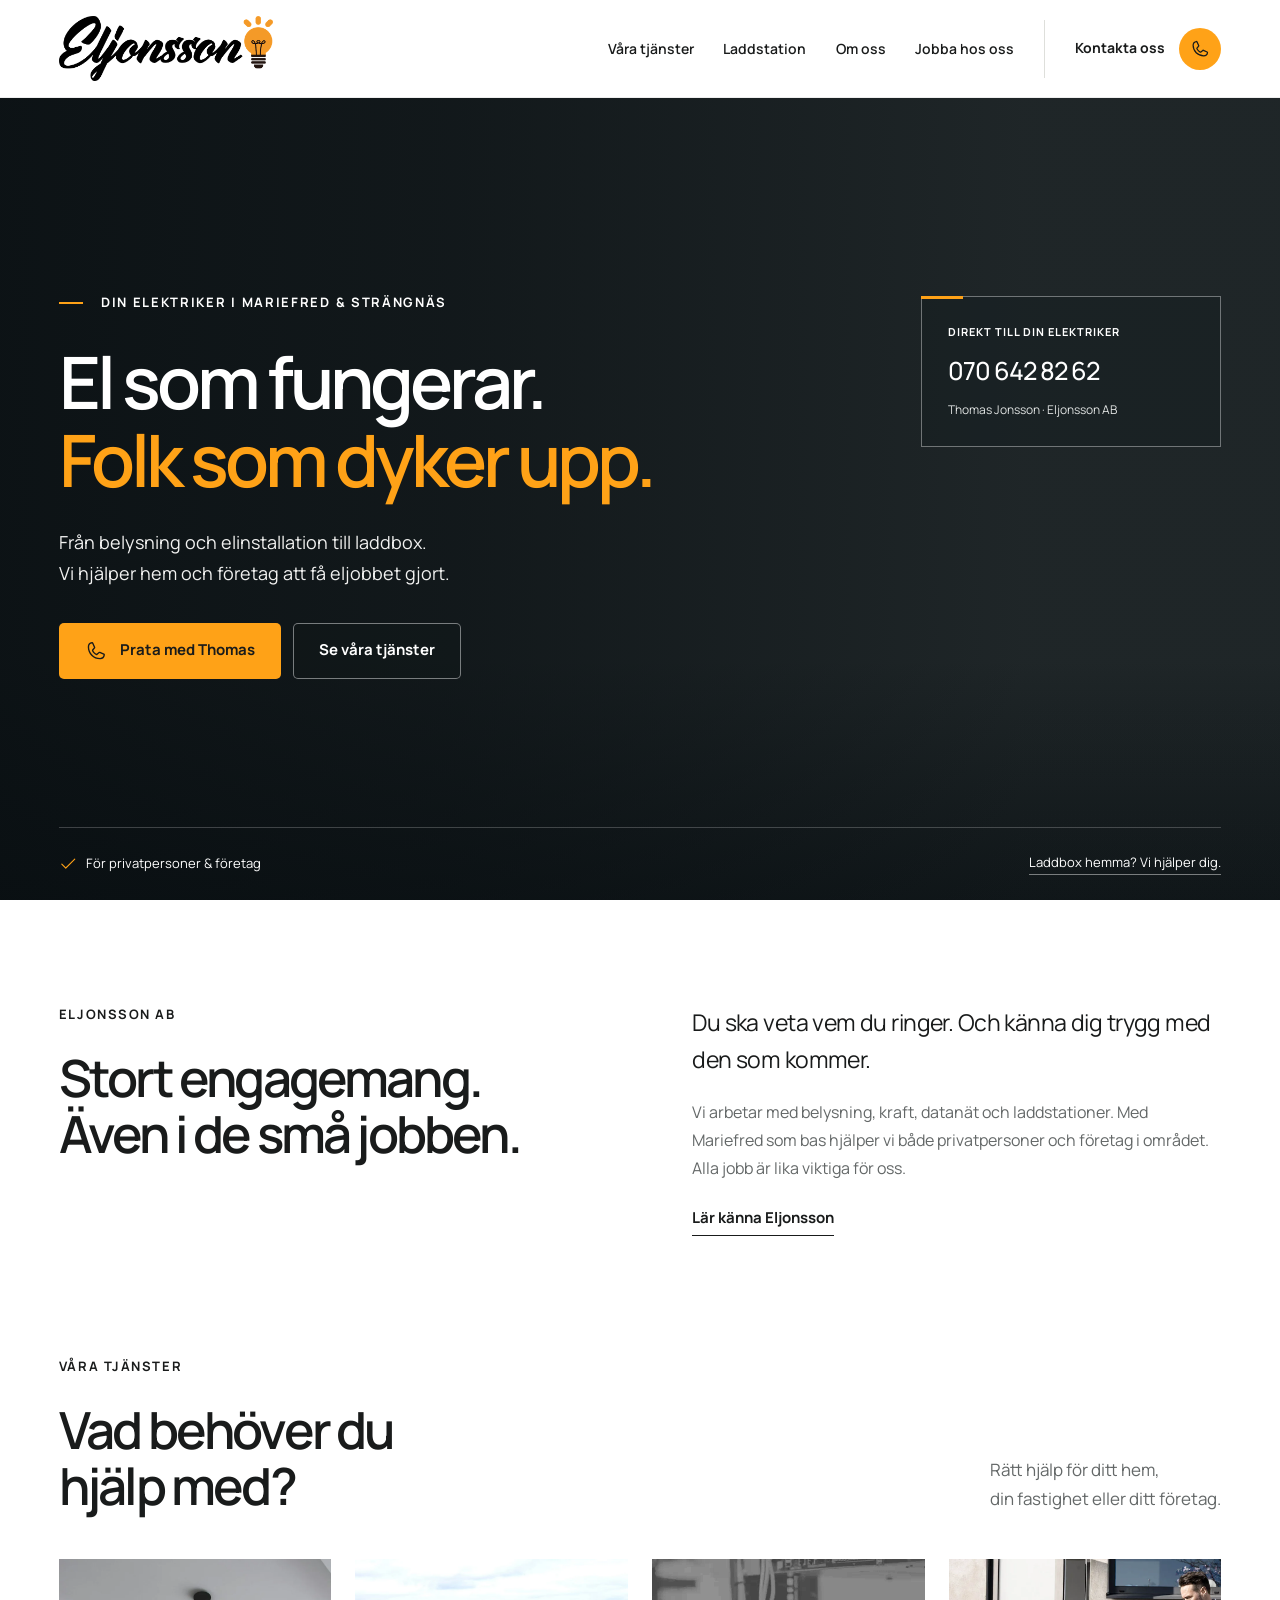
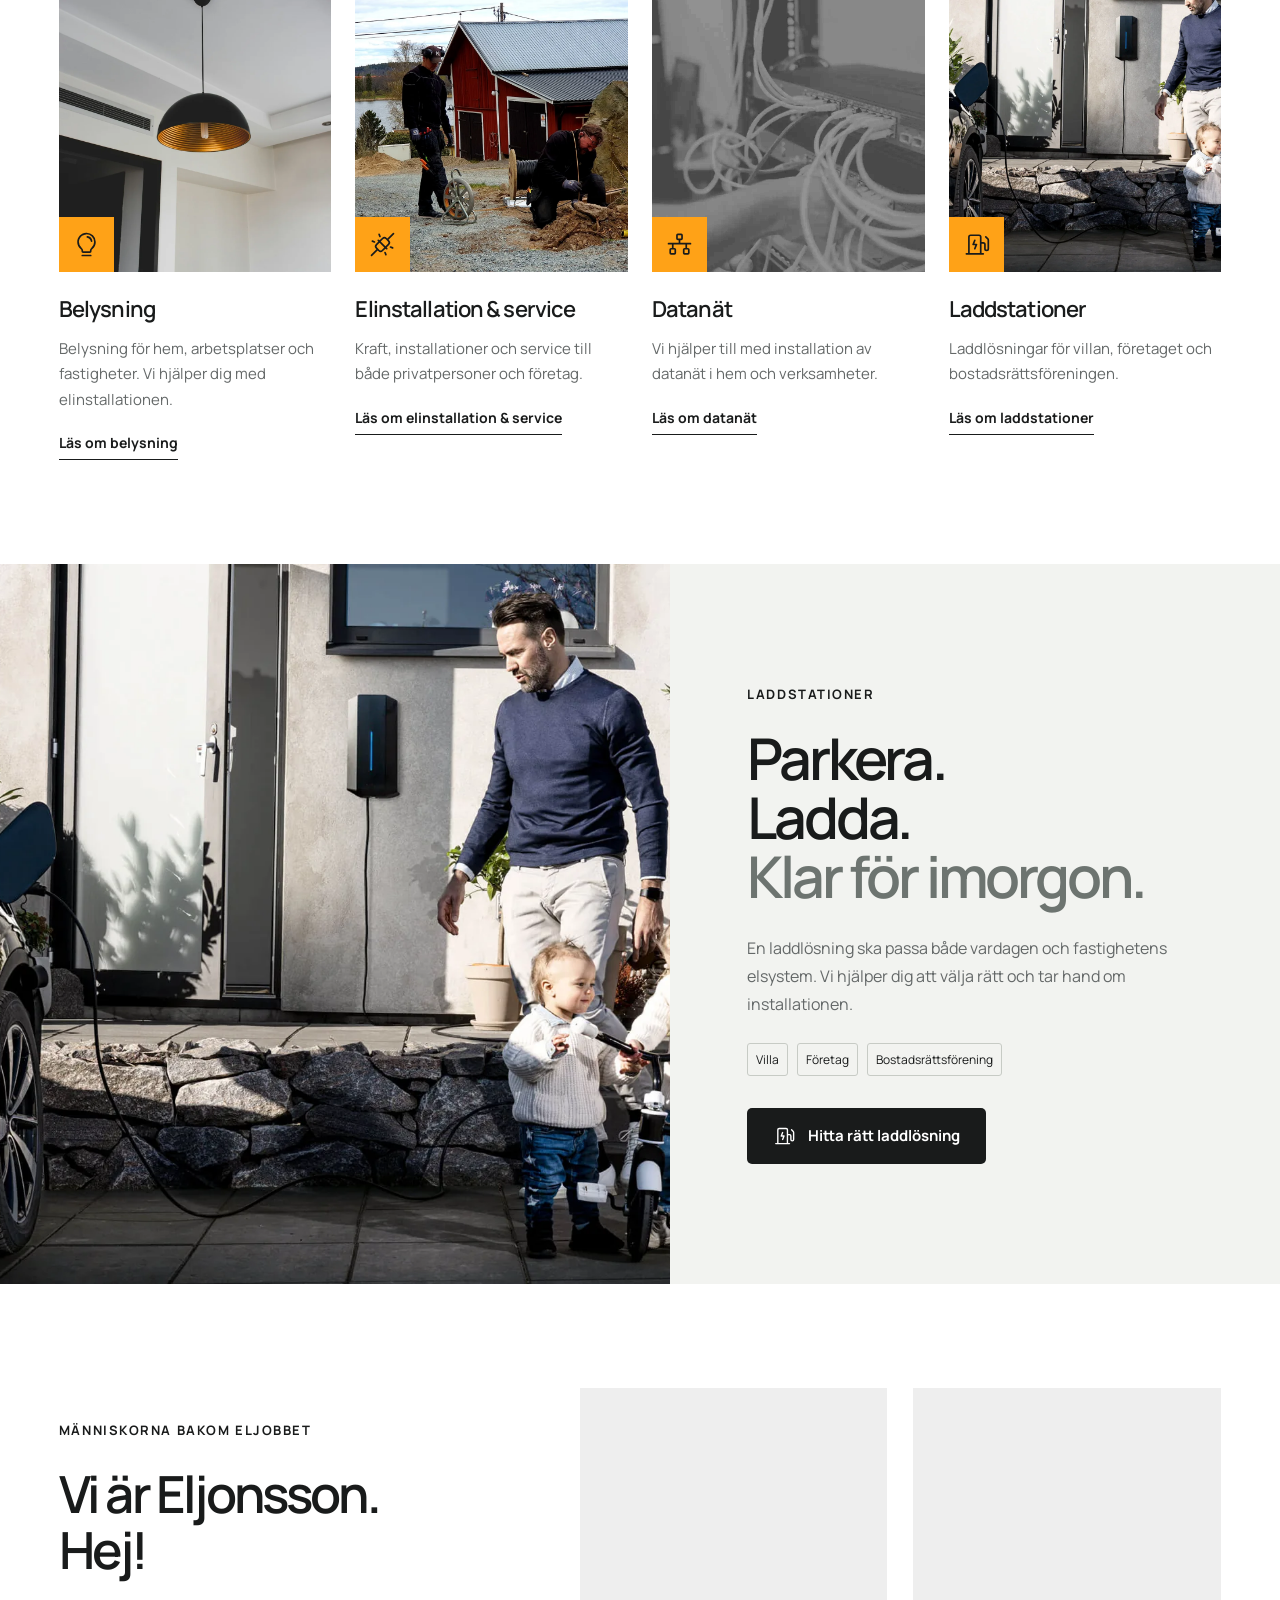
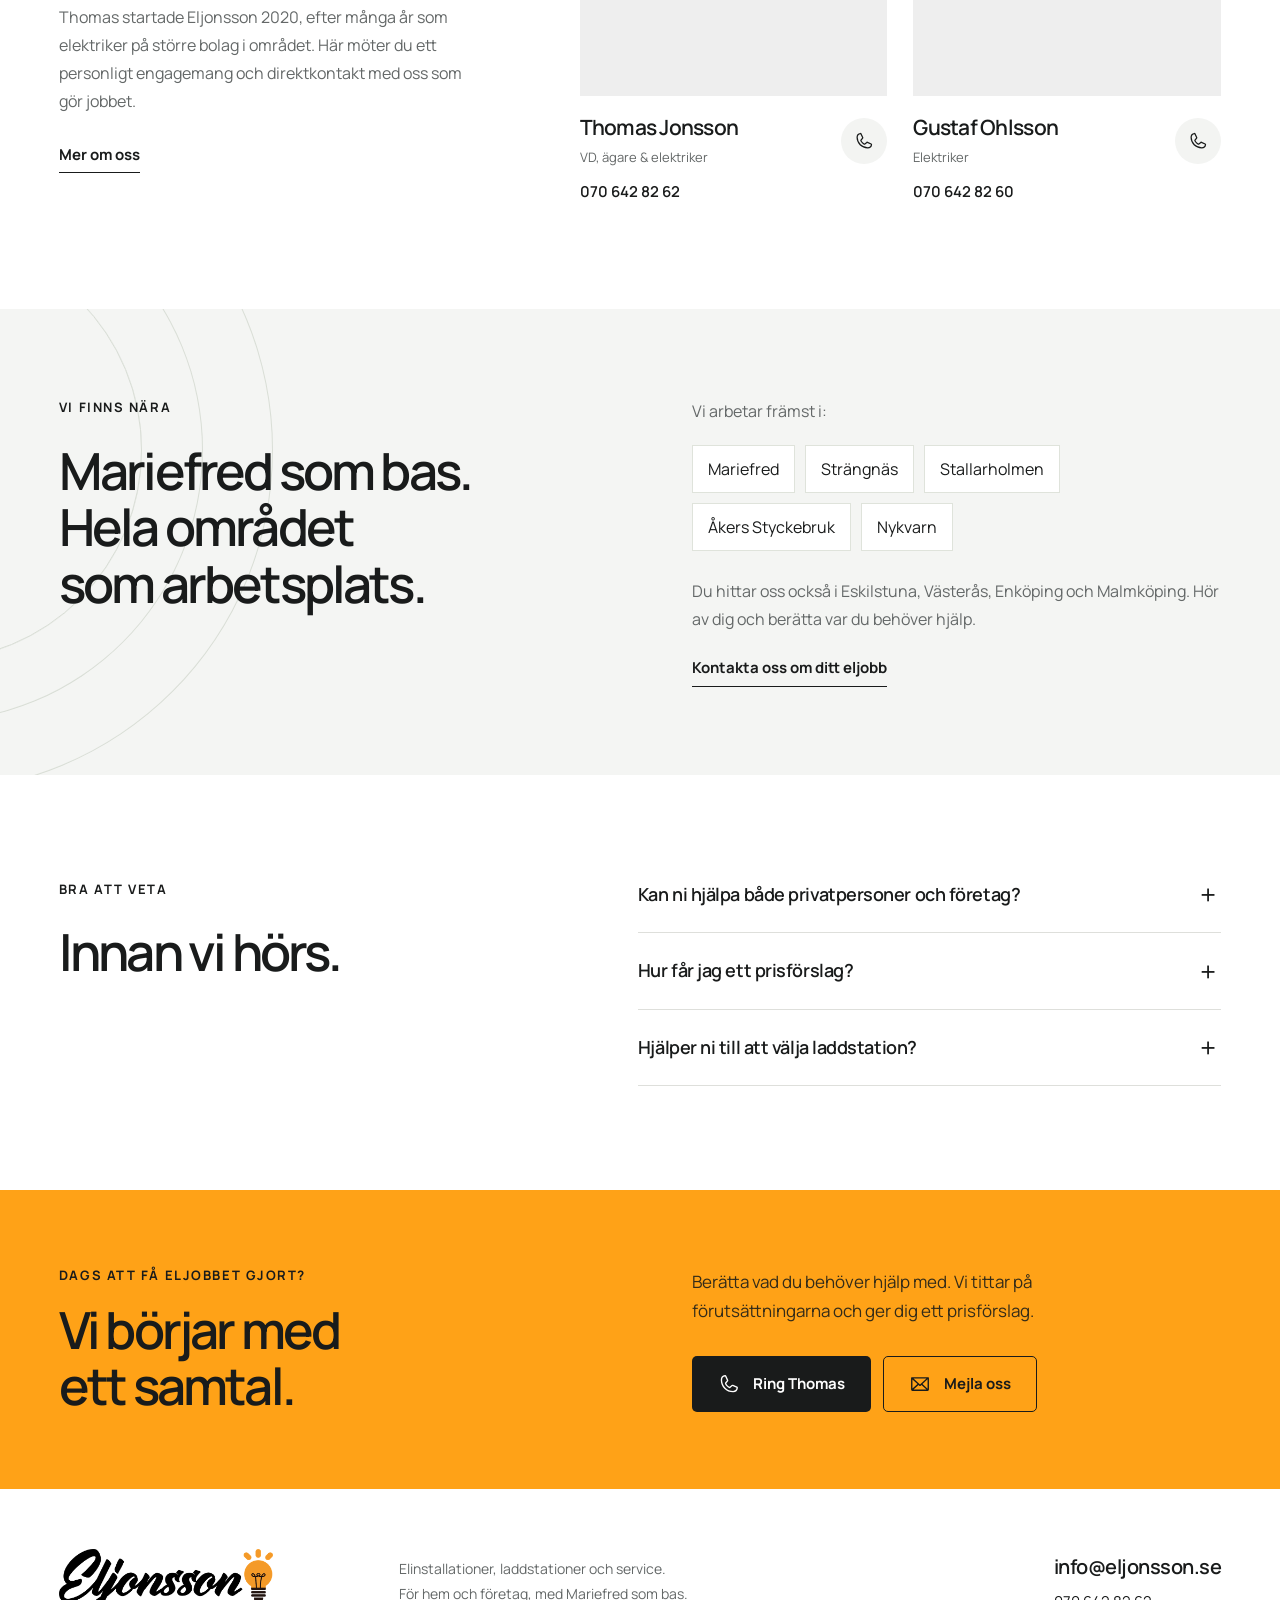
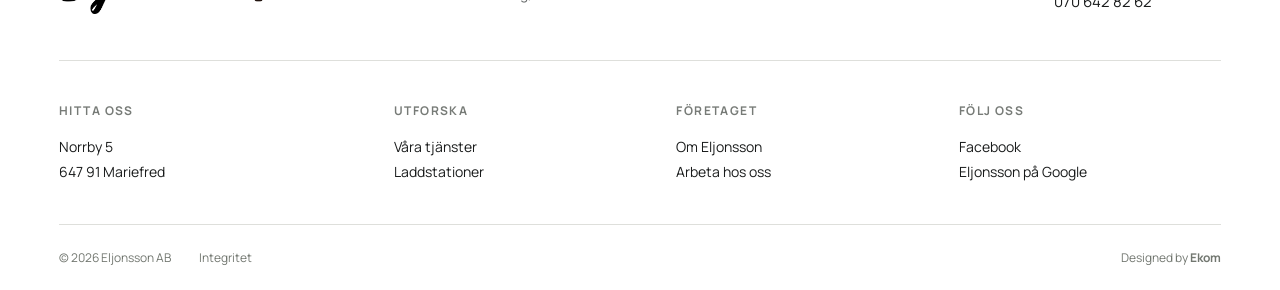
<file: index.html>
<!doctype html><html lang="sv"><head><meta charset="utf-8"><meta name="viewport" content="width=device-width, initial-scale=1"><title>Elektriker i Mariefred & Strängnäs | Eljonsson AB</title><meta name="description" content="Eljonsson hjälper privatpersoner och företag med elinstallationer, belysning, datanät och laddstationer i Mariefred, Strängnäs med omnejd."><meta name="theme-color" content="#ffa217"><link rel="canonical" href="https://eljonsson-design.carlzzon121.chatgpt.site/"><meta property="og:type" content="website"><meta property="og:locale" content="sv_SE"><meta property="og:title" content="Elektriker i Mariefred & Strängnäs | Eljonsson AB"><meta property="og:description" content="Eljonsson hjälper privatpersoner och företag med elinstallationer, belysning, datanät och laddstationer i Mariefred, Strängnäs med omnejd."><meta property="og:url" content="https://eljonsson-design.carlzzon121.chatgpt.site/"><meta property="og:image" content="https://eljonsson-design.carlzzon121.chatgpt.site/assets/hero.webp"><link rel="icon" href="assets/favicon.png"><link rel="preload" href="assets/manrope.woff2" as="font" type="font/woff2" crossorigin><link rel="stylesheet" href="styles.css"><script type="application/ld+json">{"@context": "https://schema.org", "@type": "Electrician", "name": "Eljonsson AB", "url": "https://eljonsson-design.carlzzon121.chatgpt.site", "image": "https://eljonsson-design.carlzzon121.chatgpt.site/assets/hero.webp", "email": "info@eljonsson.se", "telephone": "+46706428262", "foundingDate": "2020", "address": {"@type": "PostalAddress", "streetAddress": "Norrby 5", "postalCode": "647 91", "addressLocality": "Mariefred", "addressCountry": "SE"}, "areaServed": ["Mariefred", "Strängnäs", "Stallarholmen", "Åkers Styckebruk", "Nykvarn", "Eskilstuna", "Västerås", "Enköping", "Malmköping"], "sameAs": ["https://www.facebook.com/profile.php?id=100057179241290", "https://maps.app.goo.gl/cDeoaxo41SnonrHq8"]}</script><script src="script.js" defer></script></head><body class="home"><a class="skip" href="#main">Hoppa till innehåll</a><header class="header"><a class="brand" href="index.html" aria-label="Eljonsson – startsida"><img src="assets/logo.png" width="235" height="72" alt="Eljonsson AB"></a><nav class="desktop-nav" aria-label="Huvudmeny"><a href="tjanster.html">Våra tjänster</a><a href="laddstation.html">Laddstation</a><a href="om-oss.html">Om oss</a><a href="arbeta-hos-oss.html">Jobba hos oss</a></nav><a class="header-contact" href="kontakt.html">Kontakta oss <svg class="icon" viewBox="0 0 256 256" fill="currentColor" aria-hidden="true"><path d="M222.37,158.46l-47.11-21.11-.13-.06a16,16,0,0,0-15.17,1.4,8.12,8.12,0,0,0-.75.56L134.87,160c-15.42-7.49-31.34-23.29-38.83-38.51l20.78-24.71c.2-.25.39-.5.57-.77a16,16,0,0,0,1.32-15.06l0-.12L97.54,33.64a16,16,0,0,0-16.62-9.52A56.26,56.26,0,0,0,32,80c0,79.4,64.6,144,144,144a56.26,56.26,0,0,0,55.88-48.92A16,16,0,0,0,222.37,158.46ZM176,208A128.14,128.14,0,0,1,48,80,40.2,40.2,0,0,1,82.87,40a.61.61,0,0,0,0,.12l21,47L83.2,111.86a6.13,6.13,0,0,0-.57.77,16,16,0,0,0-1,15.7c9.06,18.53,27.73,37.06,46.46,46.11a16,16,0,0,0,15.75-1.14,8.44,8.44,0,0,0,.74-.56L168.89,152l47,21.05h0s.08,0,.11,0A40.21,40.21,0,0,1,176,208Z"/></svg></a><button class="menu-toggle" aria-expanded="false" aria-controls="mobile-menu"><svg class="icon" viewBox="0 0 256 256" fill="currentColor" aria-hidden="true"><path d="M224,128a8,8,0,0,1-8,8H40a8,8,0,0,1,0-16H216A8,8,0,0,1,224,128ZM40,72H216a8,8,0,0,0,0-16H40a8,8,0,0,0,0,16ZM216,184H40a8,8,0,0,0,0,16H216a8,8,0,0,0,0-16Z"/></svg><span>Meny</span></button></header><nav id="mobile-menu" class="mobile-menu" aria-label="Mobilmeny" hidden><a href="tjanster.html">Våra tjänster</a><a href="laddstation.html">Laddstation</a><a href="om-oss.html">Om oss</a><a href="arbeta-hos-oss.html">Jobba hos oss</a><a href="kontakt.html">Kontakt</a><a class="mobile-phone" href="tel:+46706428262"><svg class="icon" viewBox="0 0 256 256" fill="currentColor" aria-hidden="true"><path d="M222.37,158.46l-47.11-21.11-.13-.06a16,16,0,0,0-15.17,1.4,8.12,8.12,0,0,0-.75.56L134.87,160c-15.42-7.49-31.34-23.29-38.83-38.51l20.78-24.71c.2-.25.39-.5.57-.77a16,16,0,0,0,1.32-15.06l0-.12L97.54,33.64a16,16,0,0,0-16.62-9.52A56.26,56.26,0,0,0,32,80c0,79.4,64.6,144,144,144a56.26,56.26,0,0,0,55.88-48.92A16,16,0,0,0,222.37,158.46ZM176,208A128.14,128.14,0,0,1,48,80,40.2,40.2,0,0,1,82.87,40a.61.61,0,0,0,0,.12l21,47L83.2,111.86a6.13,6.13,0,0,0-.57.77,16,16,0,0,0-1,15.7c9.06,18.53,27.73,37.06,46.46,46.11a16,16,0,0,0,15.75-1.14,8.44,8.44,0,0,0,.74-.56L168.89,152l47,21.05h0s.08,0,.11,0A40.21,40.21,0,0,1,176,208Z"/></svg>070 642 82 62</a><a class="mobile-email" href="mailto:info@eljonsson.se">info@eljonsson.se</a></nav><main id="main"><section class="hero"><picture><source media="(max-width: 640px)" srcset="assets/hero-mobile.webp"><img class="hero-image" src="assets/hero.webp" alt="Elektriker i arbete med en elinstallation" loading="eager" decoding="async" fetchpriority="high" width="1200" height="800"></picture><div class="hero-shade"></div><div class="hero-content wrap"><div class="hero-copy"><span class="eyebrow hero-eyebrow">Din elektriker i Mariefred & Strängnäs</span><h1>El som fungerar.<br><span>Folk som<br class="mobile-break"> dyker upp.</span></h1><p>Från belysning och elinstallation till laddbox.<br class="desktop-break"> Vi hjälper hem och företag att få eljobbet gjort.</p><div class="actions"><a class="button primary" href="tel:+46706428262"><svg class="icon" viewBox="0 0 256 256" fill="currentColor" aria-hidden="true"><path d="M222.37,158.46l-47.11-21.11-.13-.06a16,16,0,0,0-15.17,1.4,8.12,8.12,0,0,0-.75.56L134.87,160c-15.42-7.49-31.34-23.29-38.83-38.51l20.78-24.71c.2-.25.39-.5.57-.77a16,16,0,0,0,1.32-15.06l0-.12L97.54,33.64a16,16,0,0,0-16.62-9.52A56.26,56.26,0,0,0,32,80c0,79.4,64.6,144,144,144a56.26,56.26,0,0,0,55.88-48.92A16,16,0,0,0,222.37,158.46ZM176,208A128.14,128.14,0,0,1,48,80,40.2,40.2,0,0,1,82.87,40a.61.61,0,0,0,0,.12l21,47L83.2,111.86a6.13,6.13,0,0,0-.57.77,16,16,0,0,0-1,15.7c9.06,18.53,27.73,37.06,46.46,46.11a16,16,0,0,0,15.75-1.14,8.44,8.44,0,0,0,.74-.56L168.89,152l47,21.05h0s.08,0,.11,0A40.21,40.21,0,0,1,176,208Z"/></svg>Prata med Thomas</a><a class="button outline" href="tjanster.html">Se våra tjänster</a></div></div><div class="hero-contact"><span class="eyebrow">Direkt till din elektriker</span><a href="tel:+46706428262">070 642 82 62</a><span>Thomas Jonsson · Eljonsson AB</span></div></div><div class="hero-base wrap"><span><svg class="icon" viewBox="0 0 256 256" fill="currentColor" aria-hidden="true"><path d="M229.66,77.66l-128,128a8,8,0,0,1-11.32,0l-56-56a8,8,0,0,1,11.32-11.32L96,188.69,218.34,66.34a8,8,0,0,1,11.32,11.32Z"/></svg>För privatpersoner & företag</span><a href="laddstation.html">Laddbox hemma? Vi hjälper dig.</a></div></section>
<section class="intro-section section wrap"><div><span class="eyebrow">Eljonsson AB</span><h2>Stort engagemang.<br>Även i de små jobben.</h2></div><div class="intro-copy"><p class="lead">Du ska veta vem du ringer. Och känna dig trygg med den som kommer.</p><p>Vi arbetar med belysning, kraft, datanät och laddstationer. Med Mariefred som bas hjälper vi både privatpersoner och företag i området. Alla jobb är lika viktiga för oss.</p><a class="text-link" href="om-oss.html">Lär känna Eljonsson</a></div></section>
<section class="services section wrap" id="tjanster"><div class="section-head"><div><span class="eyebrow">Våra tjänster</span><h2>Vad behöver du<br>hjälp med?</h2></div><p>Rätt hjälp för ditt hem,<br>din fastighet eller ditt företag.</p></div><div class="service-grid"><a class="service-card" href="belysning.html"><div class="service-photo"><img class="" src="assets/belysning.webp" alt="Belysning" loading="lazy" decoding="async" width="1200" height="800"><span class="service-icon"><svg class="icon" viewBox="0 0 256 256" fill="currentColor" aria-hidden="true"><path d="M176,232a8,8,0,0,1-8,8H88a8,8,0,0,1,0-16h80A8,8,0,0,1,176,232Zm40-128a87.55,87.55,0,0,1-33.64,69.21A16.24,16.24,0,0,0,176,186v6a16,16,0,0,1-16,16H96a16,16,0,0,1-16-16v-6a16,16,0,0,0-6.23-12.66A87.59,87.59,0,0,1,40,104.49C39.74,56.83,78.26,17.14,125.88,16A88,88,0,0,1,216,104Zm-16,0a72,72,0,0,0-73.74-72c-39,.92-70.47,33.39-70.26,72.39a71.65,71.65,0,0,0,27.64,56.3A32,32,0,0,1,96,186v6h64v-6a32.15,32.15,0,0,1,12.47-25.35A71.65,71.65,0,0,0,200,104Zm-16.11-9.34a57.6,57.6,0,0,0-46.56-46.55,8,8,0,0,0-2.66,15.78c16.57,2.79,30.63,16.85,33.44,33.45A8,8,0,0,0,176,104a9,9,0,0,0,1.35-.11A8,8,0,0,0,183.89,94.66Z"/></svg></span></div><h3>Belysning</h3><p>Belysning för hem, arbetsplatser och fastigheter. Vi hjälper dig med elinstallationen.</p><span class="text-link">Läs om belysning</span></a><a class="service-card" href="elinstallation.html"><div class="service-photo"><img class="" src="assets/elinstallation.webp" alt="Elinstallation &amp; service" loading="lazy" decoding="async" width="1200" height="800"><span class="service-icon"><svg class="icon" viewBox="0 0 256 256" fill="currentColor" aria-hidden="true"><path d="M237.66,18.34a8,8,0,0,0-11.32,0l-52.4,52.41-5.37-5.38a32.05,32.05,0,0,0-45.26,0L100,88.69l-6.34-6.35A8,8,0,0,0,82.34,93.66L88.69,100,65.37,123.31a32,32,0,0,0,0,45.26l5.38,5.37-52.41,52.4a8,8,0,0,0,11.32,11.32l52.4-52.41,5.37,5.38a32,32,0,0,0,45.26,0L156,167.31l6.34,6.35a8,8,0,0,0,11.32-11.32L167.31,156l23.32-23.31a32,32,0,0,0,0-45.26l-5.38-5.37,52.41-52.4A8,8,0,0,0,237.66,18.34Zm-116.29,161a16,16,0,0,1-22.62,0L76.69,157.25a16,16,0,0,1,0-22.62L100,111.31,144.69,156Zm57.94-57.94L156,144.69,111.31,100l23.32-23.31a16,16,0,0,1,22.62,0l22.06,22A16,16,0,0,1,179.31,121.37ZM88.57,35A8,8,0,0,1,103.43,29l8,20A8,8,0,0,1,96.57,55ZM24.57,93A8,8,0,0,1,35,88.57l20,8A8,8,0,0,1,49,111.43l-20-8A8,8,0,0,1,24.57,93ZM231.43,163a8,8,0,0,1-10.4,4.46l-20-8A8,8,0,1,1,207,144.57l20,8A8,8,0,0,1,231.43,163Zm-64,58.06A8,8,0,0,1,152.57,227l-8-20A8,8,0,0,1,159.43,201Z"/></svg></span></div><h3>Elinstallation & service</h3><p>Kraft, installationer och service till både privatpersoner och företag.</p><span class="text-link">Läs om elinstallation & service</span></a><a class="service-card" href="datanat.html"><div class="service-photo"><img class="" src="assets/datanat.webp" alt="Datanät" loading="lazy" decoding="async" width="1200" height="800"><span class="service-icon"><svg class="icon" viewBox="0 0 256 256" fill="currentColor" aria-hidden="true"><path d="M232,112H136V88h8a16,16,0,0,0,16-16V40a16,16,0,0,0-16-16H112A16,16,0,0,0,96,40V72a16,16,0,0,0,16,16h8v24H24a8,8,0,0,0,0,16H56v32H48a16,16,0,0,0-16,16v32a16,16,0,0,0,16,16H80a16,16,0,0,0,16-16V176a16,16,0,0,0-16-16H72V128H184v32h-8a16,16,0,0,0-16,16v32a16,16,0,0,0,16,16h32a16,16,0,0,0,16-16V176a16,16,0,0,0-16-16h-8V128h32a8,8,0,0,0,0-16ZM112,40h32V72H112ZM80,208H48V176H80Zm128,0H176V176h32Z"/></svg></span></div><h3>Datanät</h3><p>Vi hjälper till med installation av datanät i hem och verksamheter.</p><span class="text-link">Läs om datanät</span></a><a class="service-card" href="laddstation.html"><div class="service-photo"><img class="" src="assets/laddstation.webp" alt="Laddstationer" loading="lazy" decoding="async" width="1200" height="800"><span class="service-icon"><svg class="icon" viewBox="0 0 256 256" fill="currentColor" aria-hidden="true"><path d="M134.62,123.51a8,8,0,0,1,.81,7.46l-16,40A8,8,0,0,1,104.57,165l11.61-29H96a8,8,0,0,1-7.43-11l16-40A8,8,0,1,1,119.43,91l-11.61,29H128A8,8,0,0,1,134.62,123.51ZM248,86.63V168a24,24,0,0,1-48,0V128a8,8,0,0,0-8-8H176v88h16a8,8,0,0,1,0,16H32a8,8,0,0,1,0-16H48V56A24,24,0,0,1,72,32h80a24,24,0,0,1,24,24v48h16a24,24,0,0,1,24,24v40a8,8,0,0,0,16,0V86.63A8,8,0,0,0,229.66,81L210.34,61.66a8,8,0,0,1,11.32-11.32L241,69.66A23.85,23.85,0,0,1,248,86.63ZM160,208V56a8,8,0,0,0-8-8H72a8,8,0,0,0-8,8V208Z"/></svg></span></div><h3>Laddstationer</h3><p>Laddlösningar för villan, företaget och bostadsrättsföreningen.</p><span class="text-link">Läs om laddstationer</span></a></div></section>
<section class="charging-feature"><div class="charging-image"><img class="" src="assets/laddstation.webp" alt="Laddstation för elbil vid en bostad" loading="lazy" decoding="async" width="1200" height="800"></div><div class="charging-copy"><span class="eyebrow">Laddstationer</span><h2>Parkera.<br>Ladda.<br><span>Klar för imorgon.</span></h2><p>En laddlösning ska passa både vardagen och fastighetens elsystem. Vi hjälper dig att välja rätt och tar hand om installationen.</p><div class="audience"><span>Villa</span><span>Företag</span><span>Bostadsrättsförening</span></div><a class="button dark" href="laddstation.html"><svg class="icon" viewBox="0 0 256 256" fill="currentColor" aria-hidden="true"><path d="M134.62,123.51a8,8,0,0,1,.81,7.46l-16,40A8,8,0,0,1,104.57,165l11.61-29H96a8,8,0,0,1-7.43-11l16-40A8,8,0,1,1,119.43,91l-11.61,29H128A8,8,0,0,1,134.62,123.51ZM248,86.63V168a24,24,0,0,1-48,0V128a8,8,0,0,0-8-8H176v88h16a8,8,0,0,1,0,16H32a8,8,0,0,1,0-16H48V56A24,24,0,0,1,72,32h80a24,24,0,0,1,24,24v48h16a24,24,0,0,1,24,24v40a8,8,0,0,0,16,0V86.63A8,8,0,0,0,229.66,81L210.34,61.66a8,8,0,0,1,11.32-11.32L241,69.66A23.85,23.85,0,0,1,248,86.63ZM160,208V56a8,8,0,0,0-8-8H72a8,8,0,0,0-8,8V208Z"/></svg>Hitta rätt laddlösning</a></div></section>
<section class="section wrap people-section"><div class="people-intro"><span class="eyebrow">Människorna bakom eljobbet</span><h2>Vi är Eljonsson.<br>Hej!</h2><p>Thomas startade Eljonsson 2020, efter många år som elektriker på större bolag i området. Här möter du ett personligt engagemang och direktkontakt med oss som gör jobbet.</p><a class="text-link" href="om-oss.html">Mer om oss</a></div><div class="team-grid"><article class="person"><img class="" src="assets/thomas.webp" alt="Thomas Jonsson, ägare och elektriker på Eljonsson" loading="lazy" decoding="async" width="1200" height="800"><div class="person-caption"><div><h3>Thomas Jonsson</h3><p>VD, ägare & elektriker</p></div><a href="tel:+46706428262" aria-label="Ring Thomas Jonsson"><svg class="icon" viewBox="0 0 256 256" fill="currentColor" aria-hidden="true"><path d="M222.37,158.46l-47.11-21.11-.13-.06a16,16,0,0,0-15.17,1.4,8.12,8.12,0,0,0-.75.56L134.87,160c-15.42-7.49-31.34-23.29-38.83-38.51l20.78-24.71c.2-.25.39-.5.57-.77a16,16,0,0,0,1.32-15.06l0-.12L97.54,33.64a16,16,0,0,0-16.62-9.52A56.26,56.26,0,0,0,32,80c0,79.4,64.6,144,144,144a56.26,56.26,0,0,0,55.88-48.92A16,16,0,0,0,222.37,158.46ZM176,208A128.14,128.14,0,0,1,48,80,40.2,40.2,0,0,1,82.87,40a.61.61,0,0,0,0,.12l21,47L83.2,111.86a6.13,6.13,0,0,0-.57.77,16,16,0,0,0-1,15.7c9.06,18.53,27.73,37.06,46.46,46.11a16,16,0,0,0,15.75-1.14,8.44,8.44,0,0,0,.74-.56L168.89,152l47,21.05h0s.08,0,.11,0A40.21,40.21,0,0,1,176,208Z"/></svg></a></div><a class="person-number" href="tel:+46706428262">070 642 82 62</a></article><article class="person"><img class="" src="assets/gustaf.webp" alt="Gustaf Ohlsson, elektriker på Eljonsson" loading="lazy" decoding="async" width="1200" height="800"><div class="person-caption"><div><h3>Gustaf Ohlsson</h3><p>Elektriker</p></div><a href="tel:+46706428260" aria-label="Ring Gustaf Ohlsson"><svg class="icon" viewBox="0 0 256 256" fill="currentColor" aria-hidden="true"><path d="M222.37,158.46l-47.11-21.11-.13-.06a16,16,0,0,0-15.17,1.4,8.12,8.12,0,0,0-.75.56L134.87,160c-15.42-7.49-31.34-23.29-38.83-38.51l20.78-24.71c.2-.25.39-.5.57-.77a16,16,0,0,0,1.32-15.06l0-.12L97.54,33.64a16,16,0,0,0-16.62-9.52A56.26,56.26,0,0,0,32,80c0,79.4,64.6,144,144,144a56.26,56.26,0,0,0,55.88-48.92A16,16,0,0,0,222.37,158.46ZM176,208A128.14,128.14,0,0,1,48,80,40.2,40.2,0,0,1,82.87,40a.61.61,0,0,0,0,.12l21,47L83.2,111.86a6.13,6.13,0,0,0-.57.77,16,16,0,0,0-1,15.7c9.06,18.53,27.73,37.06,46.46,46.11a16,16,0,0,0,15.75-1.14,8.44,8.44,0,0,0,.74-.56L168.89,152l47,21.05h0s.08,0,.11,0A40.21,40.21,0,0,1,176,208Z"/></svg></a></div><a class="person-number" href="tel:+46706428260">070 642 82 60</a></article></div></section>
<section class="area-section"><div class="wrap area-inner"><div><span class="eyebrow">Vi finns nära</span><h2>Mariefred som bas.<br>Hela området<br>som arbetsplats.</h2></div><div><p>Vi arbetar främst i:</p><div class="area-tags"><span>Mariefred</span><span>Strängnäs</span><span>Stallarholmen</span><span>Åkers Styckebruk</span><span>Nykvarn</span></div><p>Du hittar oss också i Eskilstuna, Västerås, Enköping och Malmköping. Hör av dig och berätta var du behöver hjälp.</p><a class="text-link" href="kontakt.html">Kontakta oss om ditt eljobb</a></div></div></section>
<section class="section wrap faq-section"><div><span class="eyebrow">Bra att veta</span><h2>Innan vi hörs.</h2></div><div class="faq-list"><details><summary>Kan ni hjälpa både privatpersoner och företag?</summary><p>Ja. Vi gör elinstallationer, installerar laddstationer och arbetar med data och service för både privatpersoner och företag.</p></details><details><summary>Hur får jag ett prisförslag?</summary><p>Ring Thomas eller Gustaf, eller mejla info@eljonsson.se. Berätta vad du behöver hjälp med och var jobbet ska göras. Vi tittar på förutsättningarna och ger dig ett prisförslag.</p></details><details><summary>Hjälper ni till att välja laddstation?</summary><p>Ja. Vi hjälper dig genom processen, från val av laddstation som passar behovet och fastighetens elsystem till installation.</p></details></div></section><section class="contact-band"><div class="wrap contact-band-inner"><div><span class="eyebrow">Dags att få eljobbet gjort?</span><h2>Vi börjar med<br>ett samtal.</h2></div><div><p>Berätta vad du behöver hjälp med. Vi tittar på förutsättningarna och ger dig ett prisförslag.</p><div class="actions"><a class="button dark" href="tel:+46706428262"><svg class="icon" viewBox="0 0 256 256" fill="currentColor" aria-hidden="true"><path d="M222.37,158.46l-47.11-21.11-.13-.06a16,16,0,0,0-15.17,1.4,8.12,8.12,0,0,0-.75.56L134.87,160c-15.42-7.49-31.34-23.29-38.83-38.51l20.78-24.71c.2-.25.39-.5.57-.77a16,16,0,0,0,1.32-15.06l0-.12L97.54,33.64a16,16,0,0,0-16.62-9.52A56.26,56.26,0,0,0,32,80c0,79.4,64.6,144,144,144a56.26,56.26,0,0,0,55.88-48.92A16,16,0,0,0,222.37,158.46ZM176,208A128.14,128.14,0,0,1,48,80,40.2,40.2,0,0,1,82.87,40a.61.61,0,0,0,0,.12l21,47L83.2,111.86a6.13,6.13,0,0,0-.57.77,16,16,0,0,0-1,15.7c9.06,18.53,27.73,37.06,46.46,46.11a16,16,0,0,0,15.75-1.14,8.44,8.44,0,0,0,.74-.56L168.89,152l47,21.05h0s.08,0,.11,0A40.21,40.21,0,0,1,176,208Z"/></svg>Ring Thomas</a><a class="button outline-dark" href="mailto:info@eljonsson.se"><svg class="icon" viewBox="0 0 256 256" fill="currentColor" aria-hidden="true"><path d="M224,48H32a8,8,0,0,0-8,8V192a16,16,0,0,0,16,16H216a16,16,0,0,0,16-16V56A8,8,0,0,0,224,48Zm-96,85.15L52.57,64H203.43ZM98.71,128,40,181.81V74.19Zm11.84,10.85,12,11.05a8,8,0,0,0,10.82,0l12-11.05,58,53.15H52.57ZM157.29,128,216,74.18V181.82Z"/></svg>Mejla oss</a></div></div></div></section></main><footer class="footer"><div class="footer-top wrap"><a href="index.html" class="brand"><img src="assets/logo.png" width="235" height="72" alt="Eljonsson AB"></a><p>Elinstallationer, laddstationer och service.<br>För hem och företag, med Mariefred som bas.</p><div class="footer-contact"><a href="mailto:info@eljonsson.se">info@eljonsson.se</a><a href="tel:+46706428262">070 642 82 62</a></div></div><div class="footer-mid wrap"><div><span class="eyebrow">Hitta oss</span><a href="https://maps.app.goo.gl/cDeoaxo41SnonrHq8" target="_blank" rel="noopener">Norrby 5<br>647 91 Mariefred</a></div><div><span class="eyebrow">Utforska</span><a href="tjanster.html">Våra tjänster</a><a href="laddstation.html">Laddstationer</a></div><div><span class="eyebrow">Företaget</span><a href="om-oss.html">Om Eljonsson</a><a href="arbeta-hos-oss.html">Arbeta hos oss</a></div><div><span class="eyebrow">Följ oss</span><a href="https://www.facebook.com/profile.php?id=100057179241290" target="_blank" rel="noopener">Facebook</a><a href="https://maps.app.goo.gl/cDeoaxo41SnonrHq8" target="_blank" rel="noopener">Eljonsson på Google</a></div></div><div class="footer-bottom wrap"><span>© 2026 Eljonsson AB</span><a href="integritet.html">Integritet</a><span class="credit">Designed by <a href="https://ekom.se" target="_blank" rel="noopener">Ekom</a></span></div></footer><div class="mobile-dock"><a href="tel:+46706428262"><svg class="icon" viewBox="0 0 256 256" fill="currentColor" aria-hidden="true"><path d="M222.37,158.46l-47.11-21.11-.13-.06a16,16,0,0,0-15.17,1.4,8.12,8.12,0,0,0-.75.56L134.87,160c-15.42-7.49-31.34-23.29-38.83-38.51l20.78-24.71c.2-.25.39-.5.57-.77a16,16,0,0,0,1.32-15.06l0-.12L97.54,33.64a16,16,0,0,0-16.62-9.52A56.26,56.26,0,0,0,32,80c0,79.4,64.6,144,144,144a56.26,56.26,0,0,0,55.88-48.92A16,16,0,0,0,222.37,158.46ZM176,208A128.14,128.14,0,0,1,48,80,40.2,40.2,0,0,1,82.87,40a.61.61,0,0,0,0,.12l21,47L83.2,111.86a6.13,6.13,0,0,0-.57.77,16,16,0,0,0-1,15.7c9.06,18.53,27.73,37.06,46.46,46.11a16,16,0,0,0,15.75-1.14,8.44,8.44,0,0,0,.74-.56L168.89,152l47,21.05h0s.08,0,.11,0A40.21,40.21,0,0,1,176,208Z"/></svg>Ring Thomas</a><a href="mailto:info@eljonsson.se"><svg class="icon" viewBox="0 0 256 256" fill="currentColor" aria-hidden="true"><path d="M224,48H32a8,8,0,0,0-8,8V192a16,16,0,0,0,16,16H216a16,16,0,0,0,16-16V56A8,8,0,0,0,224,48Zm-96,85.15L52.57,64H203.43ZM98.71,128,40,181.81V74.19Zm11.84,10.85,12,11.05a8,8,0,0,0,10.82,0l12-11.05,58,53.15H52.57ZM157.29,128,216,74.18V181.82Z"/></svg>Mejla oss</a></div></body></html>
</file>
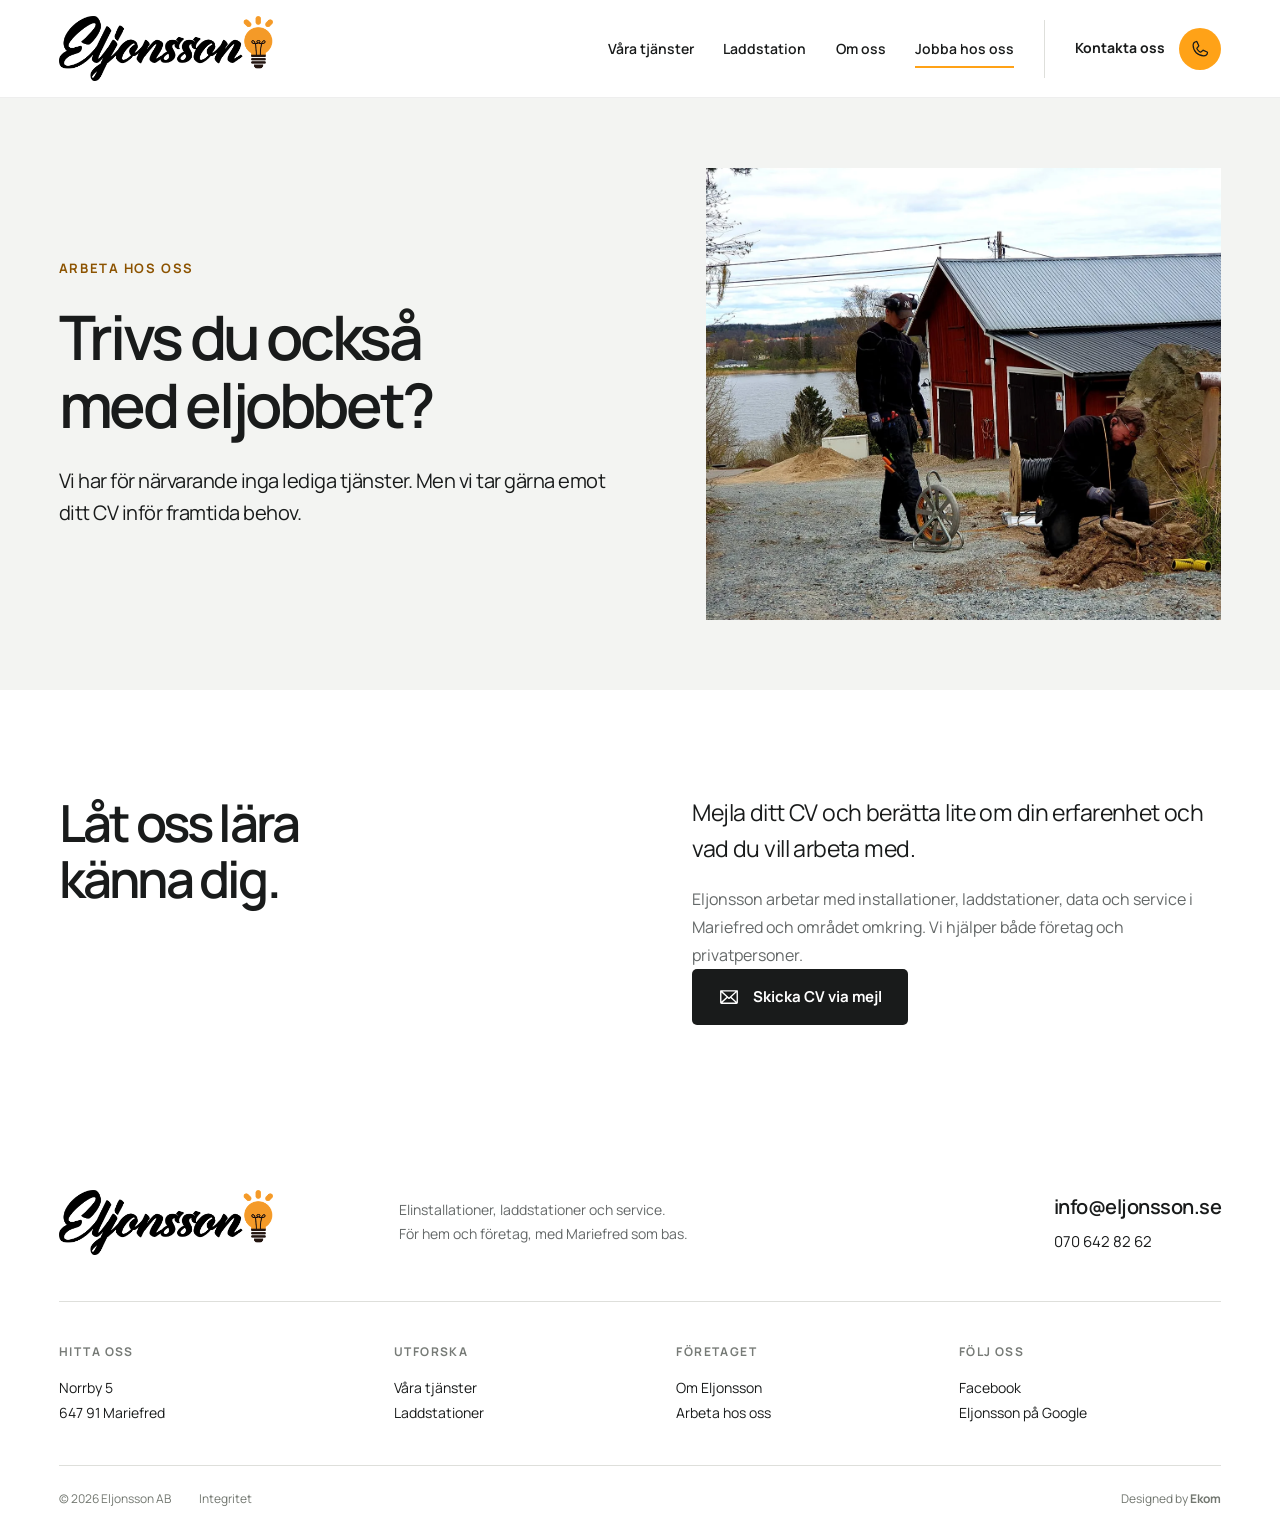
<file: arbeta-hos-oss.html>
<!doctype html><html lang="sv"><head><meta charset="utf-8"><meta name="viewport" content="width=device-width, initial-scale=1"><title>Arbeta hos Eljonsson | Eljonsson AB</title><meta name="description" content="Vill du arbeta som elektriker på Eljonsson? Alla tjänster är för närvarande tillsatta, men skicka gärna ditt CV inför framtida behov."><meta name="theme-color" content="#ffa217"><link rel="canonical" href="https://eljonsson-design.carlzzon121.chatgpt.site/arbeta-hos-oss.html"><meta property="og:type" content="website"><meta property="og:locale" content="sv_SE"><meta property="og:title" content="Arbeta hos Eljonsson | Eljonsson AB"><meta property="og:description" content="Vill du arbeta som elektriker på Eljonsson? Alla tjänster är för närvarande tillsatta, men skicka gärna ditt CV inför framtida behov."><meta property="og:url" content="https://eljonsson-design.carlzzon121.chatgpt.site/arbeta-hos-oss.html"><meta property="og:image" content="https://eljonsson-design.carlzzon121.chatgpt.site/assets/hero.webp"><link rel="icon" href="assets/favicon.png"><link rel="preload" href="assets/manrope.woff2" as="font" type="font/woff2" crossorigin><link rel="stylesheet" href="styles.css"><script type="application/ld+json">{"@context": "https://schema.org", "@type": "Electrician", "name": "Eljonsson AB", "url": "https://eljonsson-design.carlzzon121.chatgpt.site", "image": "https://eljonsson-design.carlzzon121.chatgpt.site/assets/hero.webp", "email": "info@eljonsson.se", "telephone": "+46706428262", "foundingDate": "2020", "address": {"@type": "PostalAddress", "streetAddress": "Norrby 5", "postalCode": "647 91", "addressLocality": "Mariefred", "addressCountry": "SE"}, "areaServed": ["Mariefred", "Strängnäs", "Stallarholmen", "Åkers Styckebruk", "Nykvarn", "Eskilstuna", "Västerås", "Enköping", "Malmköping"], "sameAs": ["https://www.facebook.com/profile.php?id=100057179241290", "https://maps.app.goo.gl/cDeoaxo41SnonrHq8"]}</script><script src="script.js" defer></script></head><body class="subpage"><a class="skip" href="#main">Hoppa till innehåll</a><header class="header"><a class="brand" href="index.html" aria-label="Eljonsson – startsida"><img src="assets/logo.png" width="235" height="72" alt="Eljonsson AB"></a><nav class="desktop-nav" aria-label="Huvudmeny"><a href="tjanster.html">Våra tjänster</a><a href="laddstation.html">Laddstation</a><a href="om-oss.html">Om oss</a><a href="arbeta-hos-oss.html" aria-current="page">Jobba hos oss</a></nav><a class="header-contact" href="kontakt.html">Kontakta oss <svg class="icon" viewBox="0 0 256 256" fill="currentColor" aria-hidden="true"><path d="M222.37,158.46l-47.11-21.11-.13-.06a16,16,0,0,0-15.17,1.4,8.12,8.12,0,0,0-.75.56L134.87,160c-15.42-7.49-31.34-23.29-38.83-38.51l20.78-24.71c.2-.25.39-.5.57-.77a16,16,0,0,0,1.32-15.06l0-.12L97.54,33.64a16,16,0,0,0-16.62-9.52A56.26,56.26,0,0,0,32,80c0,79.4,64.6,144,144,144a56.26,56.26,0,0,0,55.88-48.92A16,16,0,0,0,222.37,158.46ZM176,208A128.14,128.14,0,0,1,48,80,40.2,40.2,0,0,1,82.87,40a.61.61,0,0,0,0,.12l21,47L83.2,111.86a6.13,6.13,0,0,0-.57.77,16,16,0,0,0-1,15.7c9.06,18.53,27.73,37.06,46.46,46.11a16,16,0,0,0,15.75-1.14,8.44,8.44,0,0,0,.74-.56L168.89,152l47,21.05h0s.08,0,.11,0A40.21,40.21,0,0,1,176,208Z"/></svg></a><button class="menu-toggle" aria-expanded="false" aria-controls="mobile-menu"><svg class="icon" viewBox="0 0 256 256" fill="currentColor" aria-hidden="true"><path d="M224,128a8,8,0,0,1-8,8H40a8,8,0,0,1,0-16H216A8,8,0,0,1,224,128ZM40,72H216a8,8,0,0,0,0-16H40a8,8,0,0,0,0,16ZM216,184H40a8,8,0,0,0,0,16H216a8,8,0,0,0,0-16Z"/></svg><span>Meny</span></button></header><nav id="mobile-menu" class="mobile-menu" aria-label="Mobilmeny" hidden><a href="tjanster.html">Våra tjänster</a><a href="laddstation.html">Laddstation</a><a href="om-oss.html">Om oss</a><a href="arbeta-hos-oss.html" aria-current="page">Jobba hos oss</a><a href="kontakt.html">Kontakt</a><a class="mobile-phone" href="tel:+46706428262"><svg class="icon" viewBox="0 0 256 256" fill="currentColor" aria-hidden="true"><path d="M222.37,158.46l-47.11-21.11-.13-.06a16,16,0,0,0-15.17,1.4,8.12,8.12,0,0,0-.75.56L134.87,160c-15.42-7.49-31.34-23.29-38.83-38.51l20.78-24.71c.2-.25.39-.5.57-.77a16,16,0,0,0,1.32-15.06l0-.12L97.54,33.64a16,16,0,0,0-16.62-9.52A56.26,56.26,0,0,0,32,80c0,79.4,64.6,144,144,144a56.26,56.26,0,0,0,55.88-48.92A16,16,0,0,0,222.37,158.46ZM176,208A128.14,128.14,0,0,1,48,80,40.2,40.2,0,0,1,82.87,40a.61.61,0,0,0,0,.12l21,47L83.2,111.86a6.13,6.13,0,0,0-.57.77,16,16,0,0,0-1,15.7c9.06,18.53,27.73,37.06,46.46,46.11a16,16,0,0,0,15.75-1.14,8.44,8.44,0,0,0,.74-.56L168.89,152l47,21.05h0s.08,0,.11,0A40.21,40.21,0,0,1,176,208Z"/></svg>070 642 82 62</a><a class="mobile-email" href="mailto:info@eljonsson.se">info@eljonsson.se</a></nav><main id="main"><section class="page-intro visual-intro"><div class="wrap"><div><span class="eyebrow">Arbeta hos oss</span><h1>Trivs du också<br>med eljobbet?</h1><p class="lead">Vi har för närvarande inga lediga tjänster. Men vi tar gärna emot ditt CV inför framtida behov.</p></div><img class="" src="assets/arbete.webp" alt="Arbeta hos oss" loading="eager" decoding="async" fetchpriority="high" width="1200" height="800"></div></section><section class="section wrap intro-section"><h2>Låt oss lära<br>känna dig.</h2><div><p class="lead">Mejla ditt CV och berätta lite om din erfarenhet och vad du vill arbeta med.</p><p>Eljonsson arbetar med installationer, laddstationer, data och service i Mariefred och området omkring. Vi hjälper både företag och privatpersoner.</p><a class="button dark" href="mailto:info@eljonsson.se?subject=Spontanans%C3%B6kan%20till%20Eljonsson"><svg class="icon" viewBox="0 0 256 256" fill="currentColor" aria-hidden="true"><path d="M224,48H32a8,8,0,0,0-8,8V192a16,16,0,0,0,16,16H216a16,16,0,0,0,16-16V56A8,8,0,0,0,224,48Zm-96,85.15L52.57,64H203.43ZM98.71,128,40,181.81V74.19Zm11.84,10.85,12,11.05a8,8,0,0,0,10.82,0l12-11.05,58,53.15H52.57ZM157.29,128,216,74.18V181.82Z"/></svg>Skicka CV via mejl</a></div></section></main><footer class="footer"><div class="footer-top wrap"><a href="index.html" class="brand"><img src="assets/logo.png" width="235" height="72" alt="Eljonsson AB"></a><p>Elinstallationer, laddstationer och service.<br>För hem och företag, med Mariefred som bas.</p><div class="footer-contact"><a href="mailto:info@eljonsson.se">info@eljonsson.se</a><a href="tel:+46706428262">070 642 82 62</a></div></div><div class="footer-mid wrap"><div><span class="eyebrow">Hitta oss</span><a href="https://maps.app.goo.gl/cDeoaxo41SnonrHq8" target="_blank" rel="noopener">Norrby 5<br>647 91 Mariefred</a></div><div><span class="eyebrow">Utforska</span><a href="tjanster.html">Våra tjänster</a><a href="laddstation.html">Laddstationer</a></div><div><span class="eyebrow">Företaget</span><a href="om-oss.html">Om Eljonsson</a><a href="arbeta-hos-oss.html">Arbeta hos oss</a></div><div><span class="eyebrow">Följ oss</span><a href="https://www.facebook.com/profile.php?id=100057179241290" target="_blank" rel="noopener">Facebook</a><a href="https://maps.app.goo.gl/cDeoaxo41SnonrHq8" target="_blank" rel="noopener">Eljonsson på Google</a></div></div><div class="footer-bottom wrap"><span>© 2026 Eljonsson AB</span><a href="integritet.html">Integritet</a><span class="credit">Designed by <a href="https://ekom.se" target="_blank" rel="noopener">Ekom</a></span></div></footer><div class="mobile-dock"><a href="tel:+46706428262"><svg class="icon" viewBox="0 0 256 256" fill="currentColor" aria-hidden="true"><path d="M222.37,158.46l-47.11-21.11-.13-.06a16,16,0,0,0-15.17,1.4,8.12,8.12,0,0,0-.75.56L134.87,160c-15.42-7.49-31.34-23.29-38.83-38.51l20.78-24.71c.2-.25.39-.5.57-.77a16,16,0,0,0,1.32-15.06l0-.12L97.54,33.64a16,16,0,0,0-16.62-9.52A56.26,56.26,0,0,0,32,80c0,79.4,64.6,144,144,144a56.26,56.26,0,0,0,55.88-48.92A16,16,0,0,0,222.37,158.46ZM176,208A128.14,128.14,0,0,1,48,80,40.2,40.2,0,0,1,82.87,40a.61.61,0,0,0,0,.12l21,47L83.2,111.86a6.13,6.13,0,0,0-.57.77,16,16,0,0,0-1,15.7c9.06,18.53,27.73,37.06,46.46,46.11a16,16,0,0,0,15.75-1.14,8.44,8.44,0,0,0,.74-.56L168.89,152l47,21.05h0s.08,0,.11,0A40.21,40.21,0,0,1,176,208Z"/></svg>Ring Thomas</a><a href="mailto:info@eljonsson.se"><svg class="icon" viewBox="0 0 256 256" fill="currentColor" aria-hidden="true"><path d="M224,48H32a8,8,0,0,0-8,8V192a16,16,0,0,0,16,16H216a16,16,0,0,0,16-16V56A8,8,0,0,0,224,48Zm-96,85.15L52.57,64H203.43ZM98.71,128,40,181.81V74.19Zm11.84,10.85,12,11.05a8,8,0,0,0,10.82,0l12-11.05,58,53.15H52.57ZM157.29,128,216,74.18V181.82Z"/></svg>Mejla oss</a></div></body></html>
</file>
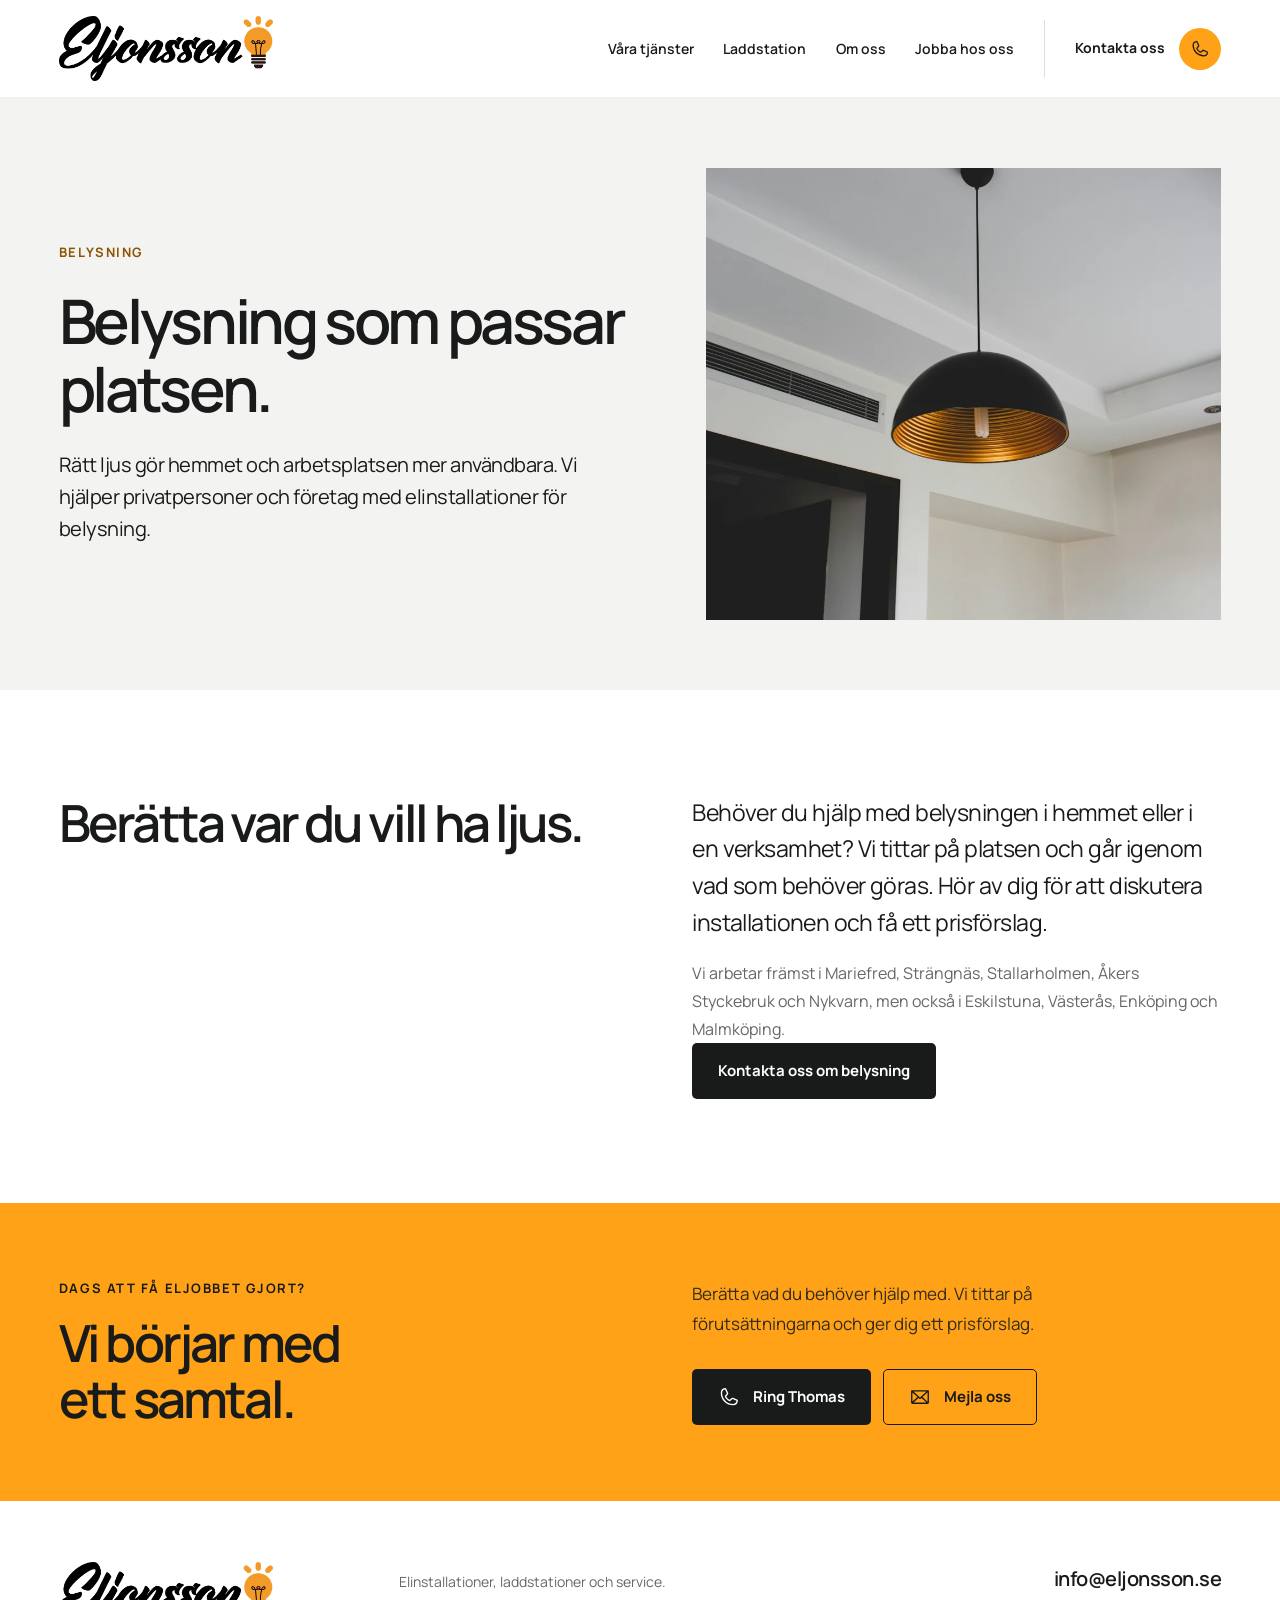
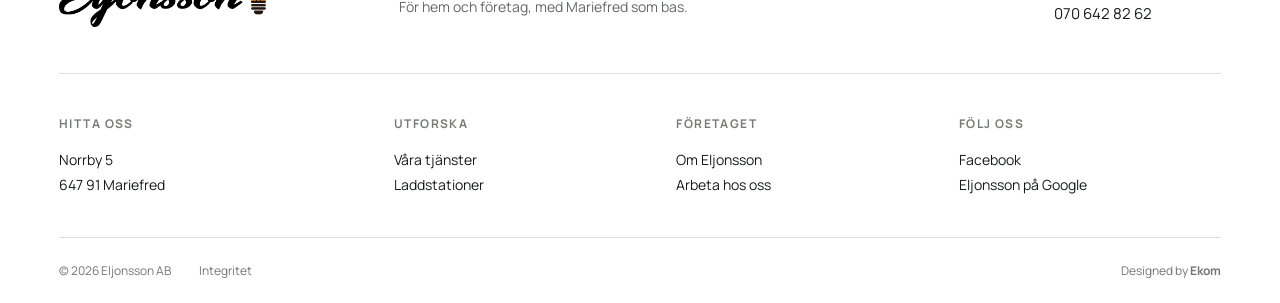
<file: belysning.html>
<!doctype html><html lang="sv"><head><meta charset="utf-8"><meta name="viewport" content="width=device-width, initial-scale=1"><title>Belysning i Mariefred & Strängnäs | Eljonsson AB</title><meta name="description" content="Rätt ljus gör hemmet och arbetsplatsen mer användbara. Vi hjälper privatpersoner och företag med elinstallationer för belysning."><meta name="theme-color" content="#ffa217"><link rel="canonical" href="https://eljonsson-design.carlzzon121.chatgpt.site/belysning.html"><meta property="og:type" content="website"><meta property="og:locale" content="sv_SE"><meta property="og:title" content="Belysning i Mariefred & Strängnäs | Eljonsson AB"><meta property="og:description" content="Rätt ljus gör hemmet och arbetsplatsen mer användbara. Vi hjälper privatpersoner och företag med elinstallationer för belysning."><meta property="og:url" content="https://eljonsson-design.carlzzon121.chatgpt.site/belysning.html"><meta property="og:image" content="https://eljonsson-design.carlzzon121.chatgpt.site/assets/hero.webp"><link rel="icon" href="assets/favicon.png"><link rel="preload" href="assets/manrope.woff2" as="font" type="font/woff2" crossorigin><link rel="stylesheet" href="styles.css"><script type="application/ld+json">{"@context": "https://schema.org", "@type": "Electrician", "name": "Eljonsson AB", "url": "https://eljonsson-design.carlzzon121.chatgpt.site", "image": "https://eljonsson-design.carlzzon121.chatgpt.site/assets/hero.webp", "email": "info@eljonsson.se", "telephone": "+46706428262", "foundingDate": "2020", "address": {"@type": "PostalAddress", "streetAddress": "Norrby 5", "postalCode": "647 91", "addressLocality": "Mariefred", "addressCountry": "SE"}, "areaServed": ["Mariefred", "Strängnäs", "Stallarholmen", "Åkers Styckebruk", "Nykvarn", "Eskilstuna", "Västerås", "Enköping", "Malmköping"], "sameAs": ["https://www.facebook.com/profile.php?id=100057179241290", "https://maps.app.goo.gl/cDeoaxo41SnonrHq8"]}</script><script src="script.js" defer></script></head><body class="subpage"><a class="skip" href="#main">Hoppa till innehåll</a><header class="header"><a class="brand" href="index.html" aria-label="Eljonsson – startsida"><img src="assets/logo.png" width="235" height="72" alt="Eljonsson AB"></a><nav class="desktop-nav" aria-label="Huvudmeny"><a href="tjanster.html">Våra tjänster</a><a href="laddstation.html">Laddstation</a><a href="om-oss.html">Om oss</a><a href="arbeta-hos-oss.html">Jobba hos oss</a></nav><a class="header-contact" href="kontakt.html">Kontakta oss <svg class="icon" viewBox="0 0 256 256" fill="currentColor" aria-hidden="true"><path d="M222.37,158.46l-47.11-21.11-.13-.06a16,16,0,0,0-15.17,1.4,8.12,8.12,0,0,0-.75.56L134.87,160c-15.42-7.49-31.34-23.29-38.83-38.51l20.78-24.71c.2-.25.39-.5.57-.77a16,16,0,0,0,1.32-15.06l0-.12L97.54,33.64a16,16,0,0,0-16.62-9.52A56.26,56.26,0,0,0,32,80c0,79.4,64.6,144,144,144a56.26,56.26,0,0,0,55.88-48.92A16,16,0,0,0,222.37,158.46ZM176,208A128.14,128.14,0,0,1,48,80,40.2,40.2,0,0,1,82.87,40a.61.61,0,0,0,0,.12l21,47L83.2,111.86a6.13,6.13,0,0,0-.57.77,16,16,0,0,0-1,15.7c9.06,18.53,27.73,37.06,46.46,46.11a16,16,0,0,0,15.75-1.14,8.44,8.44,0,0,0,.74-.56L168.89,152l47,21.05h0s.08,0,.11,0A40.21,40.21,0,0,1,176,208Z"/></svg></a><button class="menu-toggle" aria-expanded="false" aria-controls="mobile-menu"><svg class="icon" viewBox="0 0 256 256" fill="currentColor" aria-hidden="true"><path d="M224,128a8,8,0,0,1-8,8H40a8,8,0,0,1,0-16H216A8,8,0,0,1,224,128ZM40,72H216a8,8,0,0,0,0-16H40a8,8,0,0,0,0,16ZM216,184H40a8,8,0,0,0,0,16H216a8,8,0,0,0,0-16Z"/></svg><span>Meny</span></button></header><nav id="mobile-menu" class="mobile-menu" aria-label="Mobilmeny" hidden><a href="tjanster.html">Våra tjänster</a><a href="laddstation.html">Laddstation</a><a href="om-oss.html">Om oss</a><a href="arbeta-hos-oss.html">Jobba hos oss</a><a href="kontakt.html">Kontakt</a><a class="mobile-phone" href="tel:+46706428262"><svg class="icon" viewBox="0 0 256 256" fill="currentColor" aria-hidden="true"><path d="M222.37,158.46l-47.11-21.11-.13-.06a16,16,0,0,0-15.17,1.4,8.12,8.12,0,0,0-.75.56L134.87,160c-15.42-7.49-31.34-23.29-38.83-38.51l20.78-24.71c.2-.25.39-.5.57-.77a16,16,0,0,0,1.32-15.06l0-.12L97.54,33.64a16,16,0,0,0-16.62-9.52A56.26,56.26,0,0,0,32,80c0,79.4,64.6,144,144,144a56.26,56.26,0,0,0,55.88-48.92A16,16,0,0,0,222.37,158.46ZM176,208A128.14,128.14,0,0,1,48,80,40.2,40.2,0,0,1,82.87,40a.61.61,0,0,0,0,.12l21,47L83.2,111.86a6.13,6.13,0,0,0-.57.77,16,16,0,0,0-1,15.7c9.06,18.53,27.73,37.06,46.46,46.11a16,16,0,0,0,15.75-1.14,8.44,8.44,0,0,0,.74-.56L168.89,152l47,21.05h0s.08,0,.11,0A40.21,40.21,0,0,1,176,208Z"/></svg>070 642 82 62</a><a class="mobile-email" href="mailto:info@eljonsson.se">info@eljonsson.se</a></nav><main id="main"><section class="page-intro visual-intro"><div class="wrap"><div><span class="eyebrow">Belysning</span><h1>Belysning som passar platsen.</h1><p class="lead">Rätt ljus gör hemmet och arbetsplatsen mer användbara. Vi hjälper privatpersoner och företag med elinstallationer för belysning.</p></div><img class="" src="assets/belysning.webp" alt="Belysning" loading="eager" decoding="async" fetchpriority="high" width="1200" height="800"></div></section><section class="section wrap intro-section"><h2>Berätta var du vill ha ljus.</h2><div><p class="lead">Behöver du hjälp med belysningen i hemmet eller i en verksamhet? Vi tittar på platsen och går igenom vad som behöver göras. Hör av dig för att diskutera installationen och få ett prisförslag.</p><p>Vi arbetar främst i Mariefred, Strängnäs, Stallarholmen, Åkers Styckebruk och Nykvarn, men också i Eskilstuna, Västerås, Enköping och Malmköping.</p><a class="button dark" href="kontakt.html">Kontakta oss om belysning</a></div></section><section class="contact-band"><div class="wrap contact-band-inner"><div><span class="eyebrow">Dags att få eljobbet gjort?</span><h2>Vi börjar med<br>ett samtal.</h2></div><div><p>Berätta vad du behöver hjälp med. Vi tittar på förutsättningarna och ger dig ett prisförslag.</p><div class="actions"><a class="button dark" href="tel:+46706428262"><svg class="icon" viewBox="0 0 256 256" fill="currentColor" aria-hidden="true"><path d="M222.37,158.46l-47.11-21.11-.13-.06a16,16,0,0,0-15.17,1.4,8.12,8.12,0,0,0-.75.56L134.87,160c-15.42-7.49-31.34-23.29-38.83-38.51l20.78-24.71c.2-.25.39-.5.57-.77a16,16,0,0,0,1.32-15.06l0-.12L97.54,33.64a16,16,0,0,0-16.62-9.52A56.26,56.26,0,0,0,32,80c0,79.4,64.6,144,144,144a56.26,56.26,0,0,0,55.88-48.92A16,16,0,0,0,222.37,158.46ZM176,208A128.14,128.14,0,0,1,48,80,40.2,40.2,0,0,1,82.87,40a.61.61,0,0,0,0,.12l21,47L83.2,111.86a6.13,6.13,0,0,0-.57.77,16,16,0,0,0-1,15.7c9.06,18.53,27.73,37.06,46.46,46.11a16,16,0,0,0,15.75-1.14,8.44,8.44,0,0,0,.74-.56L168.89,152l47,21.05h0s.08,0,.11,0A40.21,40.21,0,0,1,176,208Z"/></svg>Ring Thomas</a><a class="button outline-dark" href="mailto:info@eljonsson.se"><svg class="icon" viewBox="0 0 256 256" fill="currentColor" aria-hidden="true"><path d="M224,48H32a8,8,0,0,0-8,8V192a16,16,0,0,0,16,16H216a16,16,0,0,0,16-16V56A8,8,0,0,0,224,48Zm-96,85.15L52.57,64H203.43ZM98.71,128,40,181.81V74.19Zm11.84,10.85,12,11.05a8,8,0,0,0,10.82,0l12-11.05,58,53.15H52.57ZM157.29,128,216,74.18V181.82Z"/></svg>Mejla oss</a></div></div></div></section></main><footer class="footer"><div class="footer-top wrap"><a href="index.html" class="brand"><img src="assets/logo.png" width="235" height="72" alt="Eljonsson AB"></a><p>Elinstallationer, laddstationer och service.<br>För hem och företag, med Mariefred som bas.</p><div class="footer-contact"><a href="mailto:info@eljonsson.se">info@eljonsson.se</a><a href="tel:+46706428262">070 642 82 62</a></div></div><div class="footer-mid wrap"><div><span class="eyebrow">Hitta oss</span><a href="https://maps.app.goo.gl/cDeoaxo41SnonrHq8" target="_blank" rel="noopener">Norrby 5<br>647 91 Mariefred</a></div><div><span class="eyebrow">Utforska</span><a href="tjanster.html">Våra tjänster</a><a href="laddstation.html">Laddstationer</a></div><div><span class="eyebrow">Företaget</span><a href="om-oss.html">Om Eljonsson</a><a href="arbeta-hos-oss.html">Arbeta hos oss</a></div><div><span class="eyebrow">Följ oss</span><a href="https://www.facebook.com/profile.php?id=100057179241290" target="_blank" rel="noopener">Facebook</a><a href="https://maps.app.goo.gl/cDeoaxo41SnonrHq8" target="_blank" rel="noopener">Eljonsson på Google</a></div></div><div class="footer-bottom wrap"><span>© 2026 Eljonsson AB</span><a href="integritet.html">Integritet</a><span class="credit">Designed by <a href="https://ekom.se" target="_blank" rel="noopener">Ekom</a></span></div></footer><div class="mobile-dock"><a href="tel:+46706428262"><svg class="icon" viewBox="0 0 256 256" fill="currentColor" aria-hidden="true"><path d="M222.37,158.46l-47.11-21.11-.13-.06a16,16,0,0,0-15.17,1.4,8.12,8.12,0,0,0-.75.56L134.87,160c-15.42-7.49-31.34-23.29-38.83-38.51l20.78-24.71c.2-.25.39-.5.57-.77a16,16,0,0,0,1.32-15.06l0-.12L97.54,33.64a16,16,0,0,0-16.62-9.52A56.26,56.26,0,0,0,32,80c0,79.4,64.6,144,144,144a56.26,56.26,0,0,0,55.88-48.92A16,16,0,0,0,222.37,158.46ZM176,208A128.14,128.14,0,0,1,48,80,40.2,40.2,0,0,1,82.87,40a.61.61,0,0,0,0,.12l21,47L83.2,111.86a6.13,6.13,0,0,0-.57.77,16,16,0,0,0-1,15.7c9.06,18.53,27.73,37.06,46.46,46.11a16,16,0,0,0,15.75-1.14,8.44,8.44,0,0,0,.74-.56L168.89,152l47,21.05h0s.08,0,.11,0A40.21,40.21,0,0,1,176,208Z"/></svg>Ring Thomas</a><a href="mailto:info@eljonsson.se"><svg class="icon" viewBox="0 0 256 256" fill="currentColor" aria-hidden="true"><path d="M224,48H32a8,8,0,0,0-8,8V192a16,16,0,0,0,16,16H216a16,16,0,0,0,16-16V56A8,8,0,0,0,224,48Zm-96,85.15L52.57,64H203.43ZM98.71,128,40,181.81V74.19Zm11.84,10.85,12,11.05a8,8,0,0,0,10.82,0l12-11.05,58,53.15H52.57ZM157.29,128,216,74.18V181.82Z"/></svg>Mejla oss</a></div></body></html>
</file>
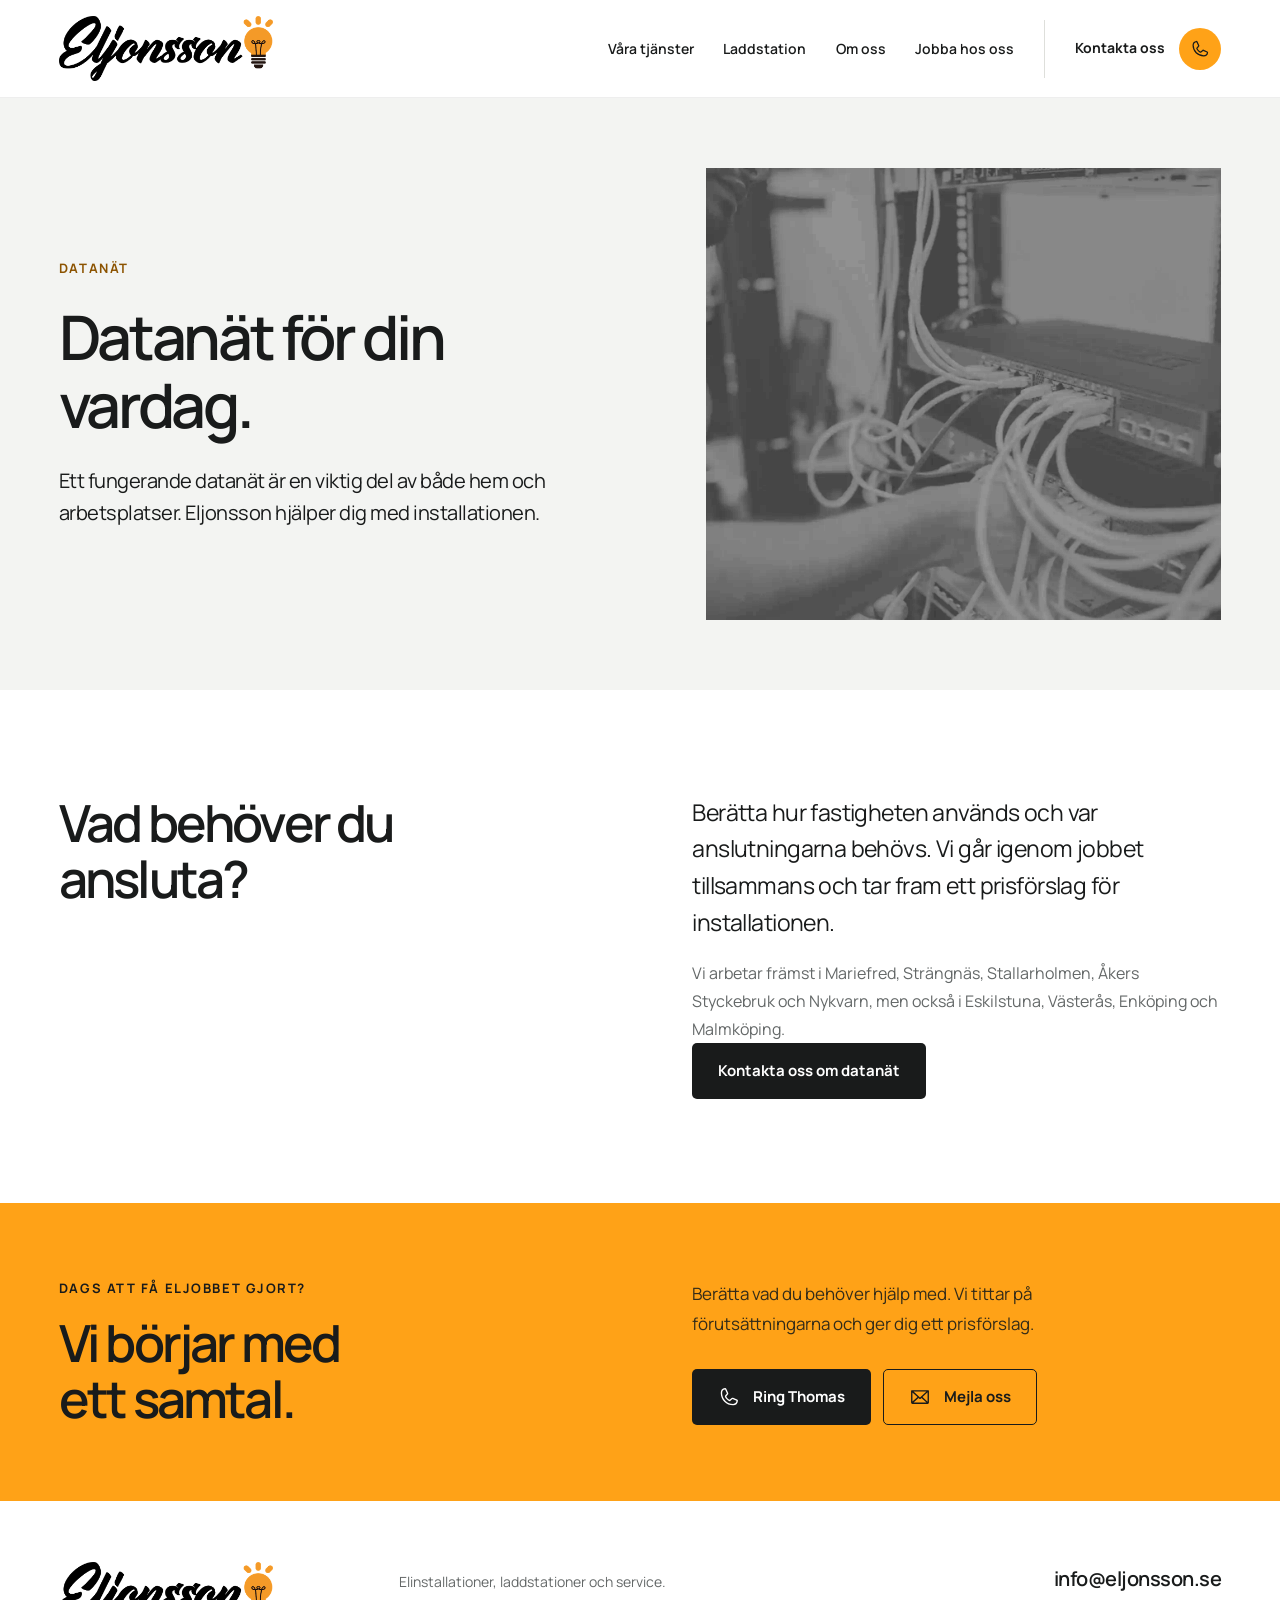
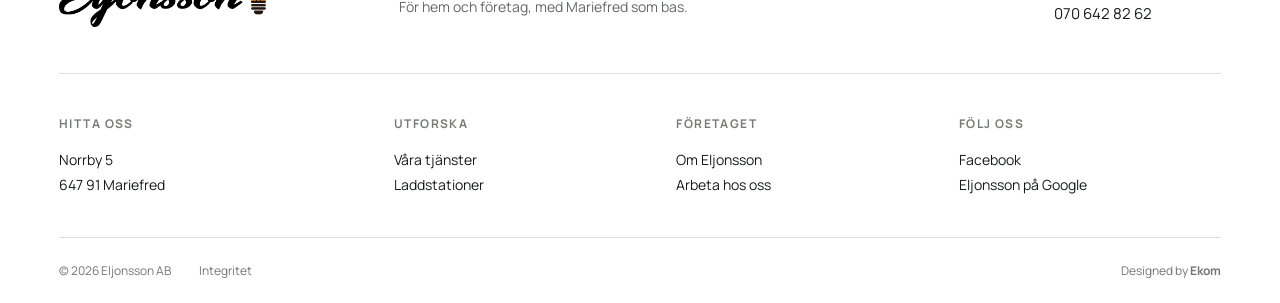
<file: datanat.html>
<!doctype html><html lang="sv"><head><meta charset="utf-8"><meta name="viewport" content="width=device-width, initial-scale=1"><title>Datanät i Mariefred & Strängnäs | Eljonsson AB</title><meta name="description" content="Ett fungerande datanät är en viktig del av både hem och arbetsplatser. Eljonsson hjälper dig med installationen."><meta name="theme-color" content="#ffa217"><link rel="canonical" href="https://eljonsson-design.carlzzon121.chatgpt.site/datanat.html"><meta property="og:type" content="website"><meta property="og:locale" content="sv_SE"><meta property="og:title" content="Datanät i Mariefred & Strängnäs | Eljonsson AB"><meta property="og:description" content="Ett fungerande datanät är en viktig del av både hem och arbetsplatser. Eljonsson hjälper dig med installationen."><meta property="og:url" content="https://eljonsson-design.carlzzon121.chatgpt.site/datanat.html"><meta property="og:image" content="https://eljonsson-design.carlzzon121.chatgpt.site/assets/hero.webp"><link rel="icon" href="assets/favicon.png"><link rel="preload" href="assets/manrope.woff2" as="font" type="font/woff2" crossorigin><link rel="stylesheet" href="styles.css"><script type="application/ld+json">{"@context": "https://schema.org", "@type": "Electrician", "name": "Eljonsson AB", "url": "https://eljonsson-design.carlzzon121.chatgpt.site", "image": "https://eljonsson-design.carlzzon121.chatgpt.site/assets/hero.webp", "email": "info@eljonsson.se", "telephone": "+46706428262", "foundingDate": "2020", "address": {"@type": "PostalAddress", "streetAddress": "Norrby 5", "postalCode": "647 91", "addressLocality": "Mariefred", "addressCountry": "SE"}, "areaServed": ["Mariefred", "Strängnäs", "Stallarholmen", "Åkers Styckebruk", "Nykvarn", "Eskilstuna", "Västerås", "Enköping", "Malmköping"], "sameAs": ["https://www.facebook.com/profile.php?id=100057179241290", "https://maps.app.goo.gl/cDeoaxo41SnonrHq8"]}</script><script src="script.js" defer></script></head><body class="subpage"><a class="skip" href="#main">Hoppa till innehåll</a><header class="header"><a class="brand" href="index.html" aria-label="Eljonsson – startsida"><img src="assets/logo.png" width="235" height="72" alt="Eljonsson AB"></a><nav class="desktop-nav" aria-label="Huvudmeny"><a href="tjanster.html">Våra tjänster</a><a href="laddstation.html">Laddstation</a><a href="om-oss.html">Om oss</a><a href="arbeta-hos-oss.html">Jobba hos oss</a></nav><a class="header-contact" href="kontakt.html">Kontakta oss <svg class="icon" viewBox="0 0 256 256" fill="currentColor" aria-hidden="true"><path d="M222.37,158.46l-47.11-21.11-.13-.06a16,16,0,0,0-15.17,1.4,8.12,8.12,0,0,0-.75.56L134.87,160c-15.42-7.49-31.34-23.29-38.83-38.51l20.78-24.71c.2-.25.39-.5.57-.77a16,16,0,0,0,1.32-15.06l0-.12L97.54,33.64a16,16,0,0,0-16.62-9.52A56.26,56.26,0,0,0,32,80c0,79.4,64.6,144,144,144a56.26,56.26,0,0,0,55.88-48.92A16,16,0,0,0,222.37,158.46ZM176,208A128.14,128.14,0,0,1,48,80,40.2,40.2,0,0,1,82.87,40a.61.61,0,0,0,0,.12l21,47L83.2,111.86a6.13,6.13,0,0,0-.57.77,16,16,0,0,0-1,15.7c9.06,18.53,27.73,37.06,46.46,46.11a16,16,0,0,0,15.75-1.14,8.44,8.44,0,0,0,.74-.56L168.89,152l47,21.05h0s.08,0,.11,0A40.21,40.21,0,0,1,176,208Z"/></svg></a><button class="menu-toggle" aria-expanded="false" aria-controls="mobile-menu"><svg class="icon" viewBox="0 0 256 256" fill="currentColor" aria-hidden="true"><path d="M224,128a8,8,0,0,1-8,8H40a8,8,0,0,1,0-16H216A8,8,0,0,1,224,128ZM40,72H216a8,8,0,0,0,0-16H40a8,8,0,0,0,0,16ZM216,184H40a8,8,0,0,0,0,16H216a8,8,0,0,0,0-16Z"/></svg><span>Meny</span></button></header><nav id="mobile-menu" class="mobile-menu" aria-label="Mobilmeny" hidden><a href="tjanster.html">Våra tjänster</a><a href="laddstation.html">Laddstation</a><a href="om-oss.html">Om oss</a><a href="arbeta-hos-oss.html">Jobba hos oss</a><a href="kontakt.html">Kontakt</a><a class="mobile-phone" href="tel:+46706428262"><svg class="icon" viewBox="0 0 256 256" fill="currentColor" aria-hidden="true"><path d="M222.37,158.46l-47.11-21.11-.13-.06a16,16,0,0,0-15.17,1.4,8.12,8.12,0,0,0-.75.56L134.87,160c-15.42-7.49-31.34-23.29-38.83-38.51l20.78-24.71c.2-.25.39-.5.57-.77a16,16,0,0,0,1.32-15.06l0-.12L97.54,33.64a16,16,0,0,0-16.62-9.52A56.26,56.26,0,0,0,32,80c0,79.4,64.6,144,144,144a56.26,56.26,0,0,0,55.88-48.92A16,16,0,0,0,222.37,158.46ZM176,208A128.14,128.14,0,0,1,48,80,40.2,40.2,0,0,1,82.87,40a.61.61,0,0,0,0,.12l21,47L83.2,111.86a6.13,6.13,0,0,0-.57.77,16,16,0,0,0-1,15.7c9.06,18.53,27.73,37.06,46.46,46.11a16,16,0,0,0,15.75-1.14,8.44,8.44,0,0,0,.74-.56L168.89,152l47,21.05h0s.08,0,.11,0A40.21,40.21,0,0,1,176,208Z"/></svg>070 642 82 62</a><a class="mobile-email" href="mailto:info@eljonsson.se">info@eljonsson.se</a></nav><main id="main"><section class="page-intro visual-intro"><div class="wrap"><div><span class="eyebrow">Datanät</span><h1>Datanät för din vardag.</h1><p class="lead">Ett fungerande datanät är en viktig del av både hem och arbetsplatser. Eljonsson hjälper dig med installationen.</p></div><img class="" src="assets/datanat.webp" alt="Datanät" loading="eager" decoding="async" fetchpriority="high" width="1200" height="800"></div></section><section class="section wrap intro-section"><h2>Vad behöver du ansluta?</h2><div><p class="lead">Berätta hur fastigheten används och var anslutningarna behövs. Vi går igenom jobbet tillsammans och tar fram ett prisförslag för installationen.</p><p>Vi arbetar främst i Mariefred, Strängnäs, Stallarholmen, Åkers Styckebruk och Nykvarn, men också i Eskilstuna, Västerås, Enköping och Malmköping.</p><a class="button dark" href="kontakt.html">Kontakta oss om datanät</a></div></section><section class="contact-band"><div class="wrap contact-band-inner"><div><span class="eyebrow">Dags att få eljobbet gjort?</span><h2>Vi börjar med<br>ett samtal.</h2></div><div><p>Berätta vad du behöver hjälp med. Vi tittar på förutsättningarna och ger dig ett prisförslag.</p><div class="actions"><a class="button dark" href="tel:+46706428262"><svg class="icon" viewBox="0 0 256 256" fill="currentColor" aria-hidden="true"><path d="M222.37,158.46l-47.11-21.11-.13-.06a16,16,0,0,0-15.17,1.4,8.12,8.12,0,0,0-.75.56L134.87,160c-15.42-7.49-31.34-23.29-38.83-38.51l20.78-24.71c.2-.25.39-.5.57-.77a16,16,0,0,0,1.32-15.06l0-.12L97.54,33.64a16,16,0,0,0-16.62-9.52A56.26,56.26,0,0,0,32,80c0,79.4,64.6,144,144,144a56.26,56.26,0,0,0,55.88-48.92A16,16,0,0,0,222.37,158.46ZM176,208A128.14,128.14,0,0,1,48,80,40.2,40.2,0,0,1,82.87,40a.61.61,0,0,0,0,.12l21,47L83.2,111.86a6.13,6.13,0,0,0-.57.77,16,16,0,0,0-1,15.7c9.06,18.53,27.73,37.06,46.46,46.11a16,16,0,0,0,15.75-1.14,8.44,8.44,0,0,0,.74-.56L168.89,152l47,21.05h0s.08,0,.11,0A40.21,40.21,0,0,1,176,208Z"/></svg>Ring Thomas</a><a class="button outline-dark" href="mailto:info@eljonsson.se"><svg class="icon" viewBox="0 0 256 256" fill="currentColor" aria-hidden="true"><path d="M224,48H32a8,8,0,0,0-8,8V192a16,16,0,0,0,16,16H216a16,16,0,0,0,16-16V56A8,8,0,0,0,224,48Zm-96,85.15L52.57,64H203.43ZM98.71,128,40,181.81V74.19Zm11.84,10.85,12,11.05a8,8,0,0,0,10.82,0l12-11.05,58,53.15H52.57ZM157.29,128,216,74.18V181.82Z"/></svg>Mejla oss</a></div></div></div></section></main><footer class="footer"><div class="footer-top wrap"><a href="index.html" class="brand"><img src="assets/logo.png" width="235" height="72" alt="Eljonsson AB"></a><p>Elinstallationer, laddstationer och service.<br>För hem och företag, med Mariefred som bas.</p><div class="footer-contact"><a href="mailto:info@eljonsson.se">info@eljonsson.se</a><a href="tel:+46706428262">070 642 82 62</a></div></div><div class="footer-mid wrap"><div><span class="eyebrow">Hitta oss</span><a href="https://maps.app.goo.gl/cDeoaxo41SnonrHq8" target="_blank" rel="noopener">Norrby 5<br>647 91 Mariefred</a></div><div><span class="eyebrow">Utforska</span><a href="tjanster.html">Våra tjänster</a><a href="laddstation.html">Laddstationer</a></div><div><span class="eyebrow">Företaget</span><a href="om-oss.html">Om Eljonsson</a><a href="arbeta-hos-oss.html">Arbeta hos oss</a></div><div><span class="eyebrow">Följ oss</span><a href="https://www.facebook.com/profile.php?id=100057179241290" target="_blank" rel="noopener">Facebook</a><a href="https://maps.app.goo.gl/cDeoaxo41SnonrHq8" target="_blank" rel="noopener">Eljonsson på Google</a></div></div><div class="footer-bottom wrap"><span>© 2026 Eljonsson AB</span><a href="integritet.html">Integritet</a><span class="credit">Designed by <a href="https://ekom.se" target="_blank" rel="noopener">Ekom</a></span></div></footer><div class="mobile-dock"><a href="tel:+46706428262"><svg class="icon" viewBox="0 0 256 256" fill="currentColor" aria-hidden="true"><path d="M222.37,158.46l-47.11-21.11-.13-.06a16,16,0,0,0-15.17,1.4,8.12,8.12,0,0,0-.75.56L134.87,160c-15.42-7.49-31.34-23.29-38.83-38.51l20.78-24.71c.2-.25.39-.5.57-.77a16,16,0,0,0,1.32-15.06l0-.12L97.54,33.64a16,16,0,0,0-16.62-9.52A56.26,56.26,0,0,0,32,80c0,79.4,64.6,144,144,144a56.26,56.26,0,0,0,55.88-48.92A16,16,0,0,0,222.37,158.46ZM176,208A128.14,128.14,0,0,1,48,80,40.2,40.2,0,0,1,82.87,40a.61.61,0,0,0,0,.12l21,47L83.2,111.86a6.13,6.13,0,0,0-.57.77,16,16,0,0,0-1,15.7c9.06,18.53,27.73,37.06,46.46,46.11a16,16,0,0,0,15.75-1.14,8.44,8.44,0,0,0,.74-.56L168.89,152l47,21.05h0s.08,0,.11,0A40.21,40.21,0,0,1,176,208Z"/></svg>Ring Thomas</a><a href="mailto:info@eljonsson.se"><svg class="icon" viewBox="0 0 256 256" fill="currentColor" aria-hidden="true"><path d="M224,48H32a8,8,0,0,0-8,8V192a16,16,0,0,0,16,16H216a16,16,0,0,0,16-16V56A8,8,0,0,0,224,48Zm-96,85.15L52.57,64H203.43ZM98.71,128,40,181.81V74.19Zm11.84,10.85,12,11.05a8,8,0,0,0,10.82,0l12-11.05,58,53.15H52.57ZM157.29,128,216,74.18V181.82Z"/></svg>Mejla oss</a></div></body></html>
</file>
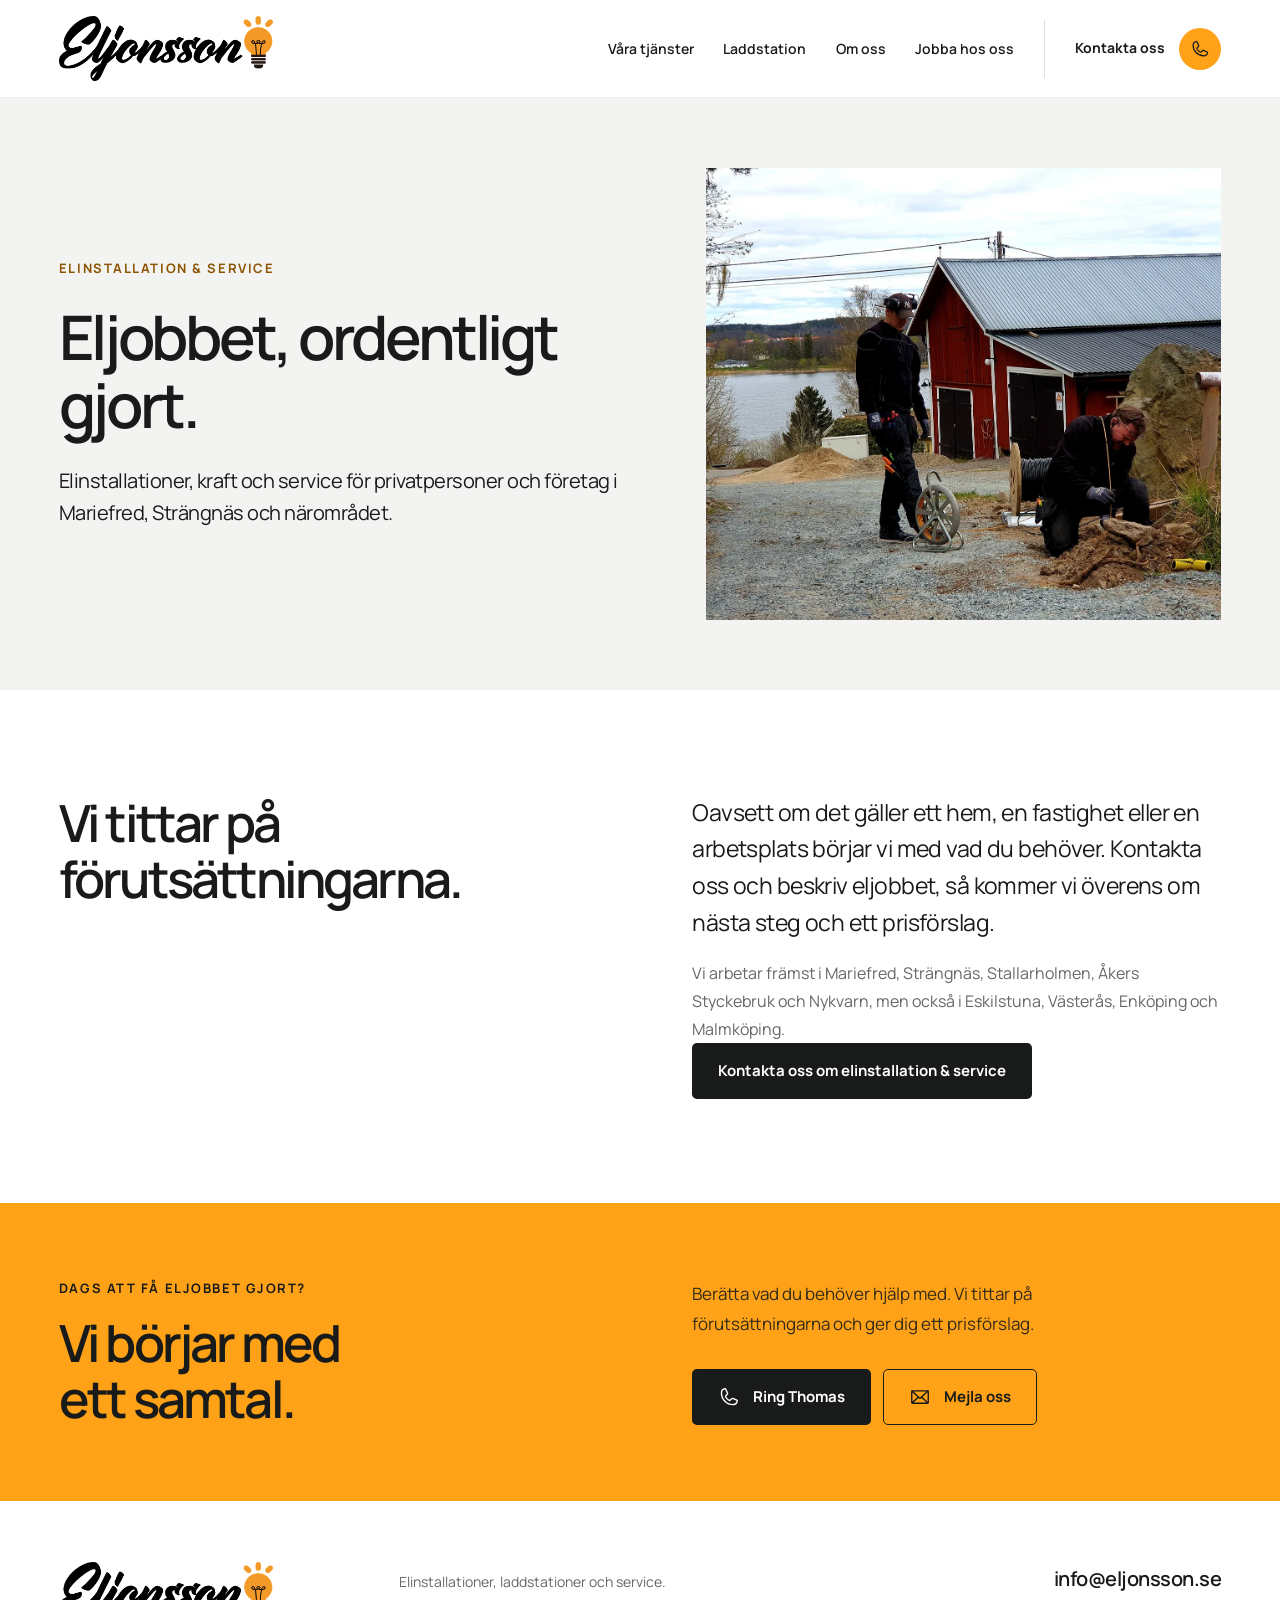
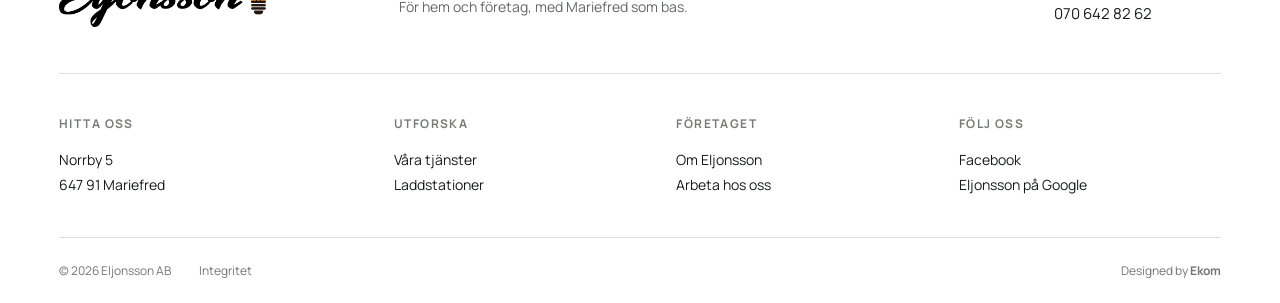
<file: elinstallation.html>
<!doctype html><html lang="sv"><head><meta charset="utf-8"><meta name="viewport" content="width=device-width, initial-scale=1"><title>Elinstallation & service i Mariefred & Strängnäs | Eljonsson AB</title><meta name="description" content="Elinstallationer, kraft och service för privatpersoner och företag i Mariefred, Strängnäs och närområdet."><meta name="theme-color" content="#ffa217"><link rel="canonical" href="https://eljonsson-design.carlzzon121.chatgpt.site/elinstallation.html"><meta property="og:type" content="website"><meta property="og:locale" content="sv_SE"><meta property="og:title" content="Elinstallation & service i Mariefred & Strängnäs | Eljonsson AB"><meta property="og:description" content="Elinstallationer, kraft och service för privatpersoner och företag i Mariefred, Strängnäs och närområdet."><meta property="og:url" content="https://eljonsson-design.carlzzon121.chatgpt.site/elinstallation.html"><meta property="og:image" content="https://eljonsson-design.carlzzon121.chatgpt.site/assets/hero.webp"><link rel="icon" href="assets/favicon.png"><link rel="preload" href="assets/manrope.woff2" as="font" type="font/woff2" crossorigin><link rel="stylesheet" href="styles.css"><script type="application/ld+json">{"@context": "https://schema.org", "@type": "Electrician", "name": "Eljonsson AB", "url": "https://eljonsson-design.carlzzon121.chatgpt.site", "image": "https://eljonsson-design.carlzzon121.chatgpt.site/assets/hero.webp", "email": "info@eljonsson.se", "telephone": "+46706428262", "foundingDate": "2020", "address": {"@type": "PostalAddress", "streetAddress": "Norrby 5", "postalCode": "647 91", "addressLocality": "Mariefred", "addressCountry": "SE"}, "areaServed": ["Mariefred", "Strängnäs", "Stallarholmen", "Åkers Styckebruk", "Nykvarn", "Eskilstuna", "Västerås", "Enköping", "Malmköping"], "sameAs": ["https://www.facebook.com/profile.php?id=100057179241290", "https://maps.app.goo.gl/cDeoaxo41SnonrHq8"]}</script><script src="script.js" defer></script></head><body class="subpage"><a class="skip" href="#main">Hoppa till innehåll</a><header class="header"><a class="brand" href="index.html" aria-label="Eljonsson – startsida"><img src="assets/logo.png" width="235" height="72" alt="Eljonsson AB"></a><nav class="desktop-nav" aria-label="Huvudmeny"><a href="tjanster.html">Våra tjänster</a><a href="laddstation.html">Laddstation</a><a href="om-oss.html">Om oss</a><a href="arbeta-hos-oss.html">Jobba hos oss</a></nav><a class="header-contact" href="kontakt.html">Kontakta oss <svg class="icon" viewBox="0 0 256 256" fill="currentColor" aria-hidden="true"><path d="M222.37,158.46l-47.11-21.11-.13-.06a16,16,0,0,0-15.17,1.4,8.12,8.12,0,0,0-.75.56L134.87,160c-15.42-7.49-31.34-23.29-38.83-38.51l20.78-24.71c.2-.25.39-.5.57-.77a16,16,0,0,0,1.32-15.06l0-.12L97.54,33.64a16,16,0,0,0-16.62-9.52A56.26,56.26,0,0,0,32,80c0,79.4,64.6,144,144,144a56.26,56.26,0,0,0,55.88-48.92A16,16,0,0,0,222.37,158.46ZM176,208A128.14,128.14,0,0,1,48,80,40.2,40.2,0,0,1,82.87,40a.61.61,0,0,0,0,.12l21,47L83.2,111.86a6.13,6.13,0,0,0-.57.77,16,16,0,0,0-1,15.7c9.06,18.53,27.73,37.06,46.46,46.11a16,16,0,0,0,15.75-1.14,8.44,8.44,0,0,0,.74-.56L168.89,152l47,21.05h0s.08,0,.11,0A40.21,40.21,0,0,1,176,208Z"/></svg></a><button class="menu-toggle" aria-expanded="false" aria-controls="mobile-menu"><svg class="icon" viewBox="0 0 256 256" fill="currentColor" aria-hidden="true"><path d="M224,128a8,8,0,0,1-8,8H40a8,8,0,0,1,0-16H216A8,8,0,0,1,224,128ZM40,72H216a8,8,0,0,0,0-16H40a8,8,0,0,0,0,16ZM216,184H40a8,8,0,0,0,0,16H216a8,8,0,0,0,0-16Z"/></svg><span>Meny</span></button></header><nav id="mobile-menu" class="mobile-menu" aria-label="Mobilmeny" hidden><a href="tjanster.html">Våra tjänster</a><a href="laddstation.html">Laddstation</a><a href="om-oss.html">Om oss</a><a href="arbeta-hos-oss.html">Jobba hos oss</a><a href="kontakt.html">Kontakt</a><a class="mobile-phone" href="tel:+46706428262"><svg class="icon" viewBox="0 0 256 256" fill="currentColor" aria-hidden="true"><path d="M222.37,158.46l-47.11-21.11-.13-.06a16,16,0,0,0-15.17,1.4,8.12,8.12,0,0,0-.75.56L134.87,160c-15.42-7.49-31.34-23.29-38.83-38.51l20.78-24.71c.2-.25.39-.5.57-.77a16,16,0,0,0,1.32-15.06l0-.12L97.54,33.64a16,16,0,0,0-16.62-9.52A56.26,56.26,0,0,0,32,80c0,79.4,64.6,144,144,144a56.26,56.26,0,0,0,55.88-48.92A16,16,0,0,0,222.37,158.46ZM176,208A128.14,128.14,0,0,1,48,80,40.2,40.2,0,0,1,82.87,40a.61.61,0,0,0,0,.12l21,47L83.2,111.86a6.13,6.13,0,0,0-.57.77,16,16,0,0,0-1,15.7c9.06,18.53,27.73,37.06,46.46,46.11a16,16,0,0,0,15.75-1.14,8.44,8.44,0,0,0,.74-.56L168.89,152l47,21.05h0s.08,0,.11,0A40.21,40.21,0,0,1,176,208Z"/></svg>070 642 82 62</a><a class="mobile-email" href="mailto:info@eljonsson.se">info@eljonsson.se</a></nav><main id="main"><section class="page-intro visual-intro"><div class="wrap"><div><span class="eyebrow">Elinstallation & service</span><h1>Eljobbet, ordentligt gjort.</h1><p class="lead">Elinstallationer, kraft och service för privatpersoner och företag i Mariefred, Strängnäs och närområdet.</p></div><img class="" src="assets/elinstallation.webp" alt="Elinstallation &amp; service" loading="eager" decoding="async" fetchpriority="high" width="1200" height="800"></div></section><section class="section wrap intro-section"><h2>Vi tittar på förutsättningarna.</h2><div><p class="lead">Oavsett om det gäller ett hem, en fastighet eller en arbetsplats börjar vi med vad du behöver. Kontakta oss och beskriv eljobbet, så kommer vi överens om nästa steg och ett prisförslag.</p><p>Vi arbetar främst i Mariefred, Strängnäs, Stallarholmen, Åkers Styckebruk och Nykvarn, men också i Eskilstuna, Västerås, Enköping och Malmköping.</p><a class="button dark" href="kontakt.html">Kontakta oss om elinstallation & service</a></div></section><section class="contact-band"><div class="wrap contact-band-inner"><div><span class="eyebrow">Dags att få eljobbet gjort?</span><h2>Vi börjar med<br>ett samtal.</h2></div><div><p>Berätta vad du behöver hjälp med. Vi tittar på förutsättningarna och ger dig ett prisförslag.</p><div class="actions"><a class="button dark" href="tel:+46706428262"><svg class="icon" viewBox="0 0 256 256" fill="currentColor" aria-hidden="true"><path d="M222.37,158.46l-47.11-21.11-.13-.06a16,16,0,0,0-15.17,1.4,8.12,8.12,0,0,0-.75.56L134.87,160c-15.42-7.49-31.34-23.29-38.83-38.51l20.78-24.71c.2-.25.39-.5.57-.77a16,16,0,0,0,1.32-15.06l0-.12L97.54,33.64a16,16,0,0,0-16.62-9.52A56.26,56.26,0,0,0,32,80c0,79.4,64.6,144,144,144a56.26,56.26,0,0,0,55.88-48.92A16,16,0,0,0,222.37,158.46ZM176,208A128.14,128.14,0,0,1,48,80,40.2,40.2,0,0,1,82.87,40a.61.61,0,0,0,0,.12l21,47L83.2,111.86a6.13,6.13,0,0,0-.57.77,16,16,0,0,0-1,15.7c9.06,18.53,27.73,37.06,46.46,46.11a16,16,0,0,0,15.75-1.14,8.44,8.44,0,0,0,.74-.56L168.89,152l47,21.05h0s.08,0,.11,0A40.21,40.21,0,0,1,176,208Z"/></svg>Ring Thomas</a><a class="button outline-dark" href="mailto:info@eljonsson.se"><svg class="icon" viewBox="0 0 256 256" fill="currentColor" aria-hidden="true"><path d="M224,48H32a8,8,0,0,0-8,8V192a16,16,0,0,0,16,16H216a16,16,0,0,0,16-16V56A8,8,0,0,0,224,48Zm-96,85.15L52.57,64H203.43ZM98.71,128,40,181.81V74.19Zm11.84,10.85,12,11.05a8,8,0,0,0,10.82,0l12-11.05,58,53.15H52.57ZM157.29,128,216,74.18V181.82Z"/></svg>Mejla oss</a></div></div></div></section></main><footer class="footer"><div class="footer-top wrap"><a href="index.html" class="brand"><img src="assets/logo.png" width="235" height="72" alt="Eljonsson AB"></a><p>Elinstallationer, laddstationer och service.<br>För hem och företag, med Mariefred som bas.</p><div class="footer-contact"><a href="mailto:info@eljonsson.se">info@eljonsson.se</a><a href="tel:+46706428262">070 642 82 62</a></div></div><div class="footer-mid wrap"><div><span class="eyebrow">Hitta oss</span><a href="https://maps.app.goo.gl/cDeoaxo41SnonrHq8" target="_blank" rel="noopener">Norrby 5<br>647 91 Mariefred</a></div><div><span class="eyebrow">Utforska</span><a href="tjanster.html">Våra tjänster</a><a href="laddstation.html">Laddstationer</a></div><div><span class="eyebrow">Företaget</span><a href="om-oss.html">Om Eljonsson</a><a href="arbeta-hos-oss.html">Arbeta hos oss</a></div><div><span class="eyebrow">Följ oss</span><a href="https://www.facebook.com/profile.php?id=100057179241290" target="_blank" rel="noopener">Facebook</a><a href="https://maps.app.goo.gl/cDeoaxo41SnonrHq8" target="_blank" rel="noopener">Eljonsson på Google</a></div></div><div class="footer-bottom wrap"><span>© 2026 Eljonsson AB</span><a href="integritet.html">Integritet</a><span class="credit">Designed by <a href="https://ekom.se" target="_blank" rel="noopener">Ekom</a></span></div></footer><div class="mobile-dock"><a href="tel:+46706428262"><svg class="icon" viewBox="0 0 256 256" fill="currentColor" aria-hidden="true"><path d="M222.37,158.46l-47.11-21.11-.13-.06a16,16,0,0,0-15.17,1.4,8.12,8.12,0,0,0-.75.56L134.87,160c-15.42-7.49-31.34-23.29-38.83-38.51l20.78-24.71c.2-.25.39-.5.57-.77a16,16,0,0,0,1.32-15.06l0-.12L97.54,33.64a16,16,0,0,0-16.62-9.52A56.26,56.26,0,0,0,32,80c0,79.4,64.6,144,144,144a56.26,56.26,0,0,0,55.88-48.92A16,16,0,0,0,222.37,158.46ZM176,208A128.14,128.14,0,0,1,48,80,40.2,40.2,0,0,1,82.87,40a.61.61,0,0,0,0,.12l21,47L83.2,111.86a6.13,6.13,0,0,0-.57.77,16,16,0,0,0-1,15.7c9.06,18.53,27.73,37.06,46.46,46.11a16,16,0,0,0,15.75-1.14,8.44,8.44,0,0,0,.74-.56L168.89,152l47,21.05h0s.08,0,.11,0A40.21,40.21,0,0,1,176,208Z"/></svg>Ring Thomas</a><a href="mailto:info@eljonsson.se"><svg class="icon" viewBox="0 0 256 256" fill="currentColor" aria-hidden="true"><path d="M224,48H32a8,8,0,0,0-8,8V192a16,16,0,0,0,16,16H216a16,16,0,0,0,16-16V56A8,8,0,0,0,224,48Zm-96,85.15L52.57,64H203.43ZM98.71,128,40,181.81V74.19Zm11.84,10.85,12,11.05a8,8,0,0,0,10.82,0l12-11.05,58,53.15H52.57ZM157.29,128,216,74.18V181.82Z"/></svg>Mejla oss</a></div></body></html>
</file>
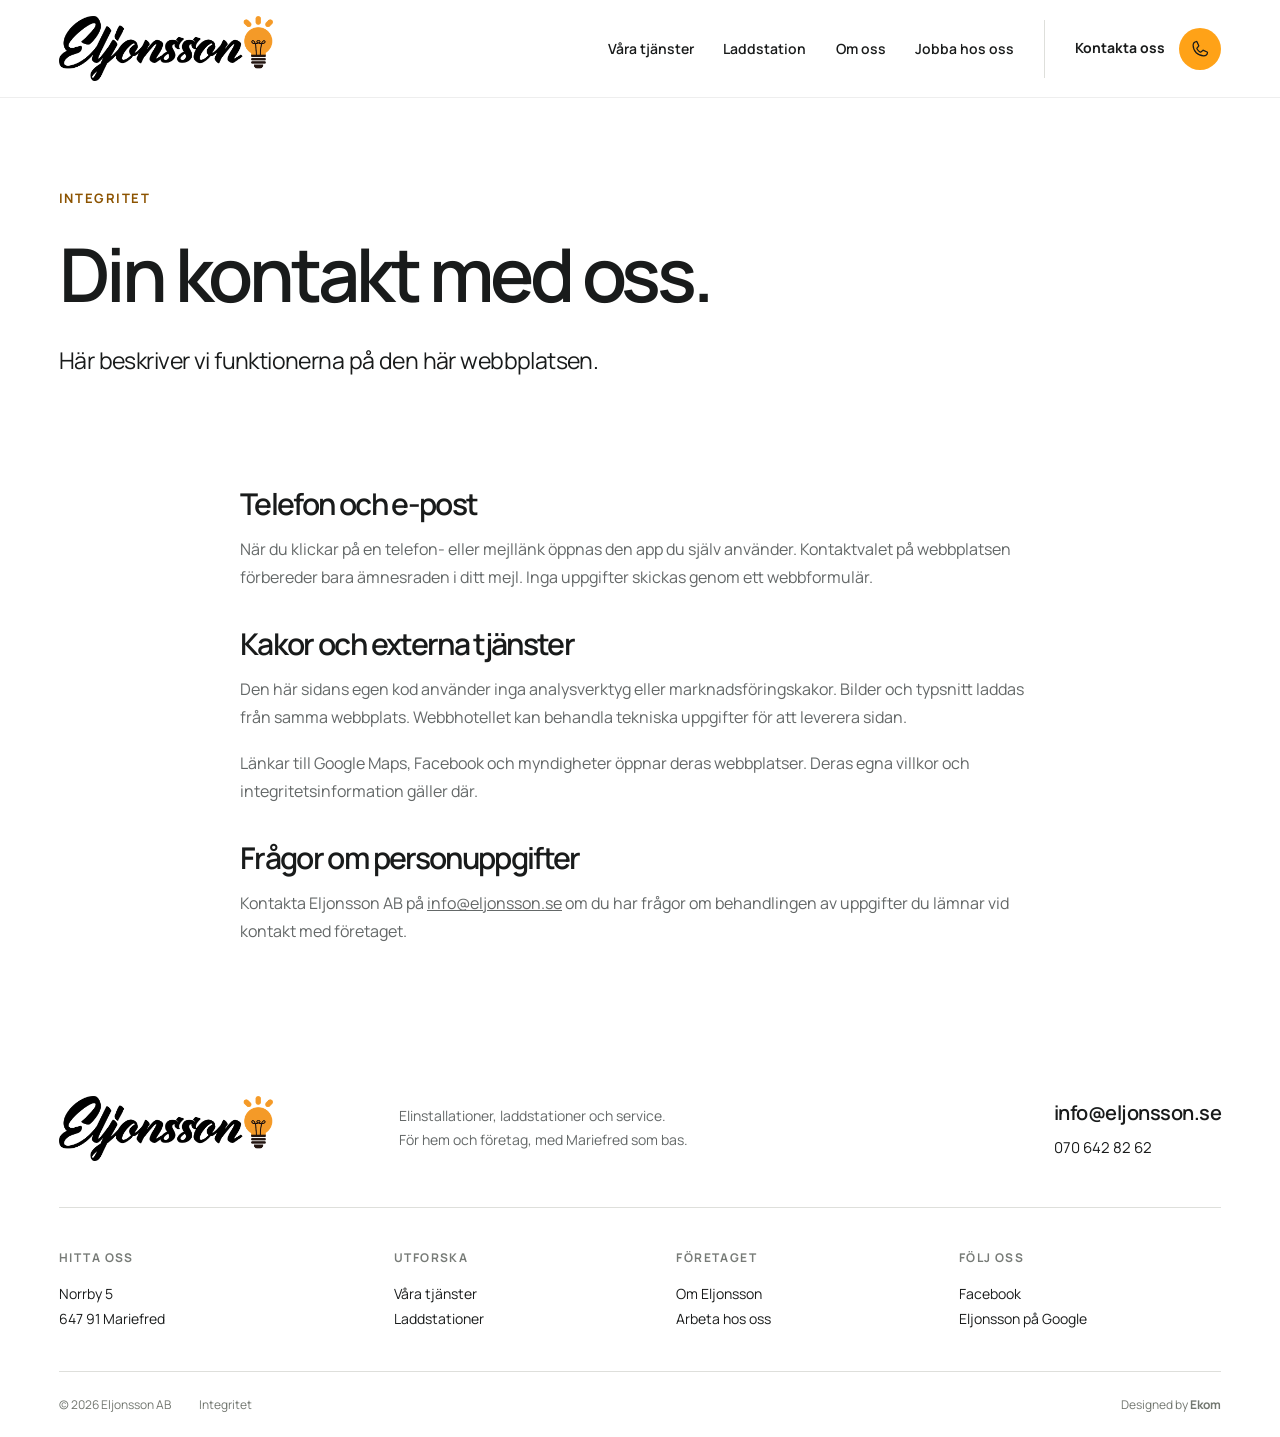
<file: integritet.html>
<!doctype html><html lang="sv"><head><meta charset="utf-8"><meta name="viewport" content="width=device-width, initial-scale=1"><title>Integritet på webbplatsen | Eljonsson AB</title><meta name="description" content="Information om kontakt via telefon och e-post samt hur den här webbplatsen fungerar."><meta name="theme-color" content="#ffa217"><link rel="canonical" href="https://eljonsson-design.carlzzon121.chatgpt.site/integritet.html"><meta property="og:type" content="website"><meta property="og:locale" content="sv_SE"><meta property="og:title" content="Integritet på webbplatsen | Eljonsson AB"><meta property="og:description" content="Information om kontakt via telefon och e-post samt hur den här webbplatsen fungerar."><meta property="og:url" content="https://eljonsson-design.carlzzon121.chatgpt.site/integritet.html"><meta property="og:image" content="https://eljonsson-design.carlzzon121.chatgpt.site/assets/hero.webp"><link rel="icon" href="assets/favicon.png"><link rel="preload" href="assets/manrope.woff2" as="font" type="font/woff2" crossorigin><link rel="stylesheet" href="styles.css"><script type="application/ld+json">{"@context": "https://schema.org", "@type": "Electrician", "name": "Eljonsson AB", "url": "https://eljonsson-design.carlzzon121.chatgpt.site", "image": "https://eljonsson-design.carlzzon121.chatgpt.site/assets/hero.webp", "email": "info@eljonsson.se", "telephone": "+46706428262", "foundingDate": "2020", "address": {"@type": "PostalAddress", "streetAddress": "Norrby 5", "postalCode": "647 91", "addressLocality": "Mariefred", "addressCountry": "SE"}, "areaServed": ["Mariefred", "Strängnäs", "Stallarholmen", "Åkers Styckebruk", "Nykvarn", "Eskilstuna", "Västerås", "Enköping", "Malmköping"], "sameAs": ["https://www.facebook.com/profile.php?id=100057179241290", "https://maps.app.goo.gl/cDeoaxo41SnonrHq8"]}</script><script src="script.js" defer></script></head><body class="subpage"><a class="skip" href="#main">Hoppa till innehåll</a><header class="header"><a class="brand" href="index.html" aria-label="Eljonsson – startsida"><img src="assets/logo.png" width="235" height="72" alt="Eljonsson AB"></a><nav class="desktop-nav" aria-label="Huvudmeny"><a href="tjanster.html">Våra tjänster</a><a href="laddstation.html">Laddstation</a><a href="om-oss.html">Om oss</a><a href="arbeta-hos-oss.html">Jobba hos oss</a></nav><a class="header-contact" href="kontakt.html">Kontakta oss <svg class="icon" viewBox="0 0 256 256" fill="currentColor" aria-hidden="true"><path d="M222.37,158.46l-47.11-21.11-.13-.06a16,16,0,0,0-15.17,1.4,8.12,8.12,0,0,0-.75.56L134.87,160c-15.42-7.49-31.34-23.29-38.83-38.51l20.78-24.71c.2-.25.39-.5.57-.77a16,16,0,0,0,1.32-15.06l0-.12L97.54,33.64a16,16,0,0,0-16.62-9.52A56.26,56.26,0,0,0,32,80c0,79.4,64.6,144,144,144a56.26,56.26,0,0,0,55.88-48.92A16,16,0,0,0,222.37,158.46ZM176,208A128.14,128.14,0,0,1,48,80,40.2,40.2,0,0,1,82.87,40a.61.61,0,0,0,0,.12l21,47L83.2,111.86a6.13,6.13,0,0,0-.57.77,16,16,0,0,0-1,15.7c9.06,18.53,27.73,37.06,46.46,46.11a16,16,0,0,0,15.75-1.14,8.44,8.44,0,0,0,.74-.56L168.89,152l47,21.05h0s.08,0,.11,0A40.21,40.21,0,0,1,176,208Z"/></svg></a><button class="menu-toggle" aria-expanded="false" aria-controls="mobile-menu"><svg class="icon" viewBox="0 0 256 256" fill="currentColor" aria-hidden="true"><path d="M224,128a8,8,0,0,1-8,8H40a8,8,0,0,1,0-16H216A8,8,0,0,1,224,128ZM40,72H216a8,8,0,0,0,0-16H40a8,8,0,0,0,0,16ZM216,184H40a8,8,0,0,0,0,16H216a8,8,0,0,0,0-16Z"/></svg><span>Meny</span></button></header><nav id="mobile-menu" class="mobile-menu" aria-label="Mobilmeny" hidden><a href="tjanster.html">Våra tjänster</a><a href="laddstation.html">Laddstation</a><a href="om-oss.html">Om oss</a><a href="arbeta-hos-oss.html">Jobba hos oss</a><a href="kontakt.html">Kontakt</a><a class="mobile-phone" href="tel:+46706428262"><svg class="icon" viewBox="0 0 256 256" fill="currentColor" aria-hidden="true"><path d="M222.37,158.46l-47.11-21.11-.13-.06a16,16,0,0,0-15.17,1.4,8.12,8.12,0,0,0-.75.56L134.87,160c-15.42-7.49-31.34-23.29-38.83-38.51l20.78-24.71c.2-.25.39-.5.57-.77a16,16,0,0,0,1.32-15.06l0-.12L97.54,33.64a16,16,0,0,0-16.62-9.52A56.26,56.26,0,0,0,32,80c0,79.4,64.6,144,144,144a56.26,56.26,0,0,0,55.88-48.92A16,16,0,0,0,222.37,158.46ZM176,208A128.14,128.14,0,0,1,48,80,40.2,40.2,0,0,1,82.87,40a.61.61,0,0,0,0,.12l21,47L83.2,111.86a6.13,6.13,0,0,0-.57.77,16,16,0,0,0-1,15.7c9.06,18.53,27.73,37.06,46.46,46.11a16,16,0,0,0,15.75-1.14,8.44,8.44,0,0,0,.74-.56L168.89,152l47,21.05h0s.08,0,.11,0A40.21,40.21,0,0,1,176,208Z"/></svg>070 642 82 62</a><a class="mobile-email" href="mailto:info@eljonsson.se">info@eljonsson.se</a></nav><main id="main"><section class="page-intro wrap"><span class="eyebrow">Integritet</span><h1>Din kontakt med oss.</h1><p class="lead">Här beskriver vi funktionerna på den här webbplatsen.</p></section><section class="wrap legal section"><h2>Telefon och e-post</h2><p>När du klickar på en telefon- eller mejllänk öppnas den app du själv använder. Kontaktvalet på webbplatsen förbereder bara ämnesraden i ditt mejl. Inga uppgifter skickas genom ett webbformulär.</p><h2>Kakor och externa tjänster</h2><p>Den här sidans egen kod använder inga analysverktyg eller marknadsföringskakor. Bilder och typsnitt laddas från samma webbplats. Webbhotellet kan behandla tekniska uppgifter för att leverera sidan.</p><p>Länkar till Google Maps, Facebook och myndigheter öppnar deras webbplatser. Deras egna villkor och integritetsinformation gäller där.</p><h2>Frågor om personuppgifter</h2><p>Kontakta Eljonsson AB på <a href="mailto:info@eljonsson.se">info@eljonsson.se</a> om du har frågor om behandlingen av uppgifter du lämnar vid kontakt med företaget.</p></section></main><footer class="footer"><div class="footer-top wrap"><a href="index.html" class="brand"><img src="assets/logo.png" width="235" height="72" alt="Eljonsson AB"></a><p>Elinstallationer, laddstationer och service.<br>För hem och företag, med Mariefred som bas.</p><div class="footer-contact"><a href="mailto:info@eljonsson.se">info@eljonsson.se</a><a href="tel:+46706428262">070 642 82 62</a></div></div><div class="footer-mid wrap"><div><span class="eyebrow">Hitta oss</span><a href="https://maps.app.goo.gl/cDeoaxo41SnonrHq8" target="_blank" rel="noopener">Norrby 5<br>647 91 Mariefred</a></div><div><span class="eyebrow">Utforska</span><a href="tjanster.html">Våra tjänster</a><a href="laddstation.html">Laddstationer</a></div><div><span class="eyebrow">Företaget</span><a href="om-oss.html">Om Eljonsson</a><a href="arbeta-hos-oss.html">Arbeta hos oss</a></div><div><span class="eyebrow">Följ oss</span><a href="https://www.facebook.com/profile.php?id=100057179241290" target="_blank" rel="noopener">Facebook</a><a href="https://maps.app.goo.gl/cDeoaxo41SnonrHq8" target="_blank" rel="noopener">Eljonsson på Google</a></div></div><div class="footer-bottom wrap"><span>© 2026 Eljonsson AB</span><a href="integritet.html">Integritet</a><span class="credit">Designed by <a href="https://ekom.se" target="_blank" rel="noopener">Ekom</a></span></div></footer><div class="mobile-dock"><a href="tel:+46706428262"><svg class="icon" viewBox="0 0 256 256" fill="currentColor" aria-hidden="true"><path d="M222.37,158.46l-47.11-21.11-.13-.06a16,16,0,0,0-15.17,1.4,8.12,8.12,0,0,0-.75.56L134.87,160c-15.42-7.49-31.34-23.29-38.83-38.51l20.78-24.71c.2-.25.39-.5.57-.77a16,16,0,0,0,1.32-15.06l0-.12L97.54,33.64a16,16,0,0,0-16.62-9.52A56.26,56.26,0,0,0,32,80c0,79.4,64.6,144,144,144a56.26,56.26,0,0,0,55.88-48.92A16,16,0,0,0,222.37,158.46ZM176,208A128.14,128.14,0,0,1,48,80,40.2,40.2,0,0,1,82.87,40a.61.61,0,0,0,0,.12l21,47L83.2,111.86a6.13,6.13,0,0,0-.57.77,16,16,0,0,0-1,15.7c9.06,18.53,27.73,37.06,46.46,46.11a16,16,0,0,0,15.75-1.14,8.44,8.44,0,0,0,.74-.56L168.89,152l47,21.05h0s.08,0,.11,0A40.21,40.21,0,0,1,176,208Z"/></svg>Ring Thomas</a><a href="mailto:info@eljonsson.se"><svg class="icon" viewBox="0 0 256 256" fill="currentColor" aria-hidden="true"><path d="M224,48H32a8,8,0,0,0-8,8V192a16,16,0,0,0,16,16H216a16,16,0,0,0,16-16V56A8,8,0,0,0,224,48Zm-96,85.15L52.57,64H203.43ZM98.71,128,40,181.81V74.19Zm11.84,10.85,12,11.05a8,8,0,0,0,10.82,0l12-11.05,58,53.15H52.57ZM157.29,128,216,74.18V181.82Z"/></svg>Mejla oss</a></div></body></html>
</file>
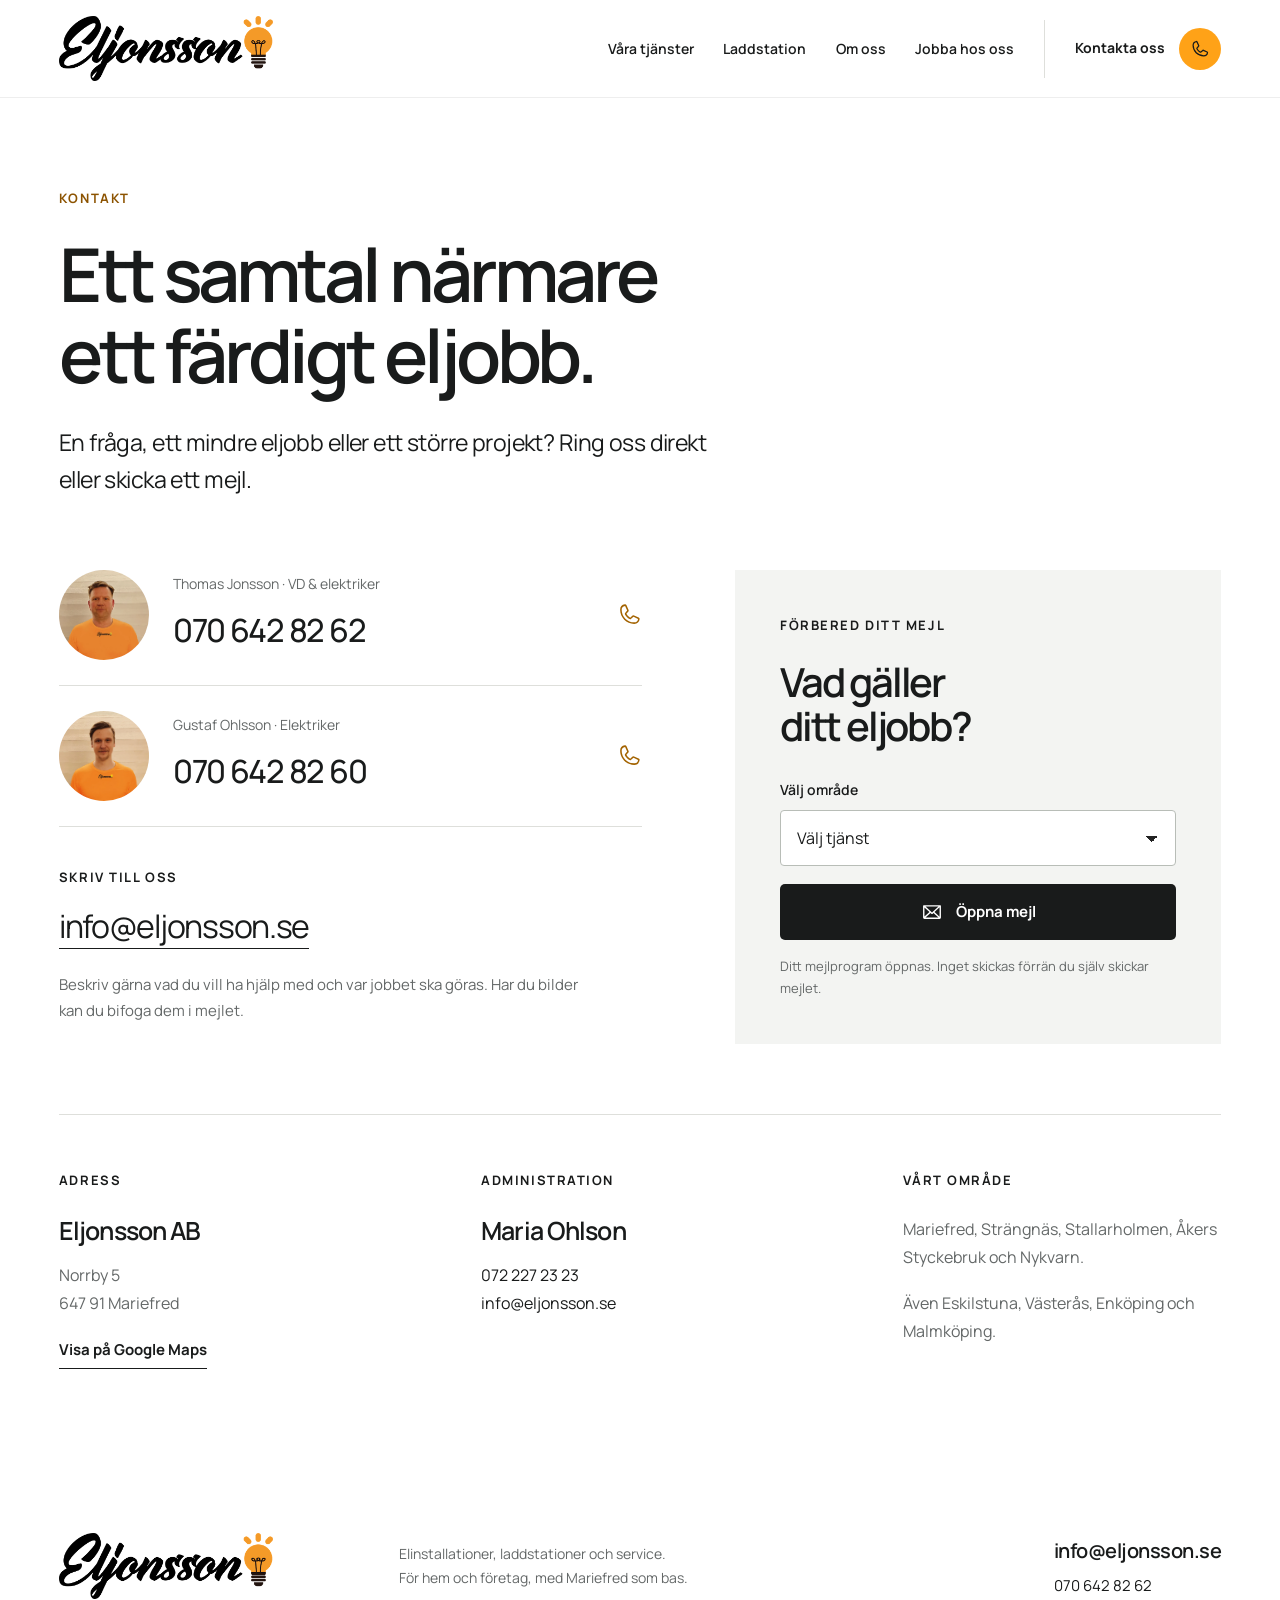
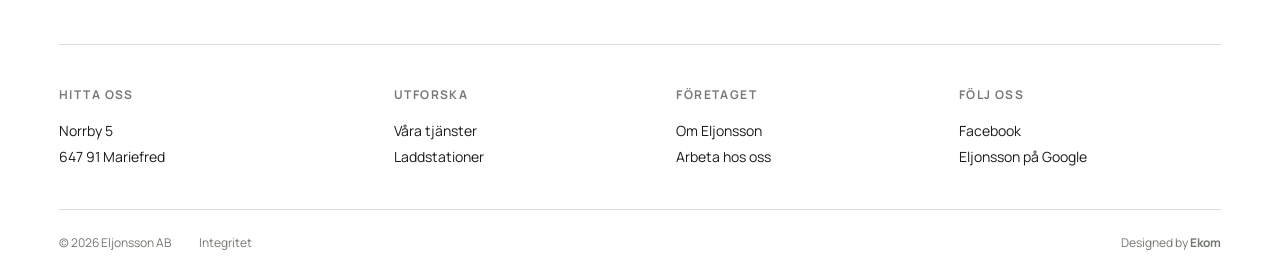
<file: kontakt.html>
<!doctype html><html lang="sv"><head><meta charset="utf-8"><meta name="viewport" content="width=device-width, initial-scale=1"><title>Kontakta din elektriker | Eljonsson AB</title><meta name="description" content="Ring Thomas på 070 642 82 62 eller Gustaf på 070 642 82 60. Mejla info@eljonsson.se. Eljonsson AB finns på Norrby 5 i Mariefred."><meta name="theme-color" content="#ffa217"><link rel="canonical" href="https://eljonsson-design.carlzzon121.chatgpt.site/kontakt.html"><meta property="og:type" content="website"><meta property="og:locale" content="sv_SE"><meta property="og:title" content="Kontakta din elektriker | Eljonsson AB"><meta property="og:description" content="Ring Thomas på 070 642 82 62 eller Gustaf på 070 642 82 60. Mejla info@eljonsson.se. Eljonsson AB finns på Norrby 5 i Mariefred."><meta property="og:url" content="https://eljonsson-design.carlzzon121.chatgpt.site/kontakt.html"><meta property="og:image" content="https://eljonsson-design.carlzzon121.chatgpt.site/assets/hero.webp"><link rel="icon" href="assets/favicon.png"><link rel="preload" href="assets/manrope.woff2" as="font" type="font/woff2" crossorigin><link rel="stylesheet" href="styles.css"><script type="application/ld+json">{"@context": "https://schema.org", "@type": "Electrician", "name": "Eljonsson AB", "url": "https://eljonsson-design.carlzzon121.chatgpt.site", "image": "https://eljonsson-design.carlzzon121.chatgpt.site/assets/hero.webp", "email": "info@eljonsson.se", "telephone": "+46706428262", "foundingDate": "2020", "address": {"@type": "PostalAddress", "streetAddress": "Norrby 5", "postalCode": "647 91", "addressLocality": "Mariefred", "addressCountry": "SE"}, "areaServed": ["Mariefred", "Strängnäs", "Stallarholmen", "Åkers Styckebruk", "Nykvarn", "Eskilstuna", "Västerås", "Enköping", "Malmköping"], "sameAs": ["https://www.facebook.com/profile.php?id=100057179241290", "https://maps.app.goo.gl/cDeoaxo41SnonrHq8"]}</script><script src="script.js" defer></script></head><body class="subpage"><a class="skip" href="#main">Hoppa till innehåll</a><header class="header"><a class="brand" href="index.html" aria-label="Eljonsson – startsida"><img src="assets/logo.png" width="235" height="72" alt="Eljonsson AB"></a><nav class="desktop-nav" aria-label="Huvudmeny"><a href="tjanster.html">Våra tjänster</a><a href="laddstation.html">Laddstation</a><a href="om-oss.html">Om oss</a><a href="arbeta-hos-oss.html">Jobba hos oss</a></nav><a class="header-contact" href="kontakt.html">Kontakta oss <svg class="icon" viewBox="0 0 256 256" fill="currentColor" aria-hidden="true"><path d="M222.37,158.46l-47.11-21.11-.13-.06a16,16,0,0,0-15.17,1.4,8.12,8.12,0,0,0-.75.56L134.87,160c-15.42-7.49-31.34-23.29-38.83-38.51l20.78-24.71c.2-.25.39-.5.57-.77a16,16,0,0,0,1.32-15.06l0-.12L97.54,33.64a16,16,0,0,0-16.62-9.52A56.26,56.26,0,0,0,32,80c0,79.4,64.6,144,144,144a56.26,56.26,0,0,0,55.88-48.92A16,16,0,0,0,222.37,158.46ZM176,208A128.14,128.14,0,0,1,48,80,40.2,40.2,0,0,1,82.87,40a.61.61,0,0,0,0,.12l21,47L83.2,111.86a6.13,6.13,0,0,0-.57.77,16,16,0,0,0-1,15.7c9.06,18.53,27.73,37.06,46.46,46.11a16,16,0,0,0,15.75-1.14,8.44,8.44,0,0,0,.74-.56L168.89,152l47,21.05h0s.08,0,.11,0A40.21,40.21,0,0,1,176,208Z"/></svg></a><button class="menu-toggle" aria-expanded="false" aria-controls="mobile-menu"><svg class="icon" viewBox="0 0 256 256" fill="currentColor" aria-hidden="true"><path d="M224,128a8,8,0,0,1-8,8H40a8,8,0,0,1,0-16H216A8,8,0,0,1,224,128ZM40,72H216a8,8,0,0,0,0-16H40a8,8,0,0,0,0,16ZM216,184H40a8,8,0,0,0,0,16H216a8,8,0,0,0,0-16Z"/></svg><span>Meny</span></button></header><nav id="mobile-menu" class="mobile-menu" aria-label="Mobilmeny" hidden><a href="tjanster.html">Våra tjänster</a><a href="laddstation.html">Laddstation</a><a href="om-oss.html">Om oss</a><a href="arbeta-hos-oss.html">Jobba hos oss</a><a href="kontakt.html">Kontakt</a><a class="mobile-phone" href="tel:+46706428262"><svg class="icon" viewBox="0 0 256 256" fill="currentColor" aria-hidden="true"><path d="M222.37,158.46l-47.11-21.11-.13-.06a16,16,0,0,0-15.17,1.4,8.12,8.12,0,0,0-.75.56L134.87,160c-15.42-7.49-31.34-23.29-38.83-38.51l20.78-24.71c.2-.25.39-.5.57-.77a16,16,0,0,0,1.32-15.06l0-.12L97.54,33.64a16,16,0,0,0-16.62-9.52A56.26,56.26,0,0,0,32,80c0,79.4,64.6,144,144,144a56.26,56.26,0,0,0,55.88-48.92A16,16,0,0,0,222.37,158.46ZM176,208A128.14,128.14,0,0,1,48,80,40.2,40.2,0,0,1,82.87,40a.61.61,0,0,0,0,.12l21,47L83.2,111.86a6.13,6.13,0,0,0-.57.77,16,16,0,0,0-1,15.7c9.06,18.53,27.73,37.06,46.46,46.11a16,16,0,0,0,15.75-1.14,8.44,8.44,0,0,0,.74-.56L168.89,152l47,21.05h0s.08,0,.11,0A40.21,40.21,0,0,1,176,208Z"/></svg>070 642 82 62</a><a class="mobile-email" href="mailto:info@eljonsson.se">info@eljonsson.se</a></nav><main id="main"><section class="page-intro wrap"><span class="eyebrow">Kontakt</span><h1>Ett samtal närmare<br>ett färdigt eljobb.</h1><p class="lead">En fråga, ett mindre eljobb eller ett större projekt? Ring oss direkt eller skicka ett mejl.</p></section><section class="wrap contact-layout"><div class="contact-main"><a class="contact-person" href="tel:+46706428262"><img src="assets/thomas.webp" alt="Thomas Jonsson" width="96" height="96"><span><span>Thomas Jonsson · VD & elektriker</span><strong>070 642 82 62</strong></span><svg class="icon" viewBox="0 0 256 256" fill="currentColor" aria-hidden="true"><path d="M222.37,158.46l-47.11-21.11-.13-.06a16,16,0,0,0-15.17,1.4,8.12,8.12,0,0,0-.75.56L134.87,160c-15.42-7.49-31.34-23.29-38.83-38.51l20.78-24.71c.2-.25.39-.5.57-.77a16,16,0,0,0,1.32-15.06l0-.12L97.54,33.64a16,16,0,0,0-16.62-9.52A56.26,56.26,0,0,0,32,80c0,79.4,64.6,144,144,144a56.26,56.26,0,0,0,55.88-48.92A16,16,0,0,0,222.37,158.46ZM176,208A128.14,128.14,0,0,1,48,80,40.2,40.2,0,0,1,82.87,40a.61.61,0,0,0,0,.12l21,47L83.2,111.86a6.13,6.13,0,0,0-.57.77,16,16,0,0,0-1,15.7c9.06,18.53,27.73,37.06,46.46,46.11a16,16,0,0,0,15.75-1.14,8.44,8.44,0,0,0,.74-.56L168.89,152l47,21.05h0s.08,0,.11,0A40.21,40.21,0,0,1,176,208Z"/></svg></a><a class="contact-person" href="tel:+46706428260"><img src="assets/gustaf.webp" alt="Gustaf Ohlsson" width="96" height="96"><span><span>Gustaf Ohlsson · Elektriker</span><strong>070 642 82 60</strong></span><svg class="icon" viewBox="0 0 256 256" fill="currentColor" aria-hidden="true"><path d="M222.37,158.46l-47.11-21.11-.13-.06a16,16,0,0,0-15.17,1.4,8.12,8.12,0,0,0-.75.56L134.87,160c-15.42-7.49-31.34-23.29-38.83-38.51l20.78-24.71c.2-.25.39-.5.57-.77a16,16,0,0,0,1.32-15.06l0-.12L97.54,33.64a16,16,0,0,0-16.62-9.52A56.26,56.26,0,0,0,32,80c0,79.4,64.6,144,144,144a56.26,56.26,0,0,0,55.88-48.92A16,16,0,0,0,222.37,158.46ZM176,208A128.14,128.14,0,0,1,48,80,40.2,40.2,0,0,1,82.87,40a.61.61,0,0,0,0,.12l21,47L83.2,111.86a6.13,6.13,0,0,0-.57.77,16,16,0,0,0-1,15.7c9.06,18.53,27.73,37.06,46.46,46.11a16,16,0,0,0,15.75-1.14,8.44,8.44,0,0,0,.74-.56L168.89,152l47,21.05h0s.08,0,.11,0A40.21,40.21,0,0,1,176,208Z"/></svg></a><div class="contact-email"><span class="eyebrow">Skriv till oss</span><a href="mailto:info@eljonsson.se">info@eljonsson.se</a><p>Beskriv gärna vad du vill ha hjälp med och var jobbet ska göras. Har du bilder kan du bifoga dem i mejlet.</p></div></div><aside class="contact-aside"><span class="eyebrow">Förbered ditt mejl</span><h2>Vad gäller<br>ditt eljobb?</h2><label for="subject">Välj område</label><select id="subject"><option value="">Välj tjänst</option><option>Belysning</option><option>Elinstallation och service</option><option>Datanät</option><option>Laddstation</option><option>Annat eljobb</option></select><a id="email-draft" class="button dark" href="mailto:info@eljonsson.se"><svg class="icon" viewBox="0 0 256 256" fill="currentColor" aria-hidden="true"><path d="M224,48H32a8,8,0,0,0-8,8V192a16,16,0,0,0,16,16H216a16,16,0,0,0,16-16V56A8,8,0,0,0,224,48Zm-96,85.15L52.57,64H203.43ZM98.71,128,40,181.81V74.19Zm11.84,10.85,12,11.05a8,8,0,0,0,10.82,0l12-11.05,58,53.15H52.57ZM157.29,128,216,74.18V181.82Z"/></svg>Öppna mejl</a><p class="small">Ditt mejlprogram öppnas. Inget skickas förrän du själv skickar mejlet.</p></aside></section><section class="section wrap contact-details"><div><span class="eyebrow">Adress</span><h3>Eljonsson AB</h3><p>Norrby 5<br>647 91 Mariefred</p><a class="text-link" href="https://maps.app.goo.gl/cDeoaxo41SnonrHq8" target="_blank" rel="noopener">Visa på Google Maps</a></div><div><span class="eyebrow">Administration</span><h3>Maria Ohlson</h3><a href="tel:+46722272323">072 227 23 23</a><a href="mailto:info@eljonsson.se">info@eljonsson.se</a></div><div><span class="eyebrow">Vårt område</span><p>Mariefred, Strängnäs, Stallarholmen, Åkers Styckebruk och Nykvarn.</p><p>Även Eskilstuna, Västerås, Enköping och Malmköping.</p></div></section></main><footer class="footer"><div class="footer-top wrap"><a href="index.html" class="brand"><img src="assets/logo.png" width="235" height="72" alt="Eljonsson AB"></a><p>Elinstallationer, laddstationer och service.<br>För hem och företag, med Mariefred som bas.</p><div class="footer-contact"><a href="mailto:info@eljonsson.se">info@eljonsson.se</a><a href="tel:+46706428262">070 642 82 62</a></div></div><div class="footer-mid wrap"><div><span class="eyebrow">Hitta oss</span><a href="https://maps.app.goo.gl/cDeoaxo41SnonrHq8" target="_blank" rel="noopener">Norrby 5<br>647 91 Mariefred</a></div><div><span class="eyebrow">Utforska</span><a href="tjanster.html">Våra tjänster</a><a href="laddstation.html">Laddstationer</a></div><div><span class="eyebrow">Företaget</span><a href="om-oss.html">Om Eljonsson</a><a href="arbeta-hos-oss.html">Arbeta hos oss</a></div><div><span class="eyebrow">Följ oss</span><a href="https://www.facebook.com/profile.php?id=100057179241290" target="_blank" rel="noopener">Facebook</a><a href="https://maps.app.goo.gl/cDeoaxo41SnonrHq8" target="_blank" rel="noopener">Eljonsson på Google</a></div></div><div class="footer-bottom wrap"><span>© 2026 Eljonsson AB</span><a href="integritet.html">Integritet</a><span class="credit">Designed by <a href="https://ekom.se" target="_blank" rel="noopener">Ekom</a></span></div></footer><div class="mobile-dock"><a href="tel:+46706428262"><svg class="icon" viewBox="0 0 256 256" fill="currentColor" aria-hidden="true"><path d="M222.37,158.46l-47.11-21.11-.13-.06a16,16,0,0,0-15.17,1.4,8.12,8.12,0,0,0-.75.56L134.87,160c-15.42-7.49-31.34-23.29-38.83-38.51l20.78-24.71c.2-.25.39-.5.57-.77a16,16,0,0,0,1.32-15.06l0-.12L97.54,33.64a16,16,0,0,0-16.62-9.52A56.26,56.26,0,0,0,32,80c0,79.4,64.6,144,144,144a56.26,56.26,0,0,0,55.88-48.92A16,16,0,0,0,222.37,158.46ZM176,208A128.14,128.14,0,0,1,48,80,40.2,40.2,0,0,1,82.87,40a.61.61,0,0,0,0,.12l21,47L83.2,111.86a6.13,6.13,0,0,0-.57.77,16,16,0,0,0-1,15.7c9.06,18.53,27.73,37.06,46.46,46.11a16,16,0,0,0,15.75-1.14,8.44,8.44,0,0,0,.74-.56L168.89,152l47,21.05h0s.08,0,.11,0A40.21,40.21,0,0,1,176,208Z"/></svg>Ring Thomas</a><a href="mailto:info@eljonsson.se"><svg class="icon" viewBox="0 0 256 256" fill="currentColor" aria-hidden="true"><path d="M224,48H32a8,8,0,0,0-8,8V192a16,16,0,0,0,16,16H216a16,16,0,0,0,16-16V56A8,8,0,0,0,224,48Zm-96,85.15L52.57,64H203.43ZM98.71,128,40,181.81V74.19Zm11.84,10.85,12,11.05a8,8,0,0,0,10.82,0l12-11.05,58,53.15H52.57ZM157.29,128,216,74.18V181.82Z"/></svg>Mejla oss</a></div></body></html>
</file>
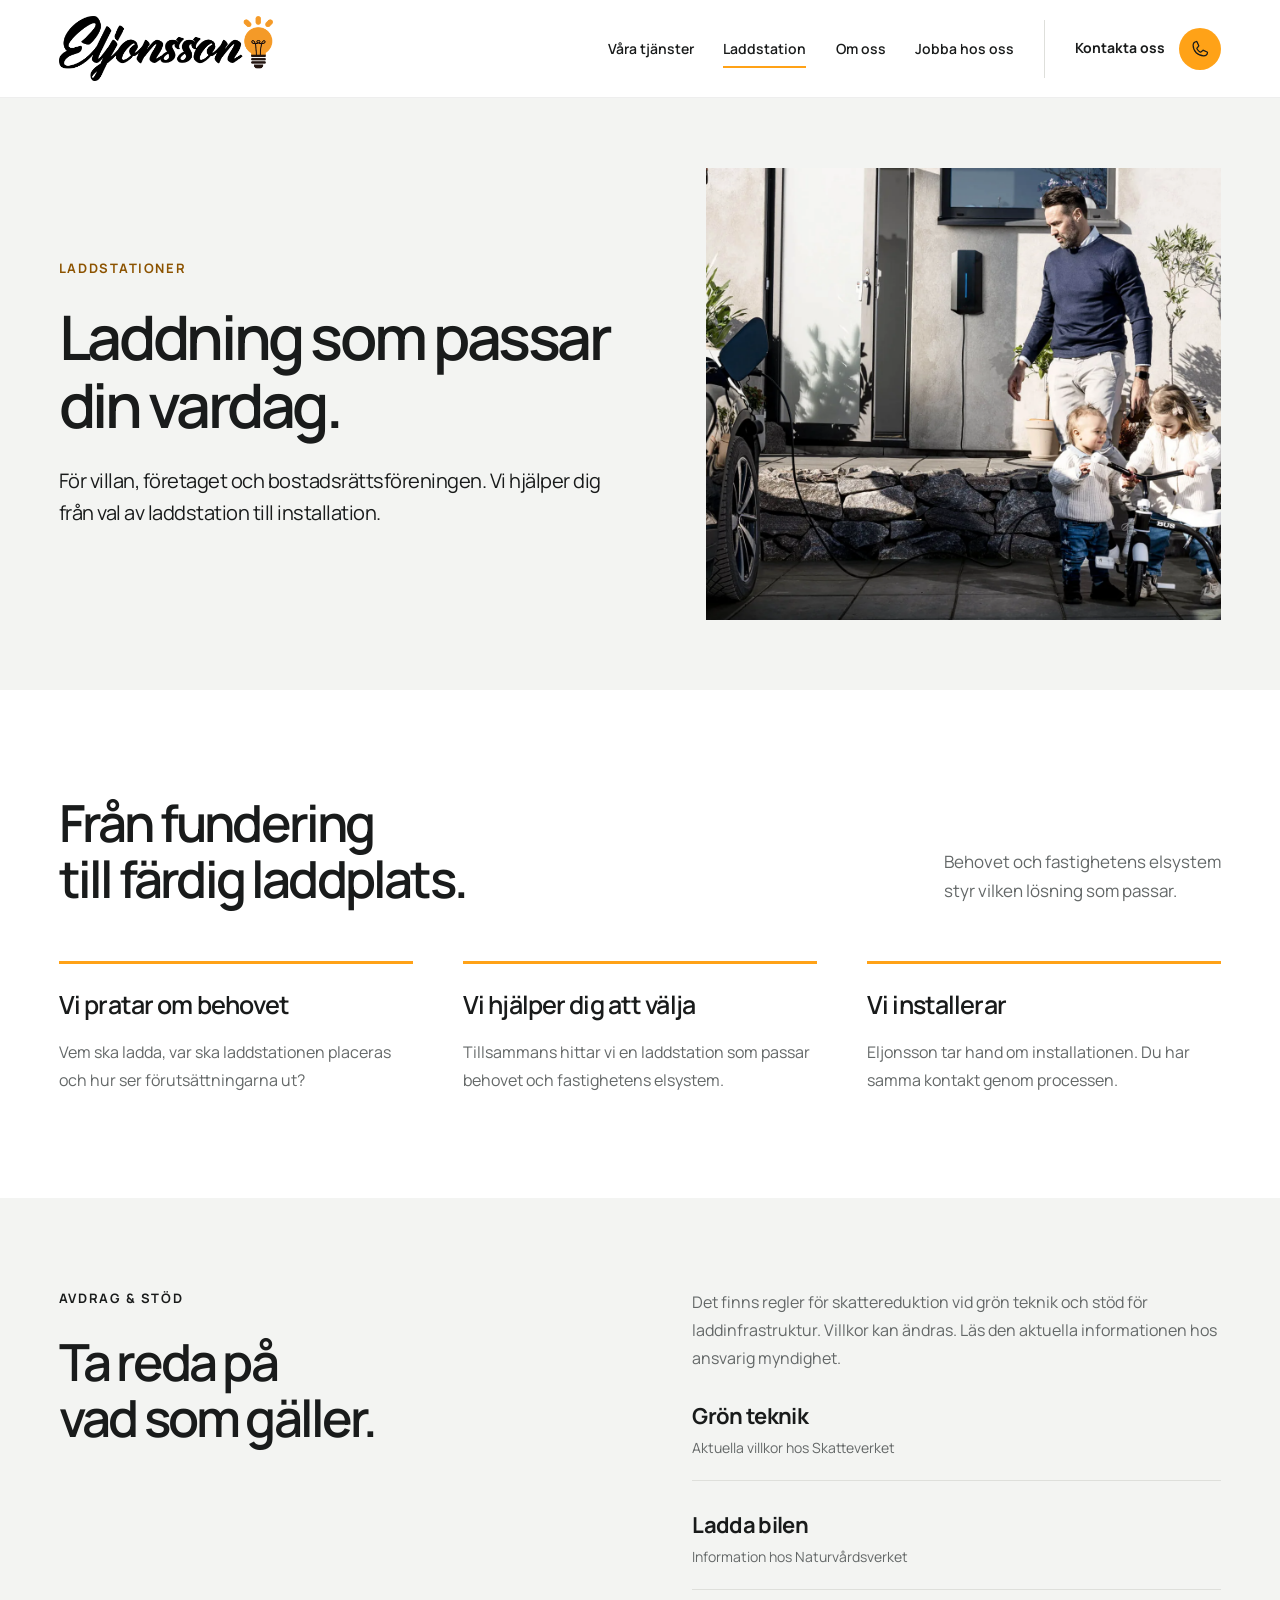
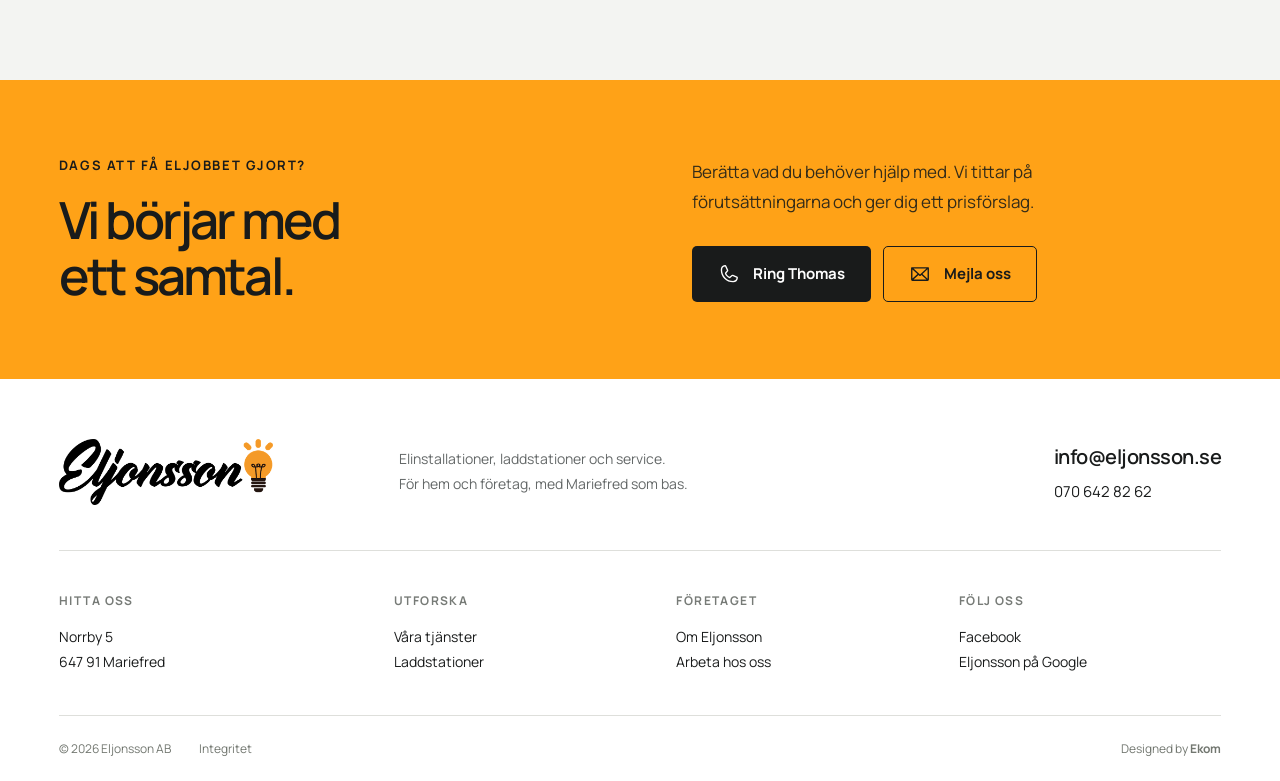
<file: laddstation.html>
<!doctype html><html lang="sv"><head><meta charset="utf-8"><meta name="viewport" content="width=device-width, initial-scale=1"><title>Laddstation & laddbox i Mariefred | Eljonsson AB</title><meta name="description" content="Laddstationer för privatpersoner, företag och bostadsrättsföreningar. Eljonsson hjälper till med val av laddlösning och installation."><meta name="theme-color" content="#ffa217"><link rel="canonical" href="https://eljonsson-design.carlzzon121.chatgpt.site/laddstation.html"><meta property="og:type" content="website"><meta property="og:locale" content="sv_SE"><meta property="og:title" content="Laddstation & laddbox i Mariefred | Eljonsson AB"><meta property="og:description" content="Laddstationer för privatpersoner, företag och bostadsrättsföreningar. Eljonsson hjälper till med val av laddlösning och installation."><meta property="og:url" content="https://eljonsson-design.carlzzon121.chatgpt.site/laddstation.html"><meta property="og:image" content="https://eljonsson-design.carlzzon121.chatgpt.site/assets/hero.webp"><link rel="icon" href="assets/favicon.png"><link rel="preload" href="assets/manrope.woff2" as="font" type="font/woff2" crossorigin><link rel="stylesheet" href="styles.css"><script type="application/ld+json">{"@context": "https://schema.org", "@type": "Electrician", "name": "Eljonsson AB", "url": "https://eljonsson-design.carlzzon121.chatgpt.site", "image": "https://eljonsson-design.carlzzon121.chatgpt.site/assets/hero.webp", "email": "info@eljonsson.se", "telephone": "+46706428262", "foundingDate": "2020", "address": {"@type": "PostalAddress", "streetAddress": "Norrby 5", "postalCode": "647 91", "addressLocality": "Mariefred", "addressCountry": "SE"}, "areaServed": ["Mariefred", "Strängnäs", "Stallarholmen", "Åkers Styckebruk", "Nykvarn", "Eskilstuna", "Västerås", "Enköping", "Malmköping"], "sameAs": ["https://www.facebook.com/profile.php?id=100057179241290", "https://maps.app.goo.gl/cDeoaxo41SnonrHq8"]}</script><script src="script.js" defer></script></head><body class="subpage"><a class="skip" href="#main">Hoppa till innehåll</a><header class="header"><a class="brand" href="index.html" aria-label="Eljonsson – startsida"><img src="assets/logo.png" width="235" height="72" alt="Eljonsson AB"></a><nav class="desktop-nav" aria-label="Huvudmeny"><a href="tjanster.html">Våra tjänster</a><a href="laddstation.html" aria-current="page">Laddstation</a><a href="om-oss.html">Om oss</a><a href="arbeta-hos-oss.html">Jobba hos oss</a></nav><a class="header-contact" href="kontakt.html">Kontakta oss <svg class="icon" viewBox="0 0 256 256" fill="currentColor" aria-hidden="true"><path d="M222.37,158.46l-47.11-21.11-.13-.06a16,16,0,0,0-15.17,1.4,8.12,8.12,0,0,0-.75.56L134.87,160c-15.42-7.49-31.34-23.29-38.83-38.51l20.78-24.71c.2-.25.39-.5.57-.77a16,16,0,0,0,1.32-15.06l0-.12L97.54,33.64a16,16,0,0,0-16.62-9.52A56.26,56.26,0,0,0,32,80c0,79.4,64.6,144,144,144a56.26,56.26,0,0,0,55.88-48.92A16,16,0,0,0,222.37,158.46ZM176,208A128.14,128.14,0,0,1,48,80,40.2,40.2,0,0,1,82.87,40a.61.61,0,0,0,0,.12l21,47L83.2,111.86a6.13,6.13,0,0,0-.57.77,16,16,0,0,0-1,15.7c9.06,18.53,27.73,37.06,46.46,46.11a16,16,0,0,0,15.75-1.14,8.44,8.44,0,0,0,.74-.56L168.89,152l47,21.05h0s.08,0,.11,0A40.21,40.21,0,0,1,176,208Z"/></svg></a><button class="menu-toggle" aria-expanded="false" aria-controls="mobile-menu"><svg class="icon" viewBox="0 0 256 256" fill="currentColor" aria-hidden="true"><path d="M224,128a8,8,0,0,1-8,8H40a8,8,0,0,1,0-16H216A8,8,0,0,1,224,128ZM40,72H216a8,8,0,0,0,0-16H40a8,8,0,0,0,0,16ZM216,184H40a8,8,0,0,0,0,16H216a8,8,0,0,0,0-16Z"/></svg><span>Meny</span></button></header><nav id="mobile-menu" class="mobile-menu" aria-label="Mobilmeny" hidden><a href="tjanster.html">Våra tjänster</a><a href="laddstation.html" aria-current="page">Laddstation</a><a href="om-oss.html">Om oss</a><a href="arbeta-hos-oss.html">Jobba hos oss</a><a href="kontakt.html">Kontakt</a><a class="mobile-phone" href="tel:+46706428262"><svg class="icon" viewBox="0 0 256 256" fill="currentColor" aria-hidden="true"><path d="M222.37,158.46l-47.11-21.11-.13-.06a16,16,0,0,0-15.17,1.4,8.12,8.12,0,0,0-.75.56L134.87,160c-15.42-7.49-31.34-23.29-38.83-38.51l20.78-24.71c.2-.25.39-.5.57-.77a16,16,0,0,0,1.32-15.06l0-.12L97.54,33.64a16,16,0,0,0-16.62-9.52A56.26,56.26,0,0,0,32,80c0,79.4,64.6,144,144,144a56.26,56.26,0,0,0,55.88-48.92A16,16,0,0,0,222.37,158.46ZM176,208A128.14,128.14,0,0,1,48,80,40.2,40.2,0,0,1,82.87,40a.61.61,0,0,0,0,.12l21,47L83.2,111.86a6.13,6.13,0,0,0-.57.77,16,16,0,0,0-1,15.7c9.06,18.53,27.73,37.06,46.46,46.11a16,16,0,0,0,15.75-1.14,8.44,8.44,0,0,0,.74-.56L168.89,152l47,21.05h0s.08,0,.11,0A40.21,40.21,0,0,1,176,208Z"/></svg>070 642 82 62</a><a class="mobile-email" href="mailto:info@eljonsson.se">info@eljonsson.se</a></nav><main id="main"><section class="page-intro visual-intro"><div class="wrap"><div><span class="eyebrow">Laddstationer</span><h1>Laddning som passar<br>din vardag.</h1><p class="lead">För villan, företaget och bostadsrättsföreningen. Vi hjälper dig från val av laddstation till installation.</p></div><img class="" src="assets/laddstation.webp" alt="Laddstationer" loading="eager" decoding="async" fetchpriority="high" width="1200" height="800"></div></section><section class="section wrap"><div class="section-head"><h2>Från fundering<br>till färdig laddplats.</h2><p>Behovet och fastighetens elsystem<br>styr vilken lösning som passar.</p></div><div class="process-grid"><article><h3>Vi pratar om behovet</h3><p>Vem ska ladda, var ska laddstationen placeras och hur ser förutsättningarna ut?</p></article><article><h3>Vi hjälper dig att välja</h3><p>Tillsammans hittar vi en laddstation som passar behovet och fastighetens elsystem.</p></article><article><h3>Vi installerar</h3><p>Eljonsson tar hand om installationen. Du har samma kontakt genom processen.</p></article></div></section><section class="support-section"><div class="wrap intro-section"><div><span class="eyebrow">Avdrag & stöd</span><h2>Ta reda på<br>vad som gäller.</h2></div><div><p>Det finns regler för skattereduktion vid grön teknik och stöd för laddinfrastruktur. Villkor kan ändras. Läs den aktuella informationen hos ansvarig myndighet.</p><a class="resource-link" href="https://www.skatteverket.se/privat/fastigheterochbostad/gronteknik/safungerarskattereduktionenforgronteknik.4.676f4884175c97df4192870.html" target="_blank" rel="noopener"><strong>Grön teknik</strong><span>Aktuella villkor hos Skatteverket</span></a><a class="resource-link" href="https://www.naturvardsverket.se/bidrag/ladda-bilen/" target="_blank" rel="noopener"><strong>Ladda bilen</strong><span>Information hos Naturvårdsverket</span></a></div></div></section><section class="contact-band"><div class="wrap contact-band-inner"><div><span class="eyebrow">Dags att få eljobbet gjort?</span><h2>Vi börjar med<br>ett samtal.</h2></div><div><p>Berätta vad du behöver hjälp med. Vi tittar på förutsättningarna och ger dig ett prisförslag.</p><div class="actions"><a class="button dark" href="tel:+46706428262"><svg class="icon" viewBox="0 0 256 256" fill="currentColor" aria-hidden="true"><path d="M222.37,158.46l-47.11-21.11-.13-.06a16,16,0,0,0-15.17,1.4,8.12,8.12,0,0,0-.75.56L134.87,160c-15.42-7.49-31.34-23.29-38.83-38.51l20.78-24.71c.2-.25.39-.5.57-.77a16,16,0,0,0,1.32-15.06l0-.12L97.54,33.64a16,16,0,0,0-16.62-9.52A56.26,56.26,0,0,0,32,80c0,79.4,64.6,144,144,144a56.26,56.26,0,0,0,55.88-48.92A16,16,0,0,0,222.37,158.46ZM176,208A128.14,128.14,0,0,1,48,80,40.2,40.2,0,0,1,82.87,40a.61.61,0,0,0,0,.12l21,47L83.2,111.86a6.13,6.13,0,0,0-.57.77,16,16,0,0,0-1,15.7c9.06,18.53,27.73,37.06,46.46,46.11a16,16,0,0,0,15.75-1.14,8.44,8.44,0,0,0,.74-.56L168.89,152l47,21.05h0s.08,0,.11,0A40.21,40.21,0,0,1,176,208Z"/></svg>Ring Thomas</a><a class="button outline-dark" href="mailto:info@eljonsson.se"><svg class="icon" viewBox="0 0 256 256" fill="currentColor" aria-hidden="true"><path d="M224,48H32a8,8,0,0,0-8,8V192a16,16,0,0,0,16,16H216a16,16,0,0,0,16-16V56A8,8,0,0,0,224,48Zm-96,85.15L52.57,64H203.43ZM98.71,128,40,181.81V74.19Zm11.84,10.85,12,11.05a8,8,0,0,0,10.82,0l12-11.05,58,53.15H52.57ZM157.29,128,216,74.18V181.82Z"/></svg>Mejla oss</a></div></div></div></section></main><footer class="footer"><div class="footer-top wrap"><a href="index.html" class="brand"><img src="assets/logo.png" width="235" height="72" alt="Eljonsson AB"></a><p>Elinstallationer, laddstationer och service.<br>För hem och företag, med Mariefred som bas.</p><div class="footer-contact"><a href="mailto:info@eljonsson.se">info@eljonsson.se</a><a href="tel:+46706428262">070 642 82 62</a></div></div><div class="footer-mid wrap"><div><span class="eyebrow">Hitta oss</span><a href="https://maps.app.goo.gl/cDeoaxo41SnonrHq8" target="_blank" rel="noopener">Norrby 5<br>647 91 Mariefred</a></div><div><span class="eyebrow">Utforska</span><a href="tjanster.html">Våra tjänster</a><a href="laddstation.html">Laddstationer</a></div><div><span class="eyebrow">Företaget</span><a href="om-oss.html">Om Eljonsson</a><a href="arbeta-hos-oss.html">Arbeta hos oss</a></div><div><span class="eyebrow">Följ oss</span><a href="https://www.facebook.com/profile.php?id=100057179241290" target="_blank" rel="noopener">Facebook</a><a href="https://maps.app.goo.gl/cDeoaxo41SnonrHq8" target="_blank" rel="noopener">Eljonsson på Google</a></div></div><div class="footer-bottom wrap"><span>© 2026 Eljonsson AB</span><a href="integritet.html">Integritet</a><span class="credit">Designed by <a href="https://ekom.se" target="_blank" rel="noopener">Ekom</a></span></div></footer><div class="mobile-dock"><a href="tel:+46706428262"><svg class="icon" viewBox="0 0 256 256" fill="currentColor" aria-hidden="true"><path d="M222.37,158.46l-47.11-21.11-.13-.06a16,16,0,0,0-15.17,1.4,8.12,8.12,0,0,0-.75.56L134.87,160c-15.42-7.49-31.34-23.29-38.83-38.51l20.78-24.71c.2-.25.39-.5.57-.77a16,16,0,0,0,1.32-15.06l0-.12L97.54,33.64a16,16,0,0,0-16.62-9.52A56.26,56.26,0,0,0,32,80c0,79.4,64.6,144,144,144a56.26,56.26,0,0,0,55.88-48.92A16,16,0,0,0,222.37,158.46ZM176,208A128.14,128.14,0,0,1,48,80,40.2,40.2,0,0,1,82.87,40a.61.61,0,0,0,0,.12l21,47L83.2,111.86a6.13,6.13,0,0,0-.57.77,16,16,0,0,0-1,15.7c9.06,18.53,27.73,37.06,46.46,46.11a16,16,0,0,0,15.75-1.14,8.44,8.44,0,0,0,.74-.56L168.89,152l47,21.05h0s.08,0,.11,0A40.21,40.21,0,0,1,176,208Z"/></svg>Ring Thomas</a><a href="mailto:info@eljonsson.se"><svg class="icon" viewBox="0 0 256 256" fill="currentColor" aria-hidden="true"><path d="M224,48H32a8,8,0,0,0-8,8V192a16,16,0,0,0,16,16H216a16,16,0,0,0,16-16V56A8,8,0,0,0,224,48Zm-96,85.15L52.57,64H203.43ZM98.71,128,40,181.81V74.19Zm11.84,10.85,12,11.05a8,8,0,0,0,10.82,0l12-11.05,58,53.15H52.57ZM157.29,128,216,74.18V181.82Z"/></svg>Mejla oss</a></div></body></html>
</file>
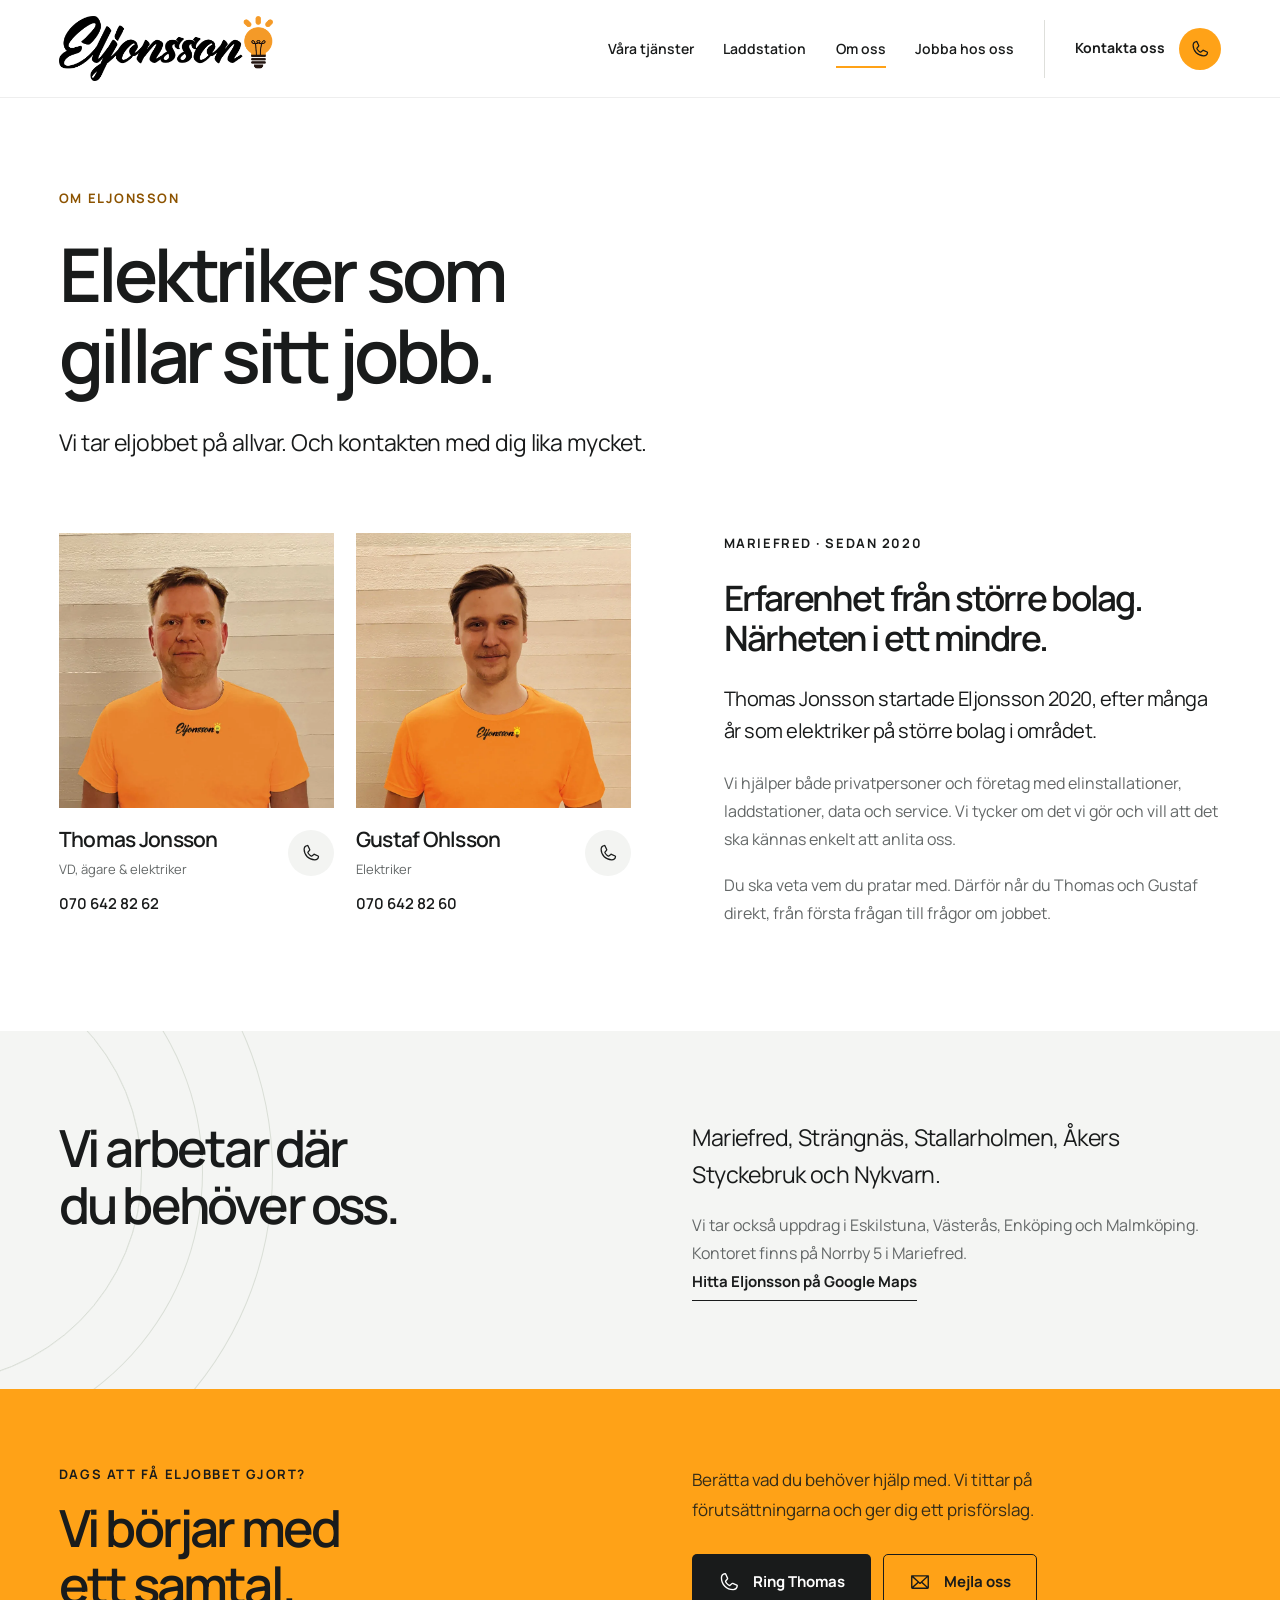
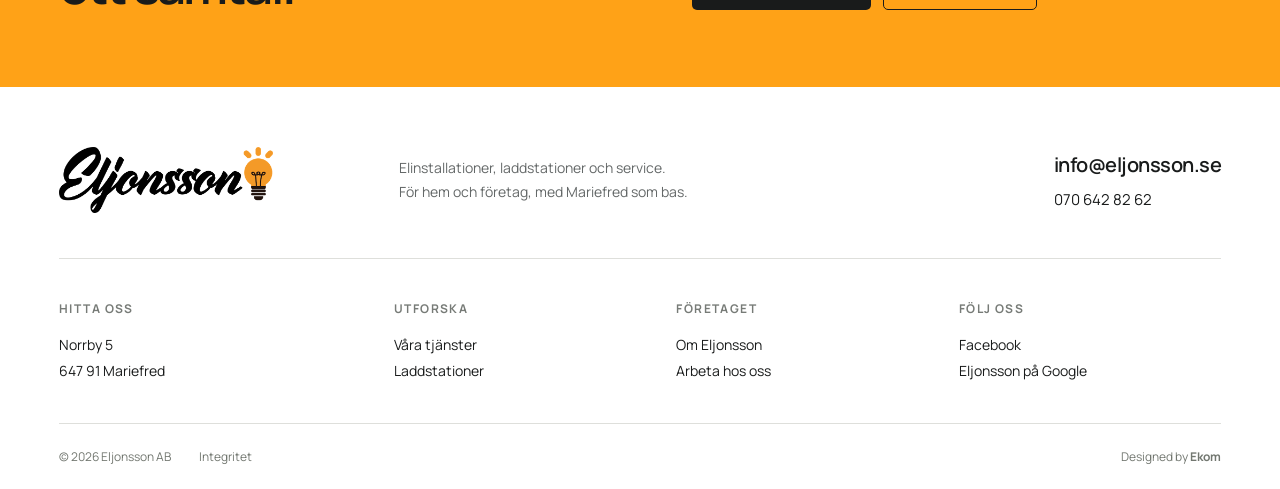
<file: om-oss.html>
<!doctype html><html lang="sv"><head><meta charset="utf-8"><meta name="viewport" content="width=device-width, initial-scale=1"><title>Om oss – Thomas & Gustaf | Eljonsson AB</title><meta name="description" content="Lär känna Eljonsson AB, grundat av Thomas Jonsson 2020. Personlig kontakt med elektriker i Mariefred, Strängnäs och närområdet."><meta name="theme-color" content="#ffa217"><link rel="canonical" href="https://eljonsson-design.carlzzon121.chatgpt.site/om-oss.html"><meta property="og:type" content="website"><meta property="og:locale" content="sv_SE"><meta property="og:title" content="Om oss – Thomas & Gustaf | Eljonsson AB"><meta property="og:description" content="Lär känna Eljonsson AB, grundat av Thomas Jonsson 2020. Personlig kontakt med elektriker i Mariefred, Strängnäs och närområdet."><meta property="og:url" content="https://eljonsson-design.carlzzon121.chatgpt.site/om-oss.html"><meta property="og:image" content="https://eljonsson-design.carlzzon121.chatgpt.site/assets/hero.webp"><link rel="icon" href="assets/favicon.png"><link rel="preload" href="assets/manrope.woff2" as="font" type="font/woff2" crossorigin><link rel="stylesheet" href="styles.css"><script type="application/ld+json">{"@context": "https://schema.org", "@type": "Electrician", "name": "Eljonsson AB", "url": "https://eljonsson-design.carlzzon121.chatgpt.site", "image": "https://eljonsson-design.carlzzon121.chatgpt.site/assets/hero.webp", "email": "info@eljonsson.se", "telephone": "+46706428262", "foundingDate": "2020", "address": {"@type": "PostalAddress", "streetAddress": "Norrby 5", "postalCode": "647 91", "addressLocality": "Mariefred", "addressCountry": "SE"}, "areaServed": ["Mariefred", "Strängnäs", "Stallarholmen", "Åkers Styckebruk", "Nykvarn", "Eskilstuna", "Västerås", "Enköping", "Malmköping"], "sameAs": ["https://www.facebook.com/profile.php?id=100057179241290", "https://maps.app.goo.gl/cDeoaxo41SnonrHq8"]}</script><script src="script.js" defer></script></head><body class="subpage"><a class="skip" href="#main">Hoppa till innehåll</a><header class="header"><a class="brand" href="index.html" aria-label="Eljonsson – startsida"><img src="assets/logo.png" width="235" height="72" alt="Eljonsson AB"></a><nav class="desktop-nav" aria-label="Huvudmeny"><a href="tjanster.html">Våra tjänster</a><a href="laddstation.html">Laddstation</a><a href="om-oss.html" aria-current="page">Om oss</a><a href="arbeta-hos-oss.html">Jobba hos oss</a></nav><a class="header-contact" href="kontakt.html">Kontakta oss <svg class="icon" viewBox="0 0 256 256" fill="currentColor" aria-hidden="true"><path d="M222.37,158.46l-47.11-21.11-.13-.06a16,16,0,0,0-15.17,1.4,8.12,8.12,0,0,0-.75.56L134.87,160c-15.42-7.49-31.34-23.29-38.83-38.51l20.78-24.71c.2-.25.39-.5.57-.77a16,16,0,0,0,1.32-15.06l0-.12L97.54,33.64a16,16,0,0,0-16.62-9.52A56.26,56.26,0,0,0,32,80c0,79.4,64.6,144,144,144a56.26,56.26,0,0,0,55.88-48.92A16,16,0,0,0,222.37,158.46ZM176,208A128.14,128.14,0,0,1,48,80,40.2,40.2,0,0,1,82.87,40a.61.61,0,0,0,0,.12l21,47L83.2,111.86a6.13,6.13,0,0,0-.57.77,16,16,0,0,0-1,15.7c9.06,18.53,27.73,37.06,46.46,46.11a16,16,0,0,0,15.75-1.14,8.44,8.44,0,0,0,.74-.56L168.89,152l47,21.05h0s.08,0,.11,0A40.21,40.21,0,0,1,176,208Z"/></svg></a><button class="menu-toggle" aria-expanded="false" aria-controls="mobile-menu"><svg class="icon" viewBox="0 0 256 256" fill="currentColor" aria-hidden="true"><path d="M224,128a8,8,0,0,1-8,8H40a8,8,0,0,1,0-16H216A8,8,0,0,1,224,128ZM40,72H216a8,8,0,0,0,0-16H40a8,8,0,0,0,0,16ZM216,184H40a8,8,0,0,0,0,16H216a8,8,0,0,0,0-16Z"/></svg><span>Meny</span></button></header><nav id="mobile-menu" class="mobile-menu" aria-label="Mobilmeny" hidden><a href="tjanster.html">Våra tjänster</a><a href="laddstation.html">Laddstation</a><a href="om-oss.html" aria-current="page">Om oss</a><a href="arbeta-hos-oss.html">Jobba hos oss</a><a href="kontakt.html">Kontakt</a><a class="mobile-phone" href="tel:+46706428262"><svg class="icon" viewBox="0 0 256 256" fill="currentColor" aria-hidden="true"><path d="M222.37,158.46l-47.11-21.11-.13-.06a16,16,0,0,0-15.17,1.4,8.12,8.12,0,0,0-.75.56L134.87,160c-15.42-7.49-31.34-23.29-38.83-38.51l20.78-24.71c.2-.25.39-.5.57-.77a16,16,0,0,0,1.32-15.06l0-.12L97.54,33.64a16,16,0,0,0-16.62-9.52A56.26,56.26,0,0,0,32,80c0,79.4,64.6,144,144,144a56.26,56.26,0,0,0,55.88-48.92A16,16,0,0,0,222.37,158.46ZM176,208A128.14,128.14,0,0,1,48,80,40.2,40.2,0,0,1,82.87,40a.61.61,0,0,0,0,.12l21,47L83.2,111.86a6.13,6.13,0,0,0-.57.77,16,16,0,0,0-1,15.7c9.06,18.53,27.73,37.06,46.46,46.11a16,16,0,0,0,15.75-1.14,8.44,8.44,0,0,0,.74-.56L168.89,152l47,21.05h0s.08,0,.11,0A40.21,40.21,0,0,1,176,208Z"/></svg>070 642 82 62</a><a class="mobile-email" href="mailto:info@eljonsson.se">info@eljonsson.se</a></nav><main id="main"><section class="page-intro wrap"><span class="eyebrow">Om Eljonsson</span><h1>Elektriker som<br>gillar sitt jobb.</h1><p class="lead">Vi tar eljobbet på allvar. Och kontakten med dig lika mycket.</p></section><section class="section wrap about-team"><div class="team-grid"><article class="person"><img class="" src="assets/thomas.webp" alt="Thomas Jonsson, ägare och elektriker på Eljonsson" loading="lazy" decoding="async" width="1200" height="800"><div class="person-caption"><div><h3>Thomas Jonsson</h3><p>VD, ägare & elektriker</p></div><a href="tel:+46706428262" aria-label="Ring Thomas Jonsson"><svg class="icon" viewBox="0 0 256 256" fill="currentColor" aria-hidden="true"><path d="M222.37,158.46l-47.11-21.11-.13-.06a16,16,0,0,0-15.17,1.4,8.12,8.12,0,0,0-.75.56L134.87,160c-15.42-7.49-31.34-23.29-38.83-38.51l20.78-24.71c.2-.25.39-.5.57-.77a16,16,0,0,0,1.32-15.06l0-.12L97.54,33.64a16,16,0,0,0-16.62-9.52A56.26,56.26,0,0,0,32,80c0,79.4,64.6,144,144,144a56.26,56.26,0,0,0,55.88-48.92A16,16,0,0,0,222.37,158.46ZM176,208A128.14,128.14,0,0,1,48,80,40.2,40.2,0,0,1,82.87,40a.61.61,0,0,0,0,.12l21,47L83.2,111.86a6.13,6.13,0,0,0-.57.77,16,16,0,0,0-1,15.7c9.06,18.53,27.73,37.06,46.46,46.11a16,16,0,0,0,15.75-1.14,8.44,8.44,0,0,0,.74-.56L168.89,152l47,21.05h0s.08,0,.11,0A40.21,40.21,0,0,1,176,208Z"/></svg></a></div><a class="person-number" href="tel:+46706428262">070 642 82 62</a></article><article class="person"><img class="" src="assets/gustaf.webp" alt="Gustaf Ohlsson, elektriker på Eljonsson" loading="lazy" decoding="async" width="1200" height="800"><div class="person-caption"><div><h3>Gustaf Ohlsson</h3><p>Elektriker</p></div><a href="tel:+46706428260" aria-label="Ring Gustaf Ohlsson"><svg class="icon" viewBox="0 0 256 256" fill="currentColor" aria-hidden="true"><path d="M222.37,158.46l-47.11-21.11-.13-.06a16,16,0,0,0-15.17,1.4,8.12,8.12,0,0,0-.75.56L134.87,160c-15.42-7.49-31.34-23.29-38.83-38.51l20.78-24.71c.2-.25.39-.5.57-.77a16,16,0,0,0,1.32-15.06l0-.12L97.54,33.64a16,16,0,0,0-16.62-9.52A56.26,56.26,0,0,0,32,80c0,79.4,64.6,144,144,144a56.26,56.26,0,0,0,55.88-48.92A16,16,0,0,0,222.37,158.46ZM176,208A128.14,128.14,0,0,1,48,80,40.2,40.2,0,0,1,82.87,40a.61.61,0,0,0,0,.12l21,47L83.2,111.86a6.13,6.13,0,0,0-.57.77,16,16,0,0,0-1,15.7c9.06,18.53,27.73,37.06,46.46,46.11a16,16,0,0,0,15.75-1.14,8.44,8.44,0,0,0,.74-.56L168.89,152l47,21.05h0s.08,0,.11,0A40.21,40.21,0,0,1,176,208Z"/></svg></a></div><a class="person-number" href="tel:+46706428260">070 642 82 60</a></article></div><div class="about-text"><span class="eyebrow">Mariefred · Sedan 2020</span><h2>Erfarenhet från större bolag.<br>Närheten i ett mindre.</h2><p class="lead">Thomas Jonsson startade Eljonsson 2020, efter många år som elektriker på större bolag i området.</p><p>Vi hjälper både privatpersoner och företag med elinstallationer, laddstationer, data och service. Vi tycker om det vi gör och vill att det ska kännas enkelt att anlita oss.</p><p>Du ska veta vem du pratar med. Därför når du Thomas och Gustaf direkt, från första frågan till frågor om jobbet.</p></div></section><section class="area-section"><div class="wrap intro-section"><h2>Vi arbetar där<br>du behöver oss.</h2><div><p class="lead">Mariefred, Strängnäs, Stallarholmen, Åkers Styckebruk och Nykvarn.</p><p>Vi tar också uppdrag i Eskilstuna, Västerås, Enköping och Malmköping. Kontoret finns på Norrby 5 i Mariefred.</p><a class="text-link" href="https://maps.app.goo.gl/cDeoaxo41SnonrHq8" target="_blank" rel="noopener">Hitta Eljonsson på Google Maps</a></div></div></section><section class="contact-band"><div class="wrap contact-band-inner"><div><span class="eyebrow">Dags att få eljobbet gjort?</span><h2>Vi börjar med<br>ett samtal.</h2></div><div><p>Berätta vad du behöver hjälp med. Vi tittar på förutsättningarna och ger dig ett prisförslag.</p><div class="actions"><a class="button dark" href="tel:+46706428262"><svg class="icon" viewBox="0 0 256 256" fill="currentColor" aria-hidden="true"><path d="M222.37,158.46l-47.11-21.11-.13-.06a16,16,0,0,0-15.17,1.4,8.12,8.12,0,0,0-.75.56L134.87,160c-15.42-7.49-31.34-23.29-38.83-38.51l20.78-24.71c.2-.25.39-.5.57-.77a16,16,0,0,0,1.32-15.06l0-.12L97.54,33.64a16,16,0,0,0-16.62-9.52A56.26,56.26,0,0,0,32,80c0,79.4,64.6,144,144,144a56.26,56.26,0,0,0,55.88-48.92A16,16,0,0,0,222.37,158.46ZM176,208A128.14,128.14,0,0,1,48,80,40.2,40.2,0,0,1,82.87,40a.61.61,0,0,0,0,.12l21,47L83.2,111.86a6.13,6.13,0,0,0-.57.77,16,16,0,0,0-1,15.7c9.06,18.53,27.73,37.06,46.46,46.11a16,16,0,0,0,15.75-1.14,8.44,8.44,0,0,0,.74-.56L168.89,152l47,21.05h0s.08,0,.11,0A40.21,40.21,0,0,1,176,208Z"/></svg>Ring Thomas</a><a class="button outline-dark" href="mailto:info@eljonsson.se"><svg class="icon" viewBox="0 0 256 256" fill="currentColor" aria-hidden="true"><path d="M224,48H32a8,8,0,0,0-8,8V192a16,16,0,0,0,16,16H216a16,16,0,0,0,16-16V56A8,8,0,0,0,224,48Zm-96,85.15L52.57,64H203.43ZM98.71,128,40,181.81V74.19Zm11.84,10.85,12,11.05a8,8,0,0,0,10.82,0l12-11.05,58,53.15H52.57ZM157.29,128,216,74.18V181.82Z"/></svg>Mejla oss</a></div></div></div></section></main><footer class="footer"><div class="footer-top wrap"><a href="index.html" class="brand"><img src="assets/logo.png" width="235" height="72" alt="Eljonsson AB"></a><p>Elinstallationer, laddstationer och service.<br>För hem och företag, med Mariefred som bas.</p><div class="footer-contact"><a href="mailto:info@eljonsson.se">info@eljonsson.se</a><a href="tel:+46706428262">070 642 82 62</a></div></div><div class="footer-mid wrap"><div><span class="eyebrow">Hitta oss</span><a href="https://maps.app.goo.gl/cDeoaxo41SnonrHq8" target="_blank" rel="noopener">Norrby 5<br>647 91 Mariefred</a></div><div><span class="eyebrow">Utforska</span><a href="tjanster.html">Våra tjänster</a><a href="laddstation.html">Laddstationer</a></div><div><span class="eyebrow">Företaget</span><a href="om-oss.html">Om Eljonsson</a><a href="arbeta-hos-oss.html">Arbeta hos oss</a></div><div><span class="eyebrow">Följ oss</span><a href="https://www.facebook.com/profile.php?id=100057179241290" target="_blank" rel="noopener">Facebook</a><a href="https://maps.app.goo.gl/cDeoaxo41SnonrHq8" target="_blank" rel="noopener">Eljonsson på Google</a></div></div><div class="footer-bottom wrap"><span>© 2026 Eljonsson AB</span><a href="integritet.html">Integritet</a><span class="credit">Designed by <a href="https://ekom.se" target="_blank" rel="noopener">Ekom</a></span></div></footer><div class="mobile-dock"><a href="tel:+46706428262"><svg class="icon" viewBox="0 0 256 256" fill="currentColor" aria-hidden="true"><path d="M222.37,158.46l-47.11-21.11-.13-.06a16,16,0,0,0-15.17,1.4,8.12,8.12,0,0,0-.75.56L134.87,160c-15.42-7.49-31.34-23.29-38.83-38.51l20.78-24.71c.2-.25.39-.5.57-.77a16,16,0,0,0,1.32-15.06l0-.12L97.54,33.64a16,16,0,0,0-16.62-9.52A56.26,56.26,0,0,0,32,80c0,79.4,64.6,144,144,144a56.26,56.26,0,0,0,55.88-48.92A16,16,0,0,0,222.37,158.46ZM176,208A128.14,128.14,0,0,1,48,80,40.2,40.2,0,0,1,82.87,40a.61.61,0,0,0,0,.12l21,47L83.2,111.86a6.13,6.13,0,0,0-.57.77,16,16,0,0,0-1,15.7c9.06,18.53,27.73,37.06,46.46,46.11a16,16,0,0,0,15.75-1.14,8.44,8.44,0,0,0,.74-.56L168.89,152l47,21.05h0s.08,0,.11,0A40.21,40.21,0,0,1,176,208Z"/></svg>Ring Thomas</a><a href="mailto:info@eljonsson.se"><svg class="icon" viewBox="0 0 256 256" fill="currentColor" aria-hidden="true"><path d="M224,48H32a8,8,0,0,0-8,8V192a16,16,0,0,0,16,16H216a16,16,0,0,0,16-16V56A8,8,0,0,0,224,48Zm-96,85.15L52.57,64H203.43ZM98.71,128,40,181.81V74.19Zm11.84,10.85,12,11.05a8,8,0,0,0,10.82,0l12-11.05,58,53.15H52.57ZM157.29,128,216,74.18V181.82Z"/></svg>Mejla oss</a></div></body></html>
</file>
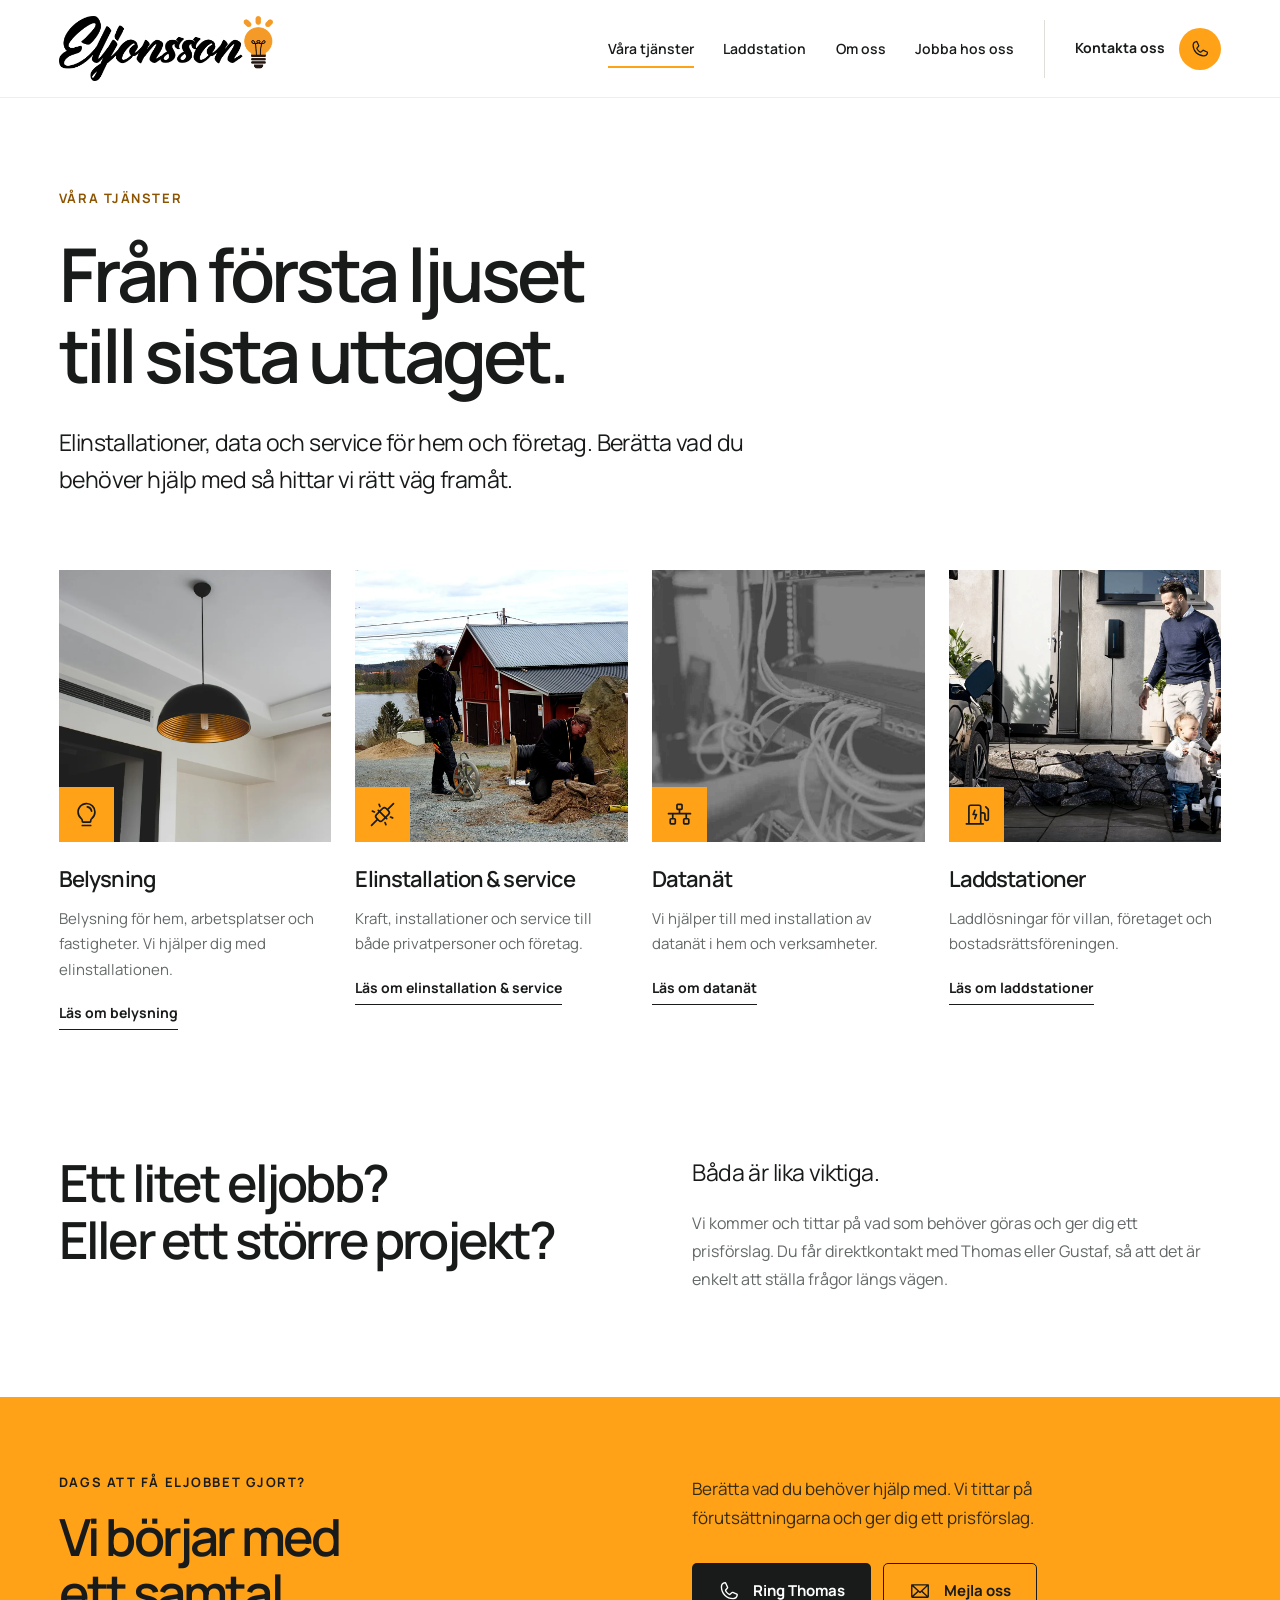
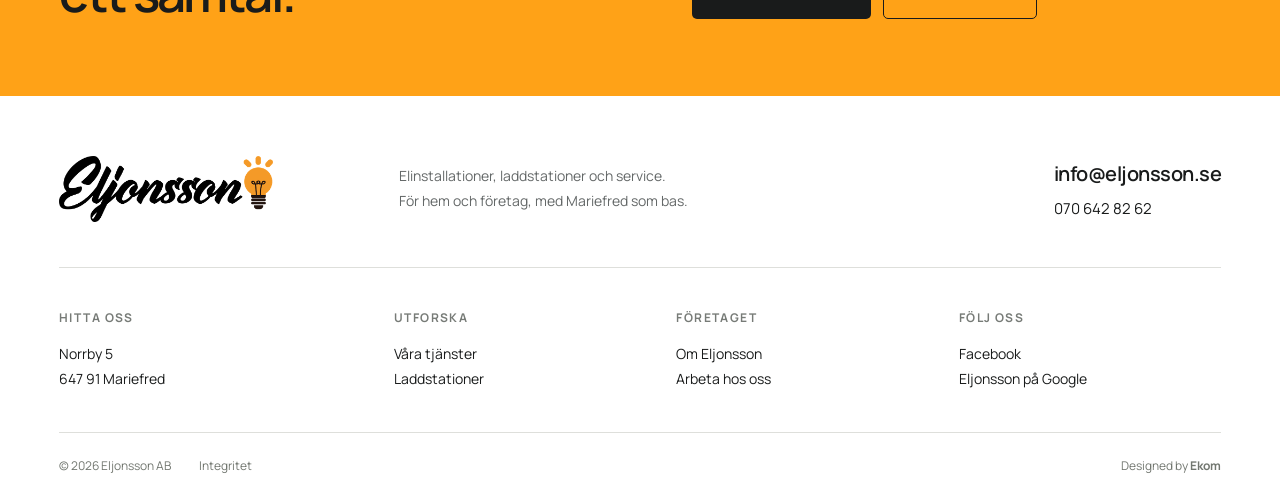
<file: tjanster.html>
<!doctype html><html lang="sv"><head><meta charset="utf-8"><meta name="viewport" content="width=device-width, initial-scale=1"><title>Elinstallation, belysning & datanät | Eljonsson AB</title><meta name="description" content="Utforska Eljonssons tjänster: belysning, kraft, datanät, laddstationer och service. Elektriker för hem och företag i Mariefred och Strängnäs."><meta name="theme-color" content="#ffa217"><link rel="canonical" href="https://eljonsson-design.carlzzon121.chatgpt.site/tjanster.html"><meta property="og:type" content="website"><meta property="og:locale" content="sv_SE"><meta property="og:title" content="Elinstallation, belysning & datanät | Eljonsson AB"><meta property="og:description" content="Utforska Eljonssons tjänster: belysning, kraft, datanät, laddstationer och service. Elektriker för hem och företag i Mariefred och Strängnäs."><meta property="og:url" content="https://eljonsson-design.carlzzon121.chatgpt.site/tjanster.html"><meta property="og:image" content="https://eljonsson-design.carlzzon121.chatgpt.site/assets/hero.webp"><link rel="icon" href="assets/favicon.png"><link rel="preload" href="assets/manrope.woff2" as="font" type="font/woff2" crossorigin><link rel="stylesheet" href="styles.css"><script type="application/ld+json">{"@context": "https://schema.org", "@type": "Electrician", "name": "Eljonsson AB", "url": "https://eljonsson-design.carlzzon121.chatgpt.site", "image": "https://eljonsson-design.carlzzon121.chatgpt.site/assets/hero.webp", "email": "info@eljonsson.se", "telephone": "+46706428262", "foundingDate": "2020", "address": {"@type": "PostalAddress", "streetAddress": "Norrby 5", "postalCode": "647 91", "addressLocality": "Mariefred", "addressCountry": "SE"}, "areaServed": ["Mariefred", "Strängnäs", "Stallarholmen", "Åkers Styckebruk", "Nykvarn", "Eskilstuna", "Västerås", "Enköping", "Malmköping"], "sameAs": ["https://www.facebook.com/profile.php?id=100057179241290", "https://maps.app.goo.gl/cDeoaxo41SnonrHq8"]}</script><script src="script.js" defer></script></head><body class="subpage"><a class="skip" href="#main">Hoppa till innehåll</a><header class="header"><a class="brand" href="index.html" aria-label="Eljonsson – startsida"><img src="assets/logo.png" width="235" height="72" alt="Eljonsson AB"></a><nav class="desktop-nav" aria-label="Huvudmeny"><a href="tjanster.html" aria-current="page">Våra tjänster</a><a href="laddstation.html">Laddstation</a><a href="om-oss.html">Om oss</a><a href="arbeta-hos-oss.html">Jobba hos oss</a></nav><a class="header-contact" href="kontakt.html">Kontakta oss <svg class="icon" viewBox="0 0 256 256" fill="currentColor" aria-hidden="true"><path d="M222.37,158.46l-47.11-21.11-.13-.06a16,16,0,0,0-15.17,1.4,8.12,8.12,0,0,0-.75.56L134.87,160c-15.42-7.49-31.34-23.29-38.83-38.51l20.78-24.71c.2-.25.39-.5.57-.77a16,16,0,0,0,1.32-15.06l0-.12L97.54,33.64a16,16,0,0,0-16.62-9.52A56.26,56.26,0,0,0,32,80c0,79.4,64.6,144,144,144a56.26,56.26,0,0,0,55.88-48.92A16,16,0,0,0,222.37,158.46ZM176,208A128.14,128.14,0,0,1,48,80,40.2,40.2,0,0,1,82.87,40a.61.61,0,0,0,0,.12l21,47L83.2,111.86a6.13,6.13,0,0,0-.57.77,16,16,0,0,0-1,15.7c9.06,18.53,27.73,37.06,46.46,46.11a16,16,0,0,0,15.75-1.14,8.44,8.44,0,0,0,.74-.56L168.89,152l47,21.05h0s.08,0,.11,0A40.21,40.21,0,0,1,176,208Z"/></svg></a><button class="menu-toggle" aria-expanded="false" aria-controls="mobile-menu"><svg class="icon" viewBox="0 0 256 256" fill="currentColor" aria-hidden="true"><path d="M224,128a8,8,0,0,1-8,8H40a8,8,0,0,1,0-16H216A8,8,0,0,1,224,128ZM40,72H216a8,8,0,0,0,0-16H40a8,8,0,0,0,0,16ZM216,184H40a8,8,0,0,0,0,16H216a8,8,0,0,0,0-16Z"/></svg><span>Meny</span></button></header><nav id="mobile-menu" class="mobile-menu" aria-label="Mobilmeny" hidden><a href="tjanster.html" aria-current="page">Våra tjänster</a><a href="laddstation.html">Laddstation</a><a href="om-oss.html">Om oss</a><a href="arbeta-hos-oss.html">Jobba hos oss</a><a href="kontakt.html">Kontakt</a><a class="mobile-phone" href="tel:+46706428262"><svg class="icon" viewBox="0 0 256 256" fill="currentColor" aria-hidden="true"><path d="M222.37,158.46l-47.11-21.11-.13-.06a16,16,0,0,0-15.17,1.4,8.12,8.12,0,0,0-.75.56L134.87,160c-15.42-7.49-31.34-23.29-38.83-38.51l20.78-24.71c.2-.25.39-.5.57-.77a16,16,0,0,0,1.32-15.06l0-.12L97.54,33.64a16,16,0,0,0-16.62-9.52A56.26,56.26,0,0,0,32,80c0,79.4,64.6,144,144,144a56.26,56.26,0,0,0,55.88-48.92A16,16,0,0,0,222.37,158.46ZM176,208A128.14,128.14,0,0,1,48,80,40.2,40.2,0,0,1,82.87,40a.61.61,0,0,0,0,.12l21,47L83.2,111.86a6.13,6.13,0,0,0-.57.77,16,16,0,0,0-1,15.7c9.06,18.53,27.73,37.06,46.46,46.11a16,16,0,0,0,15.75-1.14,8.44,8.44,0,0,0,.74-.56L168.89,152l47,21.05h0s.08,0,.11,0A40.21,40.21,0,0,1,176,208Z"/></svg>070 642 82 62</a><a class="mobile-email" href="mailto:info@eljonsson.se">info@eljonsson.se</a></nav><main id="main"><section class="page-intro wrap"><span class="eyebrow">Våra tjänster</span><h1>Från första ljuset<br>till sista uttaget.</h1><p class="lead">Elinstallationer, data och service för hem och företag. Berätta vad du behöver hjälp med så hittar vi rätt väg framåt.</p></section><section class="wrap services-page"><div class="service-grid"><a class="service-card" href="belysning.html"><div class="service-photo"><img class="" src="assets/belysning.webp" alt="Belysning" loading="lazy" decoding="async" width="1200" height="800"><span class="service-icon"><svg class="icon" viewBox="0 0 256 256" fill="currentColor" aria-hidden="true"><path d="M176,232a8,8,0,0,1-8,8H88a8,8,0,0,1,0-16h80A8,8,0,0,1,176,232Zm40-128a87.55,87.55,0,0,1-33.64,69.21A16.24,16.24,0,0,0,176,186v6a16,16,0,0,1-16,16H96a16,16,0,0,1-16-16v-6a16,16,0,0,0-6.23-12.66A87.59,87.59,0,0,1,40,104.49C39.74,56.83,78.26,17.14,125.88,16A88,88,0,0,1,216,104Zm-16,0a72,72,0,0,0-73.74-72c-39,.92-70.47,33.39-70.26,72.39a71.65,71.65,0,0,0,27.64,56.3A32,32,0,0,1,96,186v6h64v-6a32.15,32.15,0,0,1,12.47-25.35A71.65,71.65,0,0,0,200,104Zm-16.11-9.34a57.6,57.6,0,0,0-46.56-46.55,8,8,0,0,0-2.66,15.78c16.57,2.79,30.63,16.85,33.44,33.45A8,8,0,0,0,176,104a9,9,0,0,0,1.35-.11A8,8,0,0,0,183.89,94.66Z"/></svg></span></div><h3>Belysning</h3><p>Belysning för hem, arbetsplatser och fastigheter. Vi hjälper dig med elinstallationen.</p><span class="text-link">Läs om belysning</span></a><a class="service-card" href="elinstallation.html"><div class="service-photo"><img class="" src="assets/elinstallation.webp" alt="Elinstallation &amp; service" loading="lazy" decoding="async" width="1200" height="800"><span class="service-icon"><svg class="icon" viewBox="0 0 256 256" fill="currentColor" aria-hidden="true"><path d="M237.66,18.34a8,8,0,0,0-11.32,0l-52.4,52.41-5.37-5.38a32.05,32.05,0,0,0-45.26,0L100,88.69l-6.34-6.35A8,8,0,0,0,82.34,93.66L88.69,100,65.37,123.31a32,32,0,0,0,0,45.26l5.38,5.37-52.41,52.4a8,8,0,0,0,11.32,11.32l52.4-52.41,5.37,5.38a32,32,0,0,0,45.26,0L156,167.31l6.34,6.35a8,8,0,0,0,11.32-11.32L167.31,156l23.32-23.31a32,32,0,0,0,0-45.26l-5.38-5.37,52.41-52.4A8,8,0,0,0,237.66,18.34Zm-116.29,161a16,16,0,0,1-22.62,0L76.69,157.25a16,16,0,0,1,0-22.62L100,111.31,144.69,156Zm57.94-57.94L156,144.69,111.31,100l23.32-23.31a16,16,0,0,1,22.62,0l22.06,22A16,16,0,0,1,179.31,121.37ZM88.57,35A8,8,0,0,1,103.43,29l8,20A8,8,0,0,1,96.57,55ZM24.57,93A8,8,0,0,1,35,88.57l20,8A8,8,0,0,1,49,111.43l-20-8A8,8,0,0,1,24.57,93ZM231.43,163a8,8,0,0,1-10.4,4.46l-20-8A8,8,0,1,1,207,144.57l20,8A8,8,0,0,1,231.43,163Zm-64,58.06A8,8,0,0,1,152.57,227l-8-20A8,8,0,0,1,159.43,201Z"/></svg></span></div><h3>Elinstallation & service</h3><p>Kraft, installationer och service till både privatpersoner och företag.</p><span class="text-link">Läs om elinstallation & service</span></a><a class="service-card" href="datanat.html"><div class="service-photo"><img class="" src="assets/datanat.webp" alt="Datanät" loading="lazy" decoding="async" width="1200" height="800"><span class="service-icon"><svg class="icon" viewBox="0 0 256 256" fill="currentColor" aria-hidden="true"><path d="M232,112H136V88h8a16,16,0,0,0,16-16V40a16,16,0,0,0-16-16H112A16,16,0,0,0,96,40V72a16,16,0,0,0,16,16h8v24H24a8,8,0,0,0,0,16H56v32H48a16,16,0,0,0-16,16v32a16,16,0,0,0,16,16H80a16,16,0,0,0,16-16V176a16,16,0,0,0-16-16H72V128H184v32h-8a16,16,0,0,0-16,16v32a16,16,0,0,0,16,16h32a16,16,0,0,0,16-16V176a16,16,0,0,0-16-16h-8V128h32a8,8,0,0,0,0-16ZM112,40h32V72H112ZM80,208H48V176H80Zm128,0H176V176h32Z"/></svg></span></div><h3>Datanät</h3><p>Vi hjälper till med installation av datanät i hem och verksamheter.</p><span class="text-link">Läs om datanät</span></a><a class="service-card" href="laddstation.html"><div class="service-photo"><img class="" src="assets/laddstation.webp" alt="Laddstationer" loading="lazy" decoding="async" width="1200" height="800"><span class="service-icon"><svg class="icon" viewBox="0 0 256 256" fill="currentColor" aria-hidden="true"><path d="M134.62,123.51a8,8,0,0,1,.81,7.46l-16,40A8,8,0,0,1,104.57,165l11.61-29H96a8,8,0,0,1-7.43-11l16-40A8,8,0,1,1,119.43,91l-11.61,29H128A8,8,0,0,1,134.62,123.51ZM248,86.63V168a24,24,0,0,1-48,0V128a8,8,0,0,0-8-8H176v88h16a8,8,0,0,1,0,16H32a8,8,0,0,1,0-16H48V56A24,24,0,0,1,72,32h80a24,24,0,0,1,24,24v48h16a24,24,0,0,1,24,24v40a8,8,0,0,0,16,0V86.63A8,8,0,0,0,229.66,81L210.34,61.66a8,8,0,0,1,11.32-11.32L241,69.66A23.85,23.85,0,0,1,248,86.63ZM160,208V56a8,8,0,0,0-8-8H72a8,8,0,0,0-8,8V208Z"/></svg></span></div><h3>Laddstationer</h3><p>Laddlösningar för villan, företaget och bostadsrättsföreningen.</p><span class="text-link">Läs om laddstationer</span></a></div></section><section class="section wrap intro-section"><h2>Ett litet eljobb?<br>Eller ett större projekt?</h2><div><p class="lead">Båda är lika viktiga.</p><p>Vi kommer och tittar på vad som behöver göras och ger dig ett prisförslag. Du får direktkontakt med Thomas eller Gustaf, så att det är enkelt att ställa frågor längs vägen.</p></div></section><section class="contact-band"><div class="wrap contact-band-inner"><div><span class="eyebrow">Dags att få eljobbet gjort?</span><h2>Vi börjar med<br>ett samtal.</h2></div><div><p>Berätta vad du behöver hjälp med. Vi tittar på förutsättningarna och ger dig ett prisförslag.</p><div class="actions"><a class="button dark" href="tel:+46706428262"><svg class="icon" viewBox="0 0 256 256" fill="currentColor" aria-hidden="true"><path d="M222.37,158.46l-47.11-21.11-.13-.06a16,16,0,0,0-15.17,1.4,8.12,8.12,0,0,0-.75.56L134.87,160c-15.42-7.49-31.34-23.29-38.83-38.51l20.78-24.71c.2-.25.39-.5.57-.77a16,16,0,0,0,1.32-15.06l0-.12L97.54,33.64a16,16,0,0,0-16.62-9.52A56.26,56.26,0,0,0,32,80c0,79.4,64.6,144,144,144a56.26,56.26,0,0,0,55.88-48.92A16,16,0,0,0,222.37,158.46ZM176,208A128.14,128.14,0,0,1,48,80,40.2,40.2,0,0,1,82.87,40a.61.61,0,0,0,0,.12l21,47L83.2,111.86a6.13,6.13,0,0,0-.57.77,16,16,0,0,0-1,15.7c9.06,18.53,27.73,37.06,46.46,46.11a16,16,0,0,0,15.75-1.14,8.44,8.44,0,0,0,.74-.56L168.89,152l47,21.05h0s.08,0,.11,0A40.21,40.21,0,0,1,176,208Z"/></svg>Ring Thomas</a><a class="button outline-dark" href="mailto:info@eljonsson.se"><svg class="icon" viewBox="0 0 256 256" fill="currentColor" aria-hidden="true"><path d="M224,48H32a8,8,0,0,0-8,8V192a16,16,0,0,0,16,16H216a16,16,0,0,0,16-16V56A8,8,0,0,0,224,48Zm-96,85.15L52.57,64H203.43ZM98.71,128,40,181.81V74.19Zm11.84,10.85,12,11.05a8,8,0,0,0,10.82,0l12-11.05,58,53.15H52.57ZM157.29,128,216,74.18V181.82Z"/></svg>Mejla oss</a></div></div></div></section></main><footer class="footer"><div class="footer-top wrap"><a href="index.html" class="brand"><img src="assets/logo.png" width="235" height="72" alt="Eljonsson AB"></a><p>Elinstallationer, laddstationer och service.<br>För hem och företag, med Mariefred som bas.</p><div class="footer-contact"><a href="mailto:info@eljonsson.se">info@eljonsson.se</a><a href="tel:+46706428262">070 642 82 62</a></div></div><div class="footer-mid wrap"><div><span class="eyebrow">Hitta oss</span><a href="https://maps.app.goo.gl/cDeoaxo41SnonrHq8" target="_blank" rel="noopener">Norrby 5<br>647 91 Mariefred</a></div><div><span class="eyebrow">Utforska</span><a href="tjanster.html">Våra tjänster</a><a href="laddstation.html">Laddstationer</a></div><div><span class="eyebrow">Företaget</span><a href="om-oss.html">Om Eljonsson</a><a href="arbeta-hos-oss.html">Arbeta hos oss</a></div><div><span class="eyebrow">Följ oss</span><a href="https://www.facebook.com/profile.php?id=100057179241290" target="_blank" rel="noopener">Facebook</a><a href="https://maps.app.goo.gl/cDeoaxo41SnonrHq8" target="_blank" rel="noopener">Eljonsson på Google</a></div></div><div class="footer-bottom wrap"><span>© 2026 Eljonsson AB</span><a href="integritet.html">Integritet</a><span class="credit">Designed by <a href="https://ekom.se" target="_blank" rel="noopener">Ekom</a></span></div></footer><div class="mobile-dock"><a href="tel:+46706428262"><svg class="icon" viewBox="0 0 256 256" fill="currentColor" aria-hidden="true"><path d="M222.37,158.46l-47.11-21.11-.13-.06a16,16,0,0,0-15.17,1.4,8.12,8.12,0,0,0-.75.56L134.87,160c-15.42-7.49-31.34-23.29-38.83-38.51l20.78-24.71c.2-.25.39-.5.57-.77a16,16,0,0,0,1.32-15.06l0-.12L97.54,33.64a16,16,0,0,0-16.62-9.52A56.26,56.26,0,0,0,32,80c0,79.4,64.6,144,144,144a56.26,56.26,0,0,0,55.88-48.92A16,16,0,0,0,222.37,158.46ZM176,208A128.14,128.14,0,0,1,48,80,40.2,40.2,0,0,1,82.87,40a.61.61,0,0,0,0,.12l21,47L83.2,111.86a6.13,6.13,0,0,0-.57.77,16,16,0,0,0-1,15.7c9.06,18.53,27.73,37.06,46.46,46.11a16,16,0,0,0,15.75-1.14,8.44,8.44,0,0,0,.74-.56L168.89,152l47,21.05h0s.08,0,.11,0A40.21,40.21,0,0,1,176,208Z"/></svg>Ring Thomas</a><a href="mailto:info@eljonsson.se"><svg class="icon" viewBox="0 0 256 256" fill="currentColor" aria-hidden="true"><path d="M224,48H32a8,8,0,0,0-8,8V192a16,16,0,0,0,16,16H216a16,16,0,0,0,16-16V56A8,8,0,0,0,224,48Zm-96,85.15L52.57,64H203.43ZM98.71,128,40,181.81V74.19Zm11.84,10.85,12,11.05a8,8,0,0,0,10.82,0l12-11.05,58,53.15H52.57ZM157.29,128,216,74.18V181.82Z"/></svg>Mejla oss</a></div></body></html>
</file>
<file: styles.css>
@font-face{font-family:Manrope;src:url('assets/manrope.woff2') format('woff2');font-style:normal;font-weight:200 800;font-display:swap}
:root{--ink:#191b1b;--muted:#646868;--accent:#ffa217;--paper:#fff;--wash:#f3f4f2;--line:#dedfdb;--radius:5px;--gutter:clamp(22px,4.6vw,88px)}*{box-sizing:border-box}html{scroll-behavior:smooth;scroll-padding-top:110px}body{margin:0;background:var(--paper);color:var(--ink);font:400 16px/1.75 Manrope,Arial,sans-serif;-webkit-font-smoothing:antialiased}button,input,select{font:inherit}a{color:inherit;text-decoration:none}button,a,summary,select{-webkit-tap-highlight-color:transparent}a,button{touch-action:manipulation}button{cursor:pointer}img{display:block;width:100%;height:auto}h1,h2,h3,p{margin:0}h1,h2,h3{font-weight:600;line-height:1.1;letter-spacing:-.055em}h1{font-size:clamp(48px,5.8vw,88px)}h2{font-size:clamp(36px,4vw,60px)}h3{font-size:25px;letter-spacing:-.035em;line-height:1.25}p+p{margin-top:18px}p{color:var(--muted)}.wrap{width:calc(100% - var(--gutter)*2);max-width:1440px;margin-inline:auto}.section{padding-block:104px}.eyebrow{display:block;font-size:13px;letter-spacing:.12em;text-transform:uppercase;font-weight:700;line-height:1.6;margin-bottom:24px}.lead{font-size:clamp(20px,1.8vw,25px);line-height:1.6;color:var(--ink);letter-spacing:-.025em}.icon{width:22px;height:22px;flex-shrink:0}.button{display:inline-flex;align-items:center;justify-content:center;gap:13px;min-height:56px;padding:15px 25px;border:1px solid transparent;border-radius:var(--radius);font-size:15px;font-weight:700;line-height:1.5;transition:background .18s ease,color .18s ease,transform .18s ease}.button:hover{transform:translateY(-2px)}.button:active{transform:translateY(0)}.primary{background:var(--accent);color:var(--ink)}.primary:hover{background:#ffb745}.dark{background:var(--ink);color:#fff}.dark:hover{background:#343939}.outline{border-color:#ffffff70;color:#fff;background:#141b1b20}.outline:hover{background:#fff;color:var(--ink)}.outline-dark{border-color:var(--ink);color:var(--ink)}.outline-dark:hover{background:var(--ink);color:#fff}.actions{display:flex;gap:12px;flex-wrap:wrap;margin-top:30px}.text-link{display:inline-block;border-bottom:1px solid var(--ink);padding-bottom:6px;font-size:15px;font-weight:700;line-height:1.5;transition:border-color .2s ease,color .2s ease}.text-link:hover{color:#99600d;border-color:var(--accent)}:focus-visible{outline:3px solid #ae6200;outline-offset:5px}.skip{position:fixed;top:-80px;left:20px;padding:15px 24px;background:#fff;color:#000;z-index:100}.skip:focus{top:10px}.header{height:98px;display:flex;align-items:center;gap:30px;padding-inline:var(--gutter);position:relative;background:#fff;z-index:30;border-bottom:1px solid #eee}.brand{flex-shrink:0;display:block;width:214px}.brand img{width:100%;height:auto}.desktop-nav{display:flex;gap:clamp(20px,2.3vw,40px);margin-left:auto;align-items:center}.desktop-nav>a{font-size:14px;font-weight:600;line-height:1.4;position:relative;padding:18px 0}.desktop-nav>a:after{content:'';height:2px;position:absolute;bottom:8px;left:0;right:100%;background:var(--accent);transition:right .2s}.desktop-nav>a:hover:after,.desktop-nav>a[aria-current]:after{right:0}.header-contact{display:flex;align-items:center;gap:14px;font-size:14px;font-weight:700;border-left:1px solid var(--line);padding:8px 0 8px 30px}.header-contact .icon{background:var(--accent);width:42px;height:42px;padding:11px;border-radius:50%}.menu-toggle{display:none}.mobile-menu[hidden]{display:none}.mobile-menu{position:absolute;z-index:40;inset:80px 0 auto;padding:30px var(--gutter);background:#fff;box-shadow:0 20px 30px #0002}.mobile-menu>a{display:block;font-size:24px;letter-spacing:-.03em;line-height:1.3;padding:13px 0}.mobile-menu .mobile-phone{display:flex;align-items:center;gap:10px;font-size:19px;border-top:1px solid var(--line);margin-top:15px;padding-top:25px}.mobile-menu .mobile-email{font-size:16px;color:var(--muted)}.hero{position:relative;isolation:isolate;min-height:calc(100svh - 98px);min-height:calc(100dvh - 98px);color:#fff;display:flex;flex-direction:column;justify-content:center;padding-top:80px;padding-bottom:107px;overflow:hidden;background:#22292b}.hero picture{position:absolute;inset:0;z-index:-3}.hero-image{width:100%;height:100%;object-fit:cover;object-position:center 59%}.hero-shade{position:absolute;inset:0;z-index:-2;background:linear-gradient(90deg,rgba(8,14,17,.83),rgba(8,14,17,.62) 35%,rgba(8,14,17,.12) 80%),linear-gradient(0deg,rgba(8,14,17,.65),transparent 30%)}.hero-content{display:grid;grid-template-columns:1fr 300px;gap:40px;align-items:end}.hero-copy{max-width:920px}.hero-eyebrow{color:#fff;letter-spacing:.13em;position:relative;padding-left:42px;margin-bottom:30px}.hero-eyebrow:before{position:absolute;content:'';width:24px;height:2px;background:var(--accent);left:0;top:10px}.hero h1{font-weight:600;font-size:clamp(50px,5.65vw,86px);line-height:1.08;letter-spacing:-.055em}.hero h1 span{color:var(--accent)}.hero-copy>p{color:#f1f1f0;max-width:590px;font-size:18px;line-height:1.7;margin-top:28px}.hero .actions{margin-top:34px}.hero-contact{padding:26px;border:1px solid #ffffff60;background:#101b1d4a;max-width:300px;position:relative;top:-8px}.hero-contact:before{position:absolute;top:-1px;left:-1px;content:'';width:42px;height:3px;background:var(--accent)}.hero-contact .eyebrow{font-size:11px;letter-spacing:.09em;margin-bottom:8px}.hero-contact>a{display:block;font-size:25px;letter-spacing:-.04em;font-weight:500}.hero-contact>span:last-child{display:block;font-size:12px;color:#e1e4e3;margin-top:6px}.hero-base{position:absolute;bottom:25px;left:0;right:0;display:flex;justify-content:space-between;gap:20px;padding-top:23px;border-top:1px solid #ffffff35;font-size:13px}.hero-base>span{display:flex;align-items:center;gap:9px}.hero-base .icon{width:18px;height:18px;color:var(--accent)}.hero-base a{border-bottom:1px solid #ffffff70}.mobile-break{display:none}.intro-section{display:grid;grid-template-columns:1fr 1fr;gap:9%;align-items:start}.intro-copy .lead{margin-bottom:20px}.intro-copy .text-link{margin-top:25px}.services{padding-top:16px}.section-head{display:flex;justify-content:space-between;align-items:end;gap:35px;margin-bottom:45px}.section-head>p{font-size:17px;line-height:1.7}.service-grid{display:grid;grid-template-columns:repeat(4,1fr);gap:24px}.service-photo{aspect-ratio:4/4.6;position:relative;overflow:hidden;background:#d8dcd7}.service-photo>img{height:100%;object-fit:cover;transition:transform .5s ease}.service-card:hover .service-photo>img{transform:scale(1.035)}.service-card h3{font-size:22px;letter-spacing:-.04em;margin:24px 0 12px}.service-card>p{font-size:15px;line-height:1.7}.service-card .text-link{margin-top:20px;font-size:14px}.service-icon{position:absolute;bottom:0;left:0;background:var(--accent);padding:14px;line-height:0}.service-icon .icon{width:27px;height:27px}.service-card:nth-child(2) .service-photo img{object-position:60%}.service-card:nth-child(3) .service-photo img{filter:brightness(.55) contrast(5);object-position:48%}.service-card:nth-child(4) .service-photo img{object-position:30%}.charging-feature{display:grid;grid-template-columns:1.1fr 1fr;background:#f2f3f0;min-height:720px}.charging-image img{height:100%;object-fit:cover;object-position:42%;min-height:100%}.charging-copy{padding:clamp(45px,6vw,100px);display:flex;align-items:flex-start;flex-direction:column;justify-content:center}.charging-copy h2{font-size:clamp(40px,4.5vw,66px);line-height:1.03}.charging-copy h2 span{color:#6d7470}.charging-copy>p{max-width:440px;margin-top:28px}.charging-copy .button{margin-top:32px}.audience{display:flex;gap:9px;flex-wrap:wrap;margin-top:25px}.audience>span{font-size:12px;border:1px solid #c7cbc5;border-radius:3px;padding:5px 8px}.people-section{display:grid;grid-template-columns:.8fr 1.2fr;align-items:center;gap:8%}.people-intro>p{margin:25px 0}.team-grid{display:grid;grid-template-columns:1fr 1fr;gap:26px}.person>img{aspect-ratio:1;height:auto;object-fit:cover;object-position:50% 24%;background:#eee}.person-caption{display:flex;align-items:center;justify-content:space-between;gap:10px;margin-top:18px}.person h3{font-size:21px}.person p{font-size:13px;margin-top:6px}.person-caption>a{background:var(--wash);padding:13px;border-radius:50%;display:flex;align-items:center}.person-caption>a:hover{background:var(--accent)}.person-caption .icon{width:20px;height:20px}.person-number{display:block;font-size:15px;font-weight:600;margin-top:10px}.area-section{background:#f4f5f3;padding-block:88px;position:relative;overflow:hidden}.area-section:before{content:'';position:absolute;width:420px;height:420px;border:1px solid #d9ded6;border-radius:50%;left:-280px;top:-70px;box-shadow:0 0 0 60px #f4f5f3,0 0 0 61px #d9ded6,0 0 0 130px #f4f5f3,0 0 0 131px #d9ded6;pointer-events:none}.area-inner{display:grid;grid-template-columns:1fr 1fr;gap:9%;position:relative}.area-tags{display:flex;flex-wrap:wrap;gap:10px;margin:20px 0 26px}.area-tags>span{font-size:16px;background:#fff;border:1px solid #dfe3db;padding:9px 15px}.area-inner .text-link{margin-top:24px}.faq-section{display:grid;grid-template-columns:1fr 1.2fr;gap:8%}.faq-list details{border-bottom:1px solid var(--line);padding:22px 0}.faq-list details:first-child{padding-top:0}.faq-list summary{cursor:pointer;list-style:none;display:flex;align-items:center;justify-content:space-between;gap:25px;font-size:18px;font-weight:600;letter-spacing:-.025em}.faq-list summary::-webkit-details-marker{display:none}.faq-list summary:after{content:'+';font-size:28px;font-weight:400;line-height:1;width:26px;text-align:center;flex-shrink:0}.faq-list details[open] summary:after{content:'−'}.faq-list details p{margin-top:18px;padding-right:35px}.contact-band{background:var(--accent);padding:75px 0}.contact-band-inner{display:grid;grid-template-columns:1fr 1fr;gap:9%;align-items:center}.contact-band p{color:#342c19;max-width:450px;font-size:17px}.contact-band .eyebrow{margin-bottom:15px}.footer{background:#fff;padding-top:60px}.footer-top{display:grid;grid-template-columns:.9fr 1.3fr 1fr;gap:30px;align-items:center;padding-bottom:45px;border-bottom:1px solid var(--line)}.footer-top p{font-size:14px}.footer-contact{display:grid;justify-content:end;gap:5px}.footer-contact a:first-child{font-size:20px;font-weight:600;letter-spacing:-.025em}.footer-contact a{font-size:15px}.footer-mid{padding-block:40px;display:grid;grid-template-columns:1.2fr 1fr 1fr 1fr;gap:20px}.footer-mid>div{display:flex;flex-direction:column;align-items:start}.footer-mid .eyebrow{font-size:12px;margin-bottom:14px;color:#777b77}.footer-mid a{font-size:14px;line-height:1.8}.footer a:hover{color:#9a5d00}.footer-bottom{border-top:1px solid var(--line);display:flex;align-items:center;gap:28px;padding-block:22px;font-size:12px;color:#727770}.credit{margin-left:auto}.credit a{font-weight:700}.mobile-dock{display:none}.page-intro{padding-top:90px;padding-bottom:72px}.page-intro h1{max-width:1080px;font-size:clamp(48px,5.8vw,84px)}.page-intro>.lead{max-width:690px;margin-top:28px}.page-intro .eyebrow{color:#8c5300}.visual-intro{background:var(--wash);padding-block:70px}.visual-intro>.wrap{display:grid;grid-template-columns:1.1fr 1fr;gap:7%;align-items:center}.visual-intro h1{font-size:clamp(45px,4.8vw,72px)}.visual-intro .lead{margin-top:27px;font-size:20px}.visual-intro img{aspect-ratio:1.14;object-fit:cover;height:auto}.visual-intro:has(img[src*="datanat"]) img{filter:brightness(.55) contrast(5)}.services-page{padding-bottom:20px}.services-page .service-photo{aspect-ratio:4/4}.process-grid{display:grid;grid-template-columns:repeat(3,1fr);gap:50px;margin-top:55px}.process-grid article{padding-top:25px;border-top:3px solid var(--accent)}.process-grid h3{font-size:25px;margin-bottom:18px}.support-section{padding:90px 0;background:var(--wash)}.resource-link{display:flex;flex-direction:column;margin-top:25px;padding-bottom:20px;border-bottom:1px solid var(--line)}.resource-link strong{font-size:22px;letter-spacing:-.03em}.resource-link span{color:var(--muted);font-size:14px}.resource-link:hover strong{color:#8c5300}.about-team{padding-top:0;display:grid;grid-template-columns:1.15fr 1fr;gap:8%;align-items:start}.about-text h2{font-size:35px;line-height:1.15;margin-bottom:25px}.about-text .lead{font-size:20px;margin-bottom:22px}.about-team .team-grid{gap:22px}.contact-layout{display:grid;grid-template-columns:1.2fr 1fr;gap:8%;padding-bottom:70px}.contact-person{display:flex;gap:24px;align-items:center;padding:25px 0;border-bottom:1px solid var(--line)}.contact-person:first-child{padding-top:0}.contact-person>img{width:90px;height:90px;object-fit:cover;border-radius:50%;object-position:50% 25%}.contact-person>span{display:grid;gap:5px}.contact-person>span>span{font-size:14px;color:var(--muted)}.contact-person strong{font-size:clamp(23px,2.5vw,34px);letter-spacing:-.04em;font-weight:500}.contact-person>.icon{margin-left:auto;color:#a36300;width:25px;height:25px}.contact-email{margin-top:40px}.contact-email .eyebrow{margin-bottom:10px}.contact-email>a{font-size:clamp(25px,2.5vw,36px);letter-spacing:-.04em;border-bottom:1px solid var(--ink)}.contact-email>p{margin-top:18px;max-width:520px;font-size:15px}.contact-aside{background:var(--wash);padding:45px;align-self:start}.contact-aside h2{font-size:40px;margin-bottom:30px}.contact-aside label{display:block;font-size:14px;margin-bottom:8px;font-weight:600}.contact-aside select{width:100%;min-height:56px;padding:12px 42px 12px 16px;border:1px solid #b8bdb7;border-radius:4px;background:#fff;appearance:none;background-image:linear-gradient(45deg,transparent 50%,#222 50%),linear-gradient(135deg,#222 50%,transparent 50%);background-position:calc(100% - 23px) 25px,calc(100% - 17px) 25px;background-size:6px 6px;background-repeat:no-repeat;color:var(--ink);font-size:16px}.contact-aside .button{width:100%;margin-top:18px}.small{font-size:13px;line-height:1.7;margin-top:15px}.contact-details{display:grid;grid-template-columns:1fr 1fr 1fr;gap:9%;border-top:1px solid var(--line);padding-top:55px}.contact-details a:not(.text-link){display:block}.contact-details h3{margin-bottom:15px}.contact-details .text-link{margin-top:22px}.legal{max-width:800px;padding-top:0;padding-bottom:90px}.legal h2{font-size:30px;margin-top:36px;margin-bottom:15px}.legal a{text-decoration:underline}.reveal{animation:reveal .55s ease-out both}@keyframes reveal{from{opacity:0;transform:translateY(16px)}to{opacity:1;transform:none}}
@media(min-width:1600px){.hero{min-height:900px}.hero-content{grid-template-columns:1fr 320px}.hero h1{font-size:90px}}
@media(max-width:1100px){.header{gap:20px}.brand{width:180px}.desktop-nav{gap:20px}.desktop-nav>a{font-size:13px}.header-contact{padding-left:20px}.hero-content{grid-template-columns:1fr 240px;gap:25px}.hero-contact{padding:18px}.hero-contact>a{font-size:23px}.hero h1{font-size:64px}.service-grid{grid-template-columns:1fr 1fr;gap:40px 28px}.service-photo{aspect-ratio:1.25}.people-section{grid-template-columns:1fr;gap:45px}.people-intro{max-width:620px}.team-grid{max-width:800px}.charging-feature{min-height:640px}.charging-copy{padding:50px 35px}.about-team{grid-template-columns:1fr;gap:60px}.about-text{max-width:800px}.contact-layout{gap:5%}.contact-aside{padding:30px}.footer .brand{width:180px}}
@media(max-width:900px){.header{height:80px}.desktop-nav,.header-contact{display:none}.menu-toggle{display:flex;align-items:center;gap:10px;border:0;background:transparent;padding:10px 0 10px 15px;margin-left:auto;font-size:14px;font-weight:700}.menu-toggle .icon{width:27px;height:27px}.hero{min-height:calc(100svh - 80px);padding-top:70px;padding-bottom:108px}.hero-content{grid-template-columns:1fr}.hero h1{font-size:clamp(48px,7.8vw,68px)}.hero-contact{display:none}.hero-shade{background:linear-gradient(90deg,#080e11c9,#080e1166),linear-gradient(0deg,#080e11a8,transparent 60%)}.intro-section,.area-inner,.contact-band-inner{gap:7%}.charging-feature{grid-template-columns:1fr 1fr;min-height:580px}.charging-copy h2{font-size:44px}.charging-copy .eyebrow{font-size:12px}.charging-copy>p{font-size:15px}.footer-top{grid-template-columns:1fr 1fr}.footer-top>p{display:none}.visual-intro>.wrap{gap:5%}.visual-intro h1{font-size:44px}.visual-intro .lead{font-size:18px}.contact-layout{grid-template-columns:1fr;gap:45px}.contact-main{max-width:720px}.contact-aside{max-width:720px;width:100%}.contact-details{gap:5%}.process-grid{gap:28px}.faq-section{grid-template-columns:.8fr 1.2fr;gap:6%}}
@media(max-width:640px){:root{--gutter:22px}.header{height:78px}.brand{width:176px}.mobile-menu{top:78px}body{padding-bottom:67px}.section{padding-block:65px}h2{font-size:38px}.eyebrow{font-size:12px;margin-bottom:18px}.hero{min-height:calc(100svh - 78px);padding-top:68px;padding-bottom:98px;justify-content:center}.hero-image{object-position:58% center}.hero-shade{background:linear-gradient(90deg,#080e11c7,#080e1155),linear-gradient(0deg,#080e11b3,transparent 65%)}.hero-eyebrow{font-size:10px;letter-spacing:.07em;padding-left:28px;margin-bottom:25px}.hero-eyebrow:before{width:16px;top:7px}.hero h1{font-size:clamp(43px,9.5vw,60px);letter-spacing:-.06em;line-height:1.08}.hero-copy>p{font-size:16px;line-height:1.7;margin-top:24px;max-width:360px}.mobile-break{display:block}.desktop-break{display:none}.hero .actions{margin-top:28px;gap:10px}.hero .button{font-size:13px;min-height:51px;padding:13px 14px;gap:8px}.hero .button .icon{width:18px;height:18px}.hero-base{bottom:24px;padding-top:18px;font-size:11px}.hero-base a{display:none}.hero-base .icon{width:16px;height:16px}.intro-section{grid-template-columns:1fr;gap:28px}.intro-copy .lead{font-size:21px;margin-bottom:18px}.section-head{display:block;margin-bottom:30px}.section-head>p{margin-top:22px;font-size:16px}.services{padding-top:0}.service-grid{gap:32px 14px}.service-photo{aspect-ratio:.83}.service-icon{padding:10px}.service-icon .icon{width:22px;height:22px}.service-card h3{font-size:19px;line-height:1.2;margin-top:16px;margin-bottom:10px}.service-card>p{font-size:14px;line-height:1.65}.service-card .text-link{font-size:12px;margin-top:13px}.charging-feature{grid-template-columns:1fr}.charging-image{height:350px}.charging-image img{object-position:43% 50%}.charging-copy{padding:42px var(--gutter) 50px}.charging-copy h2{font-size:48px}.charging-copy>p{font-size:16px;max-width:100%}.charging-copy .button{margin-top:24px}.audience>span{font-size:12px}.people-section{gap:32px}.people-intro>p{font-size:16px}.team-grid{gap:15px;width:100%}.person h3{font-size:18px;line-height:1.2}.person p{font-size:12px;line-height:1.55}.person-caption{display:block;position:relative;margin-top:16px}.person-caption>a{display:none}.person-number{font-size:13px;margin-top:9px}.area-section{padding-block:60px}.area-inner{grid-template-columns:1fr;gap:30px}.area-section:before{left:-340px;opacity:.6}.area-inner>div{position:relative}.area-tags{gap:8px}.area-tags>span{font-size:14px;padding:7px 11px}.area-inner p{font-size:16px}.faq-section{grid-template-columns:1fr;gap:35px}.faq-list summary{font-size:17px;line-height:1.5;gap:20px}.faq-list details p{font-size:15px;padding-right:0}.contact-band{padding:55px 0}.contact-band-inner{grid-template-columns:1fr;gap:28px}.contact-band-inner p{font-size:16px}.contact-band .actions{gap:10px;margin-top:25px}.contact-band .button{padding:13px 18px;min-height:52px;font-size:14px}.footer{padding-top:40px}.footer-top{grid-template-columns:1fr;gap:28px;padding-bottom:30px}.footer-contact{justify-content:start}.footer-contact>a:first-child{font-size:22px}.footer-mid{grid-template-columns:1fr 1fr;gap:30px 15px;padding-block:32px}.footer-bottom{gap:12px;font-size:10px;flex-wrap:wrap;padding-bottom:25px}.credit{font-size:10px}.mobile-dock{display:grid;position:fixed;z-index:45;bottom:0;left:0;right:0;grid-template-columns:1fr 1fr;background:#fff;border-top:1px solid #dedfdb;box-shadow:0 -5px 20px #1d201708;padding:8px 12px max(8px,env(safe-area-inset-bottom))}.mobile-dock>a{display:flex;align-items:center;justify-content:center;gap:9px;font-size:14px;font-weight:700;min-height:46px;border-radius:4px}.mobile-dock>a:first-child{background:var(--accent)}.mobile-dock .icon{width:19px;height:19px}.page-intro{padding-top:50px;padding-bottom:45px}.page-intro h1{font-size:44px}.page-intro>.lead{font-size:18px;line-height:1.75;margin-top:23px}.visual-intro{padding-block:45px 0}.visual-intro>.wrap{grid-template-columns:1fr;gap:35px}.visual-intro h1{font-size:43px}.visual-intro img{aspect-ratio:1.2}.visual-intro .lead{font-size:18px;margin-top:23px}.services-page{padding-bottom:10px}.process-grid{grid-template-columns:1fr;gap:30px;margin-top:35px}.process-grid h3{font-size:25px}.process-grid article{padding-top:20px}.support-section{padding-block:60px}.resource-link strong{font-size:21px}.about-team{padding-top:0;gap:45px}.about-text h2{font-size:32px}.about-text .lead{font-size:20px}.contact-layout{padding-bottom:50px;gap:35px}.contact-person{gap:16px;padding:22px 0}.contact-person>img{width:67px;height:67px}.contact-person>span>span{font-size:11px;line-height:1.5}.contact-person strong{font-size:26px}.contact-person>.icon{display:none}.contact-email{margin-top:32px}.contact-email>a{font-size:29px}.contact-aside{padding:28px}.contact-aside h2{font-size:36px}.contact-details{grid-template-columns:1fr;gap:35px;padding-top:40px}.contact-details .eyebrow{margin-bottom:12px}.contact-details h3{font-size:25px;margin-bottom:10px}.legal h2{font-size:27px}.legal{padding-top:0}.button{font-size:14px}.resource-link span{font-size:14px}}
@media(prefers-reduced-motion:reduce){html{scroll-behavior:auto}*,*:before,*:after{animation:none!important;transition:none!important}}

.hero-contact{align-self:start;top:0;margin-top:4px}
@media(max-width:640px){.hero-image{object-position:80% center}}
</file>
